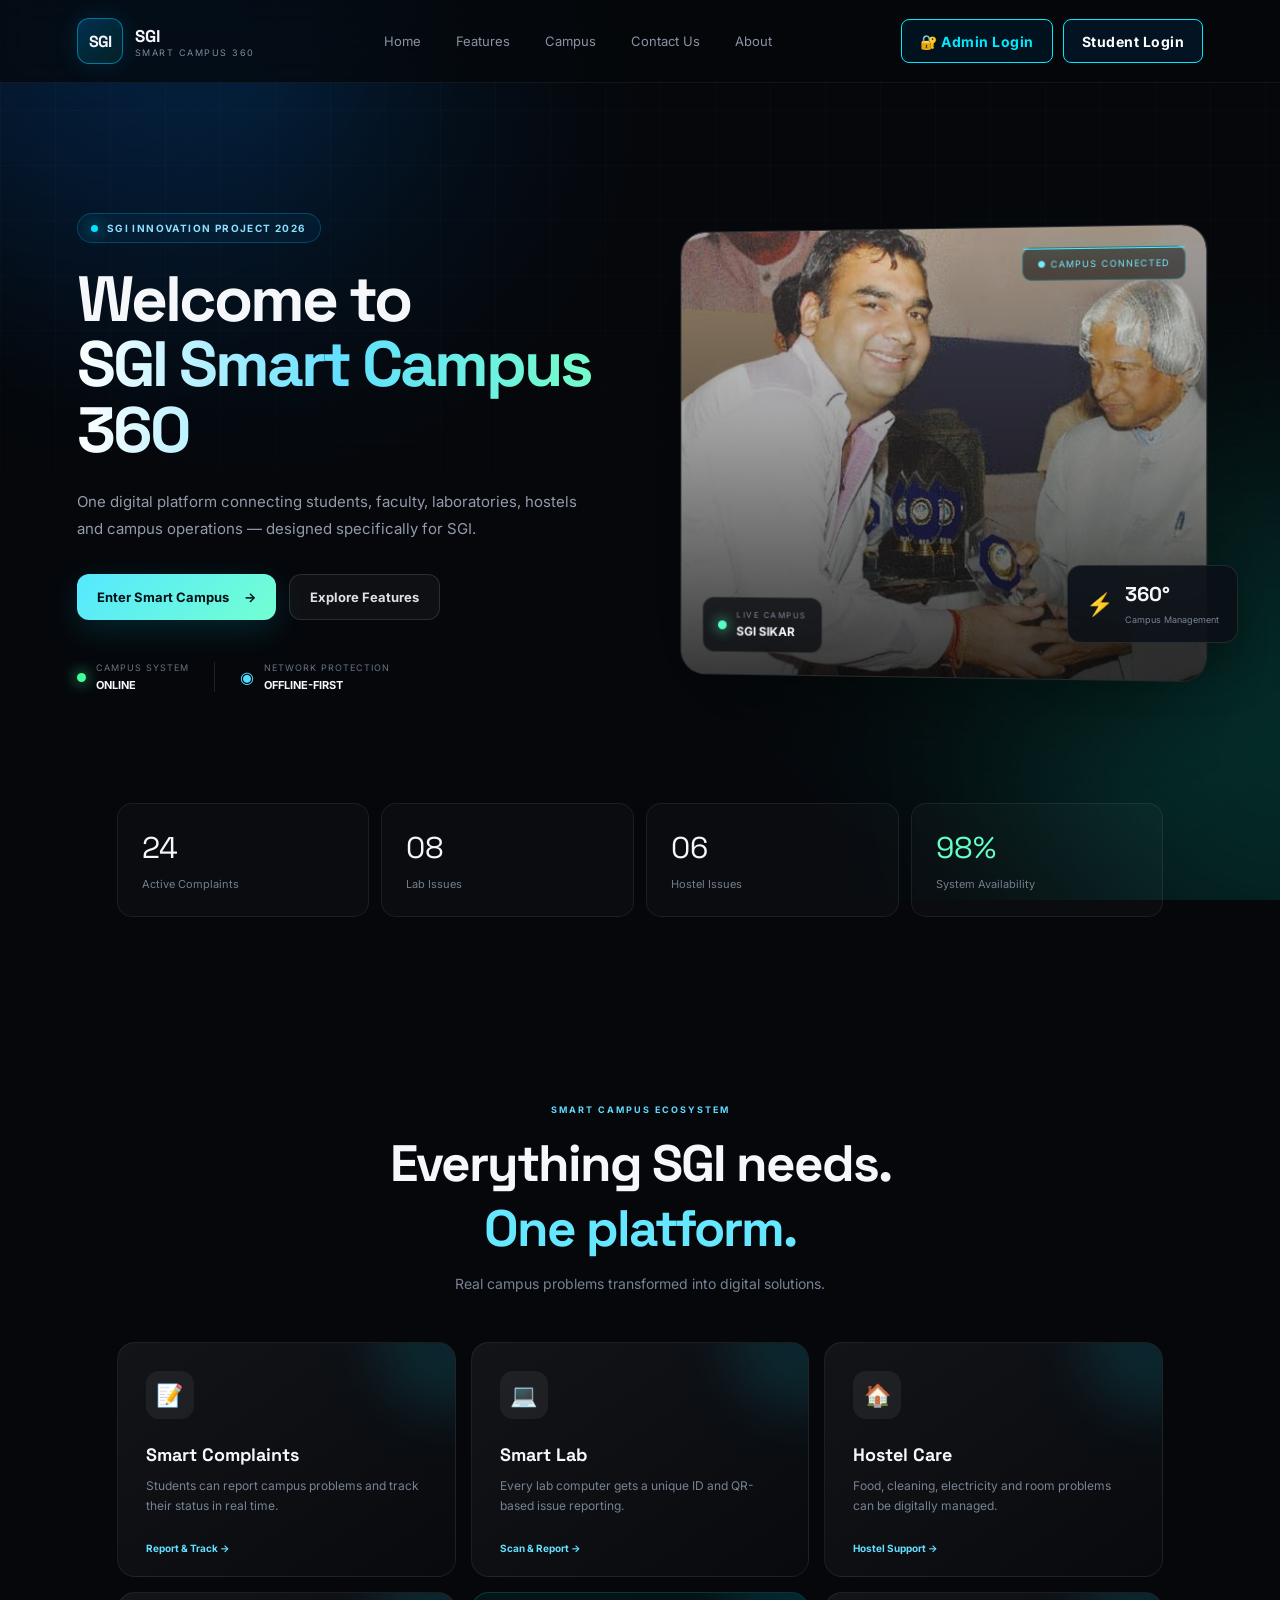
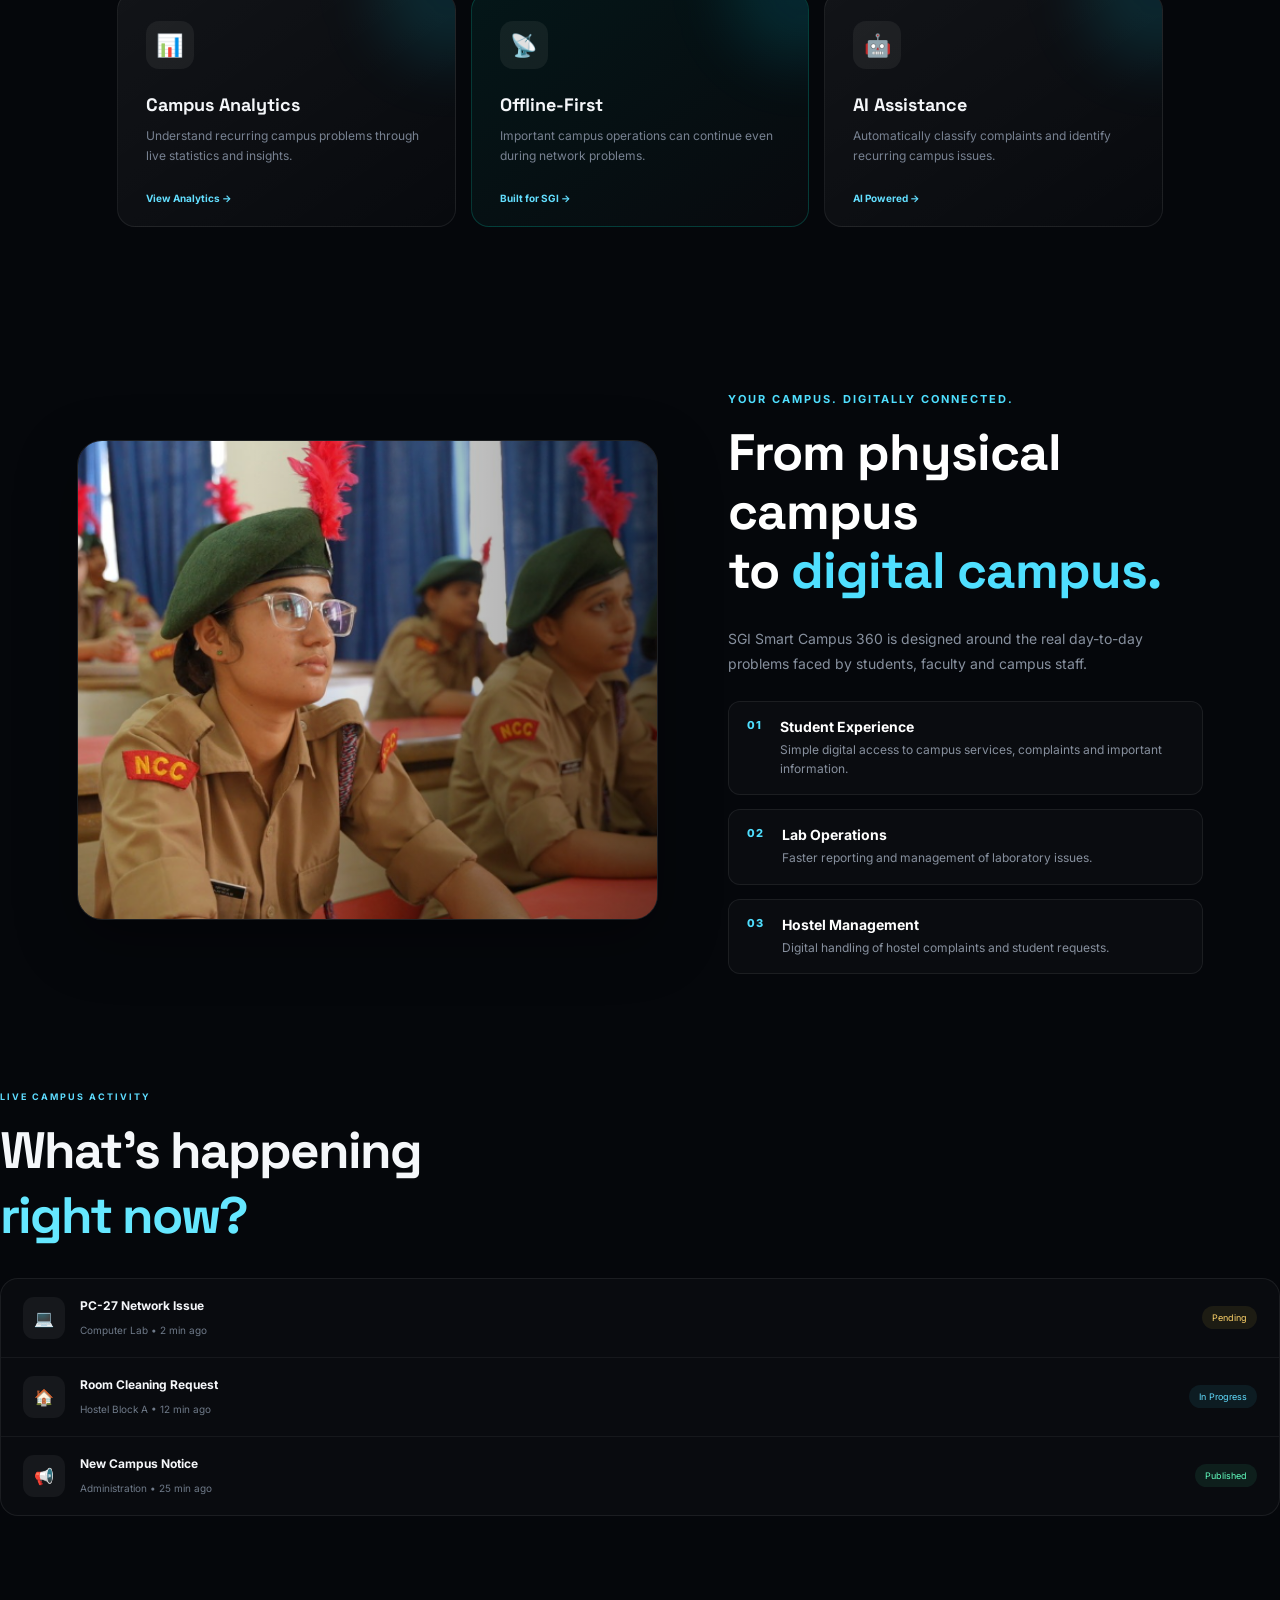
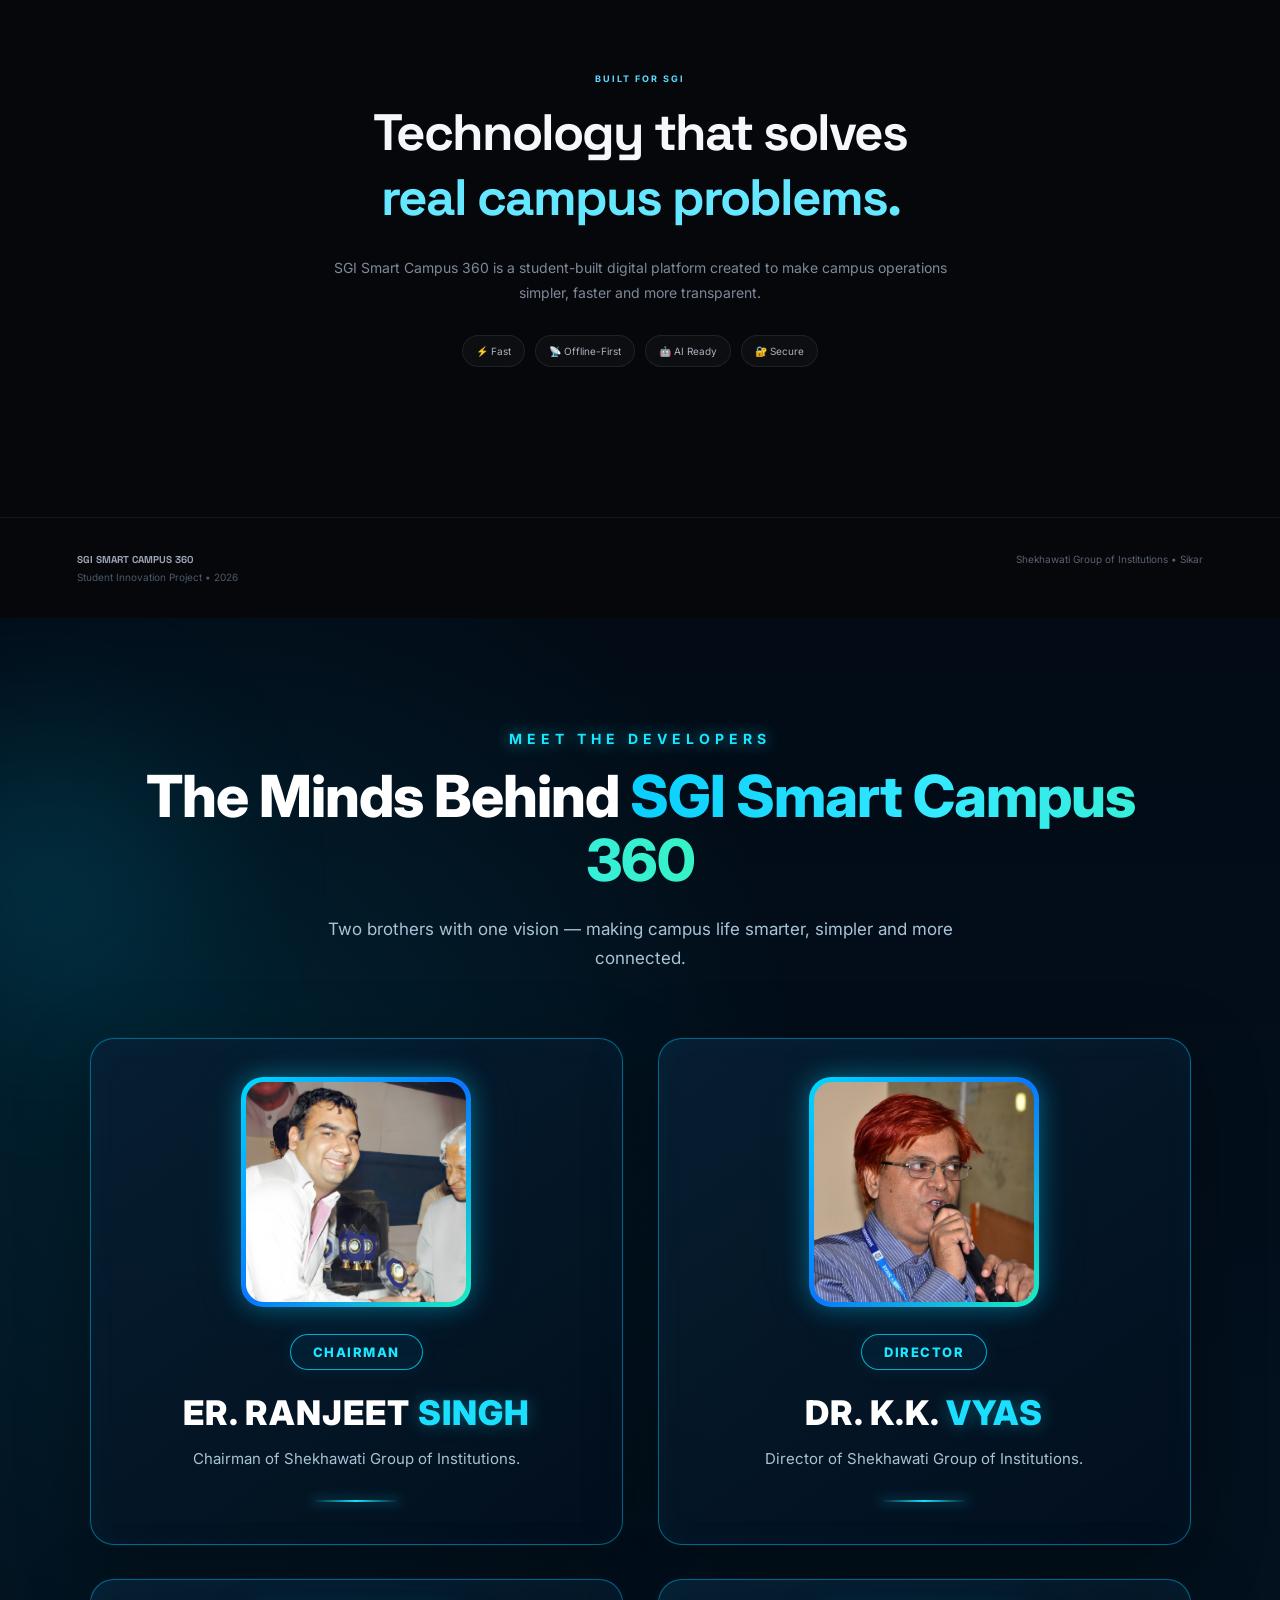
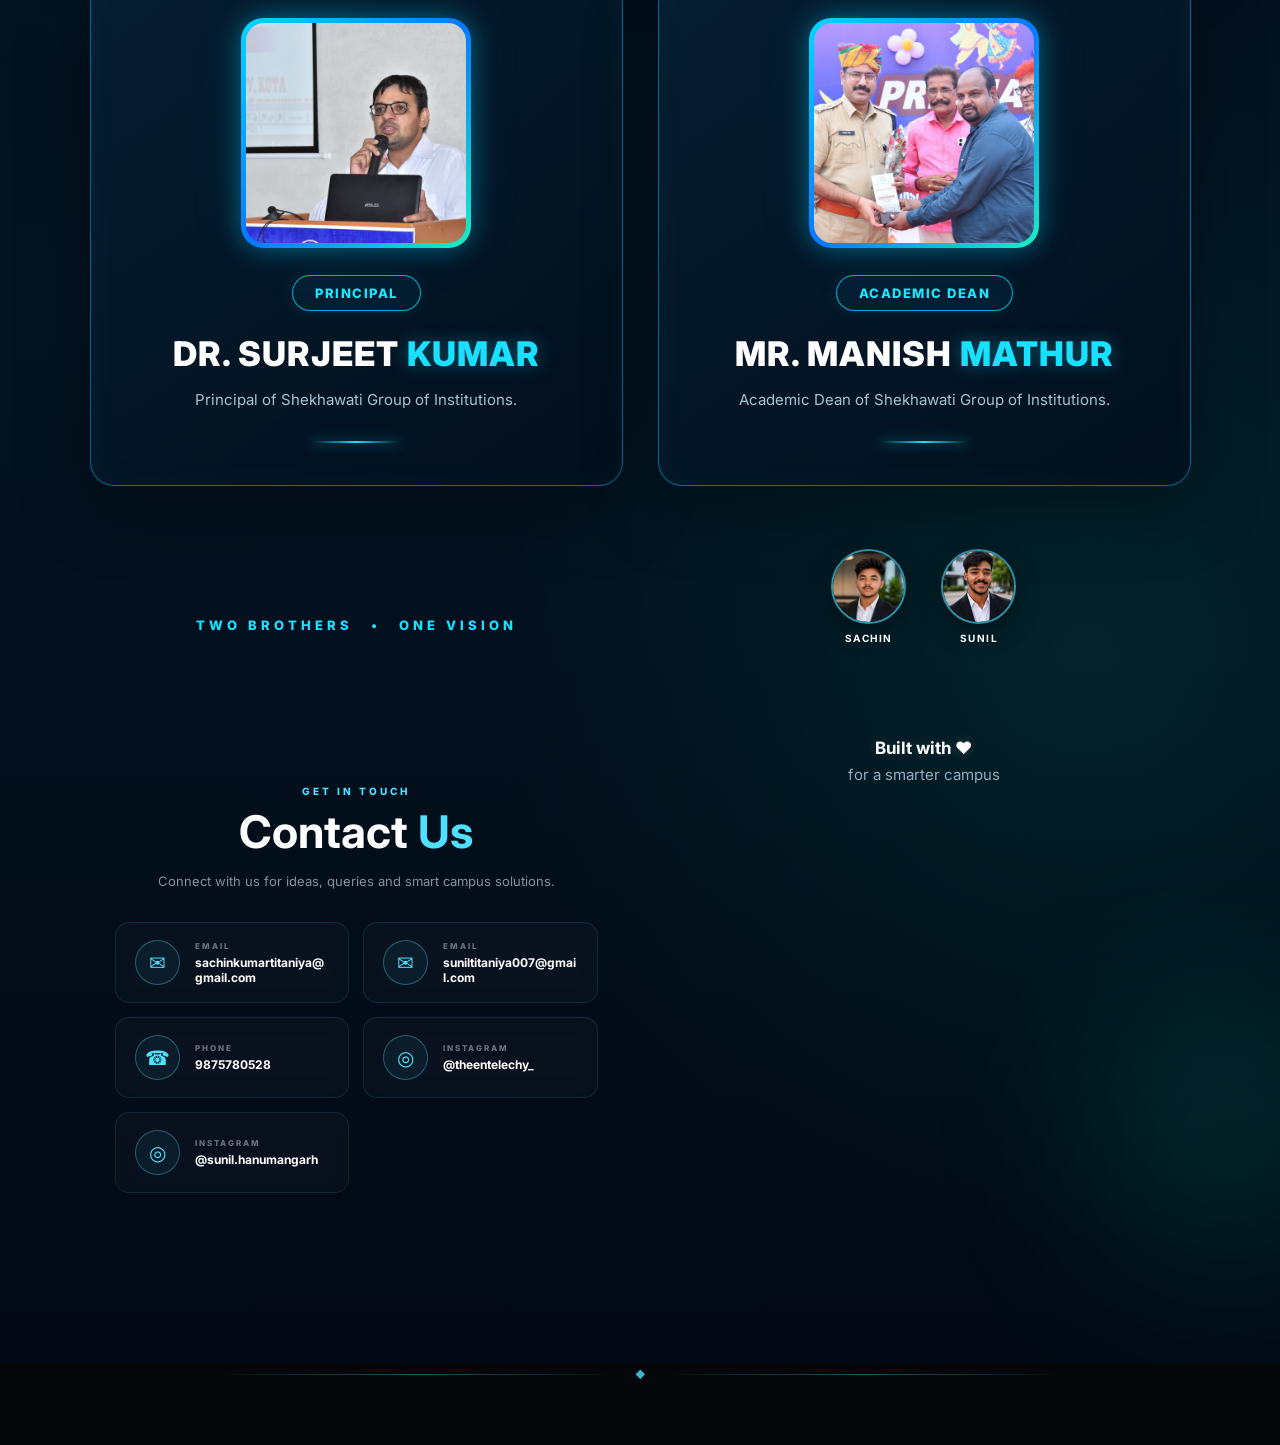
<file: index.html>
<!DOCTYPE html>
<html lang="en">

<head>

    <meta charset="UTF-8">

    <meta
        name="viewport"
        content="width=device-width, initial-scale=1.0"
    >

    <title>SGI Smart Campus 360</title>

    <meta
        name="description"
        content="SGI Smart Campus 360 - A digital campus operations platform for Shekhawati Group of Institutions."
    >

    <link rel="stylesheet" href="style.css">

</head>


<body>


    <!-- BACKGROUND -->

    <div class="background">

        <div class="orb orb-1"></div>

        <div class="orb orb-2"></div>

        <div class="grid"></div>

    </div>



    <!-- NAVBAR -->

    <header class="navbar">

        <div class="brand">

            <div class="sgi-logo">
                <span>SGI</span>
            </div>

            <div class="brand-text">

                <strong>SGI</strong>

                <span>SMART CAMPUS 360</span>

            </div>

        </div>


        <nav class="nav-links">

            <a href="#home">
                Home
            </a>

            <a href="#features">
                Features
            </a>

            <a href="#campus">
                Campus
            </a>

            <a href="#contact">
    Contact Us
</a>
            <a href="#about">
                About
            </a>

        </nav>


        <!-- LOGIN BUTTONS -->

        <div class="login-buttons">

            <button
                class="admin-login-btn"
                onclick="openAdminLogin()"
            >
                🔐 Admin Login
            </button>


            <button
                class="login-btn"
                onclick="openLogin()"
            >
                Student Login
            </button>

        </div>

    </header>



    <!-- HERO -->

    <main id="home">

        <section class="hero">


            <div class="hero-content">


                <div class="innovation-badge">

                    <span class="pulse"></span>

                    SGI INNOVATION PROJECT 2026

                </div>



                <h1>

                    Welcome to

                    <span>
                        SGI Smart Campus 360
                    </span>

                </h1>



                <p class="hero-description">

                    One digital platform connecting students, faculty,
                    laboratories, hostels and campus operations —
                    designed specifically for SGI.

                </p>



                <div class="hero-buttons">

                    <button
                        class="primary-btn"
                        onclick="openLogin()"
                    >

                        Enter Smart Campus

                        <span>
                            →
                        </span>

                    </button>


                    <a
                        href="#features"
                        class="secondary-btn"
                    >
                        Explore Features
                    </a>

                </div>



                <!-- SYSTEM STATUS -->

                <div class="system-status">


                    <div class="status-item">

                        <span class="status-dot"></span>

                        <div>

                            <small>
                                Campus System
                            </small>

                            <strong>
                                ONLINE
                            </strong>

                        </div>

                    </div>


                    <div class="status-line"></div>


                    <div class="status-item">

                        <span class="offline-icon">
                            ◉
                        </span>

                        <div>

                            <small>
                                Network Protection
                            </small>

                            <strong>
                                OFFLINE-FIRST
                            </strong>

                        </div>

                    </div>

                </div>

            </div>



            <!-- CAMPUS VISUAL -->

            <div class="hero-visual">


                <div class="campus-card">


                    <!-- HERO IMAGE SLIDER -->

                    <div class="hero-slider">

                        <img
                          src="assets/sgi campus 2.jpg"
                            class="hero-slide active"
                            alt="SGI Campus"
                        >

                        <img
                            src="assets/ranjit sir.jpg"
                            class="hero-slide"
                            alt="SGI NCC"
                        >

                        <img
                            src="assets/staff.jpg"
                            class="hero-slide"
                            alt="SGI Laboratory"
                        >

                        <img
                           src="assets/vyas.jpg"
                            class="hero-slide"
                            alt="SGI Management"
                        >

                    </div>


                    <div class="image-overlay"></div>



                    <!-- FLOATING CAMPUS INFO -->

                    <div class="campus-label">

                        <span class="location-dot"></span>

                        <div>

                            <small>
                                LIVE CAMPUS
                            </small>

                            <strong>
                                SGI SIKAR
                            </strong>

                        </div>

                    </div>



                    <div class="campus-scan">

                        <span class="scan-line"></span>

                        <div class="scan-content">

                            <span>
                                ●
                            </span>

                            CAMPUS CONNECTED

                        </div>

                    </div>

                </div>



                <!-- FLOATING STAT CARD -->

                <div class="floating-stat">

                    <div class="stat-icon">
                        ⚡
                    </div>

                    <div>

                        <strong>
                            360°
                        </strong>

                        <span>
                            Campus Management
                        </span>

                    </div>

                </div>

            </div>

        </section>



        <!-- QUICK STATS -->

        <section class="stats-section">


            <div class="stat-card">

                <span class="stat-number">
                    24
                </span>

                <span class="stat-label">
                    Active Complaints
                </span>

            </div>


            <div class="stat-card">

                <span class="stat-number">
                    08
                </span>

                <span class="stat-label">
                    Lab Issues
                </span>

            </div>


            <div class="stat-card">

                <span class="stat-number">
                    06
                </span>

                <span class="stat-label">
                    Hostel Issues
                </span>

            </div>


            <div class="stat-card">

                <span class="stat-number green">
                    98%
                </span>

                <span class="stat-label">
                    System Availability
                </span>

            </div>

        </section>



        <!-- FEATURES -->

        <section
            id="features"
            class="section"
        >


            <div class="section-heading">

                <span>
                    SMART CAMPUS ECOSYSTEM
                </span>

                <h2>

                    Everything SGI needs.

                    <strong>
                        One platform.
                    </strong>

                </h2>

                <p>

                    Real campus problems transformed into
                    digital solutions.

                </p>

            </div>



            <div class="feature-grid">


                <div
                    class="feature-card"
                    onclick="openLogin()"
                >

                    <div class="feature-icon">
                        📝
                    </div>

                    <h3>
                        Smart Complaints
                    </h3>

                    <p>

                        Students can report campus problems
                        and track their status in real time.

                    </p>

                    <span class="feature-link">
                        Report & Track →
                    </span>

                </div>



                <div
                    class="feature-card"
                    onclick="openLogin()"
                >

                    <div class="feature-icon">
                        💻
                    </div>

                    <h3>
                        Smart Lab
                    </h3>

                    <p>

                        Every lab computer gets a unique ID
                        and QR-based issue reporting.

                    </p>

                    <span class="feature-link">
                        Scan & Report →
                    </span>

                </div>



                <div
                    class="feature-card"
                    onclick="openLogin()"
                >

                    <div class="feature-icon">
                        🏠
                    </div>

                    <h3>
                        Hostel Care
                    </h3>

                    <p>

                        Food, cleaning, electricity and room
                        problems can be digitally managed.

                    </p>

                    <span class="feature-link">
                        Hostel Support →
                    </span>

                </div>



                <div
                    class="feature-card"
                    onclick="openLogin()"
                >

                    <div class="feature-icon">
                        📊
                    </div>

                    <h3>
                        Campus Analytics
                    </h3>

                    <p>

                        Understand recurring campus problems
                        through live statistics and insights.

                    </p>

                    <span class="feature-link">
                        View Analytics →
                    </span>

                </div>



                <div
                    class="feature-card highlight-card"
                    onclick="openLogin()"
                >

                    <div class="feature-icon">
                        📡
                    </div>

                    <h3>
                        Offline-First
                    </h3>

                    <p>

                        Important campus operations can
                        continue even during network problems.

                    </p>

                    <span class="feature-link">
                        Built for SGI →
                    </span>

                </div>



                <div
                    class="feature-card"
                    onclick="openLogin()"
                >

                    <div class="feature-icon">
                        🤖
                    </div>

                    <h3>
                        AI Assistance
                    </h3>

                    <p>

                        Automatically classify complaints
                        and identify recurring campus issues.

                    </p>

                    <span class="feature-link">
                        AI Powered →
                    </span>

                </div>

            </div>

        </section>


<!-- CAMPUS SECTION -->

<section
    id="campus"
    class="campus-section"
>
<div class="campus-image">

    <img
        src="assets/sgi-campus.jpg"
        class="campus-slide active"
        alt="SGI Campus"
    >

    <img
        src="assets/ncc.jpg"
        class="campus-slide"
        alt="SGI NCC"
    >

    <img
        src="assets/manage.jpg"
        class="campus-slide"
        alt="SGI Management"
    >

    <img
        src="assets/lab.jpg"
        class="campus-slide"
        alt="SGI Laboratory"
    >

    <div class="campus-image-overlay"></div>

</div>

    <div class="campus-content">

        <span class="campus-tag">
            YOUR CAMPUS. DIGITALLY CONNECTED.
        </span>


        <h2>
            From physical campus
            <br>
            to
            <strong>
                digital campus.
            </strong>
        </h2>


        <p>
            SGI Smart Campus 360 is designed around the real
            day-to-day problems faced by students, faculty
            and campus staff.
        </p>


        <div class="campus-points">


            <div class="campus-point">

                <span class="campus-point-number">
                    01
                </span>

                <div>

                    <strong>
                        Student Experience
                    </strong>

                    <p>
                        Simple digital access to campus services,
                        complaints and important information.
                    </p>

                </div>

            </div>


            <div class="campus-point">

                <span class="campus-point-number">
                    02
                </span>

                <div>

                    <strong>
                        Lab Operations
                    </strong>

                    <p>
                        Faster reporting and management of
                        laboratory issues.
                    </p>

                </div>

            </div>


            <div class="campus-point">

                <span class="campus-point-number">
                    03
                </span>

                <div>

                    <strong>
                        Hostel Management
                    </strong>

                    <p>
                        Digital handling of hostel complaints
                        and student requests.
                    </p>

                </div>

            </div>


        </div>

    </div>

</section>


<!-- ACTIVITY -->
        <!-- ACTIVITY -->

        <section class="<!-- CAMPUS SECTION -->activity-section">


            <div class="section-heading left">

                <span>
                    LIVE CAMPUS ACTIVITY
                </span>

                <h2>

                    What's happening

                    <strong>
                        right now?
                    </strong>

                </h2>

            </div>



            <div class="activity-panel">


                <div class="activity-row">

                    <div class="activity-icon lab">
                        💻
                    </div>

                    <div class="activity-info">

                        <strong>
                            PC-27 Network Issue
                        </strong>

                        <span>
                            Computer Lab • 2 min ago
                        </span>

                    </div>

                    <span class="activity-status pending">
                        Pending
                    </span>

                </div>



                <div class="activity-row">

                    <div class="activity-icon hostel">
                        🏠
                    </div>

                    <div class="activity-info">

                        <strong>
                            Room Cleaning Request
                        </strong>

                        <span>
                            Hostel Block A • 12 min ago
                        </span>

                    </div>

                    <span class="activity-status progress">
                        In Progress
                    </span>

                </div>



                <div class="activity-row">

                    <div class="activity-icon notice">
                        📢
                    </div>

                    <div class="activity-info">

                        <strong>
                            New Campus Notice
                        </strong>

                        <span>
                            Administration • 25 min ago
                        </span>

                    </div>

                    <span class="activity-status resolved">
                        Published
                    </span>

                </div>

            </div>

    

        <!-- ABOUT -->

        <section
            id="about"
            class="about-section"
        >

            <div class="about-content">

                <span class="section-tag">
                    BUILT FOR SGI
                </span>

                <h2>

                    Technology that solves

                    <span>
                        real campus problems.
                    </span>

                </h2>

                <p>

                    SGI Smart Campus 360 is a student-built
                    digital platform created to make campus
                    operations simpler, faster and more transparent.

                </p>

                <div class="about-badges">

                    <span>
                        ⚡ Fast
                    </span>

                    <span>
                        📡 Offline-First
                    </span>

                    <span>
                        🤖 AI Ready
                    </span>

                    <span>
                        🔐 Secure
                    </span>

                </div>

            </div>

        </section>

    </main>



    <!-- FOOTER -->

    <footer>

        <div>

            <strong>
                SGI SMART CAMPUS 360
            </strong>

            <span>
                Student Innovation Project • 2026
            </span>

        </div>

        <div>
            Shekhawati Group of Institutions • Sikar
        </div>

    </footer>



    <!-- LOGIN MODAL -->

    <div
        id="loginModal"
        class="modal"
    >

        <div class="modal-box">


            <button
                class="close-btn"
                onclick="closeLogin()"
            >
                ×
            </button>


            <div class="modal-logo">
                SGI
            </div>


            <span class="modal-tag">
                SMART CAMPUS 360
            </span>


            <h2>
                Welcome Back
            </h2>


            <p>
                Enter your campus credentials to continue.
            </p>


            <form>


                <label>
                    Student / Faculty ID
                </label>

                <input
                    type="text"
                    id="loginCampusId"
                    placeholder="Enter your ID"
                >


                <label>
                    Password
                </label>

                <input
                    type="password"
                    id="loginPassword"
                    placeholder="Enter password"
                >


                <button
                    type="button"
                    class="primary-btn login-submit"
                    onclick="demoLogin()"
                >

                    Continue

                    <span>
                        →
                    </span>

                </button>


                <div class="register-link">

                    New student?

                    <button
                        type="button"
                        onclick="openRegister()"
                    >
                        Create Account
                    </button>

                </div>

            </form>


            <small class="demo-note">
                Demo interface • Backend authentication coming next
            </small>

        </div>

    </div>



    <!-- REGISTRATION MODAL -->

    <div
        id="registerModal"
        class="modal"
    >

        <div class="modal-box">


            <button
                class="close-btn"
                onclick="closeRegister()"
            >
                ×
            </button>


            <div class="modal-logo">
                SGI
            </div>


            <span class="modal-tag">
                SMART CAMPUS 360
            </span>


            <h2>
                Create Account
            </h2>


            <p>
                Register your student account to access the campus.
            </p>


            <form>


                <label>
                    Full Name
                </label>

                <input
                    type="text"
                    id="registerName"
                    placeholder="Enter your full name"
                >


                <label>
                    Campus ID
                </label>

                <input
                    type="text"
                    id="registerCampusId"
                    placeholder="Enter your campus ID"
                >


                <label>
                    Branch
                </label>

                <select id="registerBranch">

                    <option value="">
                        Select Branch
                    </option>

                    <option value="CSE">
                        Computer Science Engineering
                    </option>

                    <option value="ECE">
                        Electronics & Communication
                    </option>

                    <option value="ME">
                        Mechanical Engineering
                    </option>

                    <option value="CE">
                        Civil Engineering
                    </option>

                </select>


                <label>
                    Semester
                </label>

                <select id="registerSemester">

                    <option value="">
                        Select Semester
                    </option>

                    <option value="1">
                        Semester 1
                    </option>

                    <option value="2">
                        Semester 2
                    </option>

                    <option value="3">
                        Semester 3
                    </option>

                    <option value="4">
                        Semester 4
                    </option>

                    <option value="5">
                        Semester 5
                    </option>

                    <option value="6">
                        Semester 6
                    </option>

                    <option value="7">
                        Semester 7
                    </option>

                    <option value="8">
                        Semester 8
                    </option>

                </select>


                <label>
                    Password
                </label>

                <input
                    type="password"
                    id="registerPassword"
                    placeholder="Create a password"
                >


                <button
                    type="button"
                    class="primary-btn"
                    onclick="registerStudent()"
                >

                    Create Account

                    <span>
                        →
                    </span>

                </button>

            </form>

        </div>

    </div>



    <!-- DEVELOPERS SECTION -->

    <section class="developers-section">


        <div class="developers-glow glow-one"></div>

        <div class="developers-glow glow-two"></div>


        <div class="developers-heading">

            <span class="developers-label">
                MEET THE DEVELOPERS
            </span>

            <h2>

                The Minds Behind

                <span>
                    SGI Smart Campus 360
                </span>

            </h2>

            <p>

                Two brothers with one vision —
                making campus life smarter, simpler and more connected.

            </p>

        </div>



  <div class="developers-container">

<!-- 1. CHAIRMAN -->

<!-- ER. RANJEET SINGH -->
<div class="developer-card">

    <div class="developer-image-box">
        <img
            src="assets/ranjit sir 2.jpg"
            alt="Er. Ranjeet Singh"
        >
    </div>

    <div class="developer-role">
        CHAIRMAN
    </div>

    <h3>
        ER. RANJEET
        <span>SINGH</span>
    </h3>

    <p class="developer-description">
        Chairman of Shekhawati Group of Institutions.
    </p>

    <div class="developer-line"></div>

</div>


<!-- 2. DIRECTOR -->

<!-- DR. K.K. VYAS -->
<div class="developer-card">

    <div class="developer-image-box">
        <img
            src="assets/vyas sir.jpg"
            alt="Dr. K.K. Vyas"
        >
    </div>

    <div class="developer-role">
        DIRECTOR
    </div>

    <h3>
        DR. K.K.
        <span>VYAS</span>
    </h3>

    <p class="developer-description">
        Director of Shekhawati Group of Institutions.
    </p>

    <div class="developer-line"></div>

</div>


<!-- 3. PRINCIPAL -->

<!-- DR. SURJEET KUMAR -->
<div class="developer-card">

    <div class="developer-image-box">
        <img
            src="assets/surjit sir.jpg"
            alt="Dr. Surjeet Kumar"
        >
    </div>

    <div class="developer-role">
        PRINCIPAL
    </div>

    <h3>
        DR. SURJEET
        <span>KUMAR</span>
    </h3>

    <p class="developer-description">
        Principal of Shekhawati Group of Institutions.
    </p>

    <div class="developer-line"></div>

</div>


<!-- 4. ACADEMIC DEAN -->

<!-- MR. MANISH MATHUR -->
<div class="developer-card">

    <div class="developer-image-box">
        <img
            src="assets/manish mathur.jpg"
            alt="Mr. Manish Mathur"
        >
    </div>

    <div class="developer-role">
        ACADEMIC DEAN
    </div>

    <h3>
        MR. MANISH
        <span>MATHUR</span>
    </h3>

    <p class="developer-description">
        Academic Dean of Shekhawati Group of Institutions.
    </p>

    <div class="developer-line"></div>

</div>



        <div class="developers-footer">

            <div class="footer-line"></div>

            <span>
                TWO BROTHERS
            </span>

            <b>
                •
            </b>

            <span>
                ONE VISION
            </span>

            <div class="footer-line"></div>

        </div>

<!-- DEVELOPERS PHOTOS -->

<div class="developers-mini">

    <div class="developer-mini-card">

        <img
            src="assets/sachin.jpg"
            alt="Sachin Titaniya"
        >

        <span>SACHIN</span>

    </div>


    <div class="developer-mini-card">

        <img
            src="assets/brother.jpg"
            alt="Sunil Titaniya"
        >

        <span>SUNIL</span>

    </div>

</div>
<!-- CONTACT US -->

<section
    id="contact"
    class="contact-section"
>

    <div class="contact-heading">

        <span class="contact-label">
            GET IN TOUCH
        </span>

        <h2>
            Contact
            <span>Us</span>
        </h2>

        <p>
            Connect with us for ideas, queries and smart campus solutions.
        </p>

    </div>


    <div class="contact-container">


        <!-- EMAIL 1 -->

        <a
            href="mailto:sachinkumartitaniya@gmail.com"
            class="contact-card"
        >

            <div class="contact-icon">
                ✉
            </div>

            <div class="contact-info">
                <span>EMAIL</span>
                <strong>
                    sachinkumartitaniya@gmail.com
                </strong>
            </div>

        </a>


        <!-- EMAIL 2 -->

        <a
            href="mailto:suniltitaniya007@gmail.com"
            class="contact-card"
        >

            <div class="contact-icon">
                ✉
            </div>

            <div class="contact-info">
                <span>EMAIL</span>
                <strong>
                    suniltitaniya007@gmail.com
                </strong>
            </div>

        </a>


        <!-- PHONE -->

        <a
            href="tel:9875780528"
            class="contact-card"
        >

            <div class="contact-icon">
                ☎
            </div>

            <div class="contact-info">
                <span>PHONE</span>
                <strong>
                    9875780528
                </strong>
            </div>

        </a>


        <!-- INSTAGRAM 1 -->

        <a
            href="https://instagram.com/theentelechy_"
            target="_blank"
            rel="noopener noreferrer"
            class="contact-card"
        >

            <div class="contact-icon">
                ◎
            </div>

            <div class="contact-info">
                <span>INSTAGRAM</span>
                <strong>
                    @theentelechy_
                </strong>
            </div>

        </a>


        <!-- INSTAGRAM 2 -->

        <a
            href="https://instagram.com/sunil.hanumangarh"
            target="_blank"
            rel="noopener noreferrer"
            class="contact-card"
        >

            <div class="contact-icon">
                ◎
            </div>

            <div class="contact-info">
                <span>INSTAGRAM</span>
                <strong>
                    @sunil.hanumangarh
                </strong>
            </div>

        </a>


    </div>

</section>
        <div class="developers-tagline">

            <strong>
                Built with ❤️
            </strong>

            <br>

            for a smarter campus

        </div>

    </section>

<!-- CONTACT DIVIDER -->

<div class="contact-divider">

    <span></span>

    <b>◆</b>

    <span></span>

</div>

    <!-- ADMIN LOGIN MODAL -->

    <div
        id="adminLoginModal"
        class="admin-modal"
    >

        <div class="admin-modal-box">


            <button
                class="admin-close"
                onclick="closeAdminLogin()"
            >
                ×
            </button>


            <div class="admin-icon">
                🔐
            </div>


            <h2>
                ADMIN LOGIN
            </h2>


            <p>
                SGI Smart Campus 360
            </p>


            <input
                type="text"
                id="adminId"
                placeholder="Admin ID"
            >


            <input
                type="password"
                id="adminPassword"
                placeholder="Password"
            >


            <button
                class="admin-submit-btn"
                onclick="adminLogin()"
            >
                LOGIN AS ADMIN
            </button>


            <div id="adminLoginMessage"></div>

        </div>

    </div>



    <script src="script.js"></script>


</body>

</html>
</file>
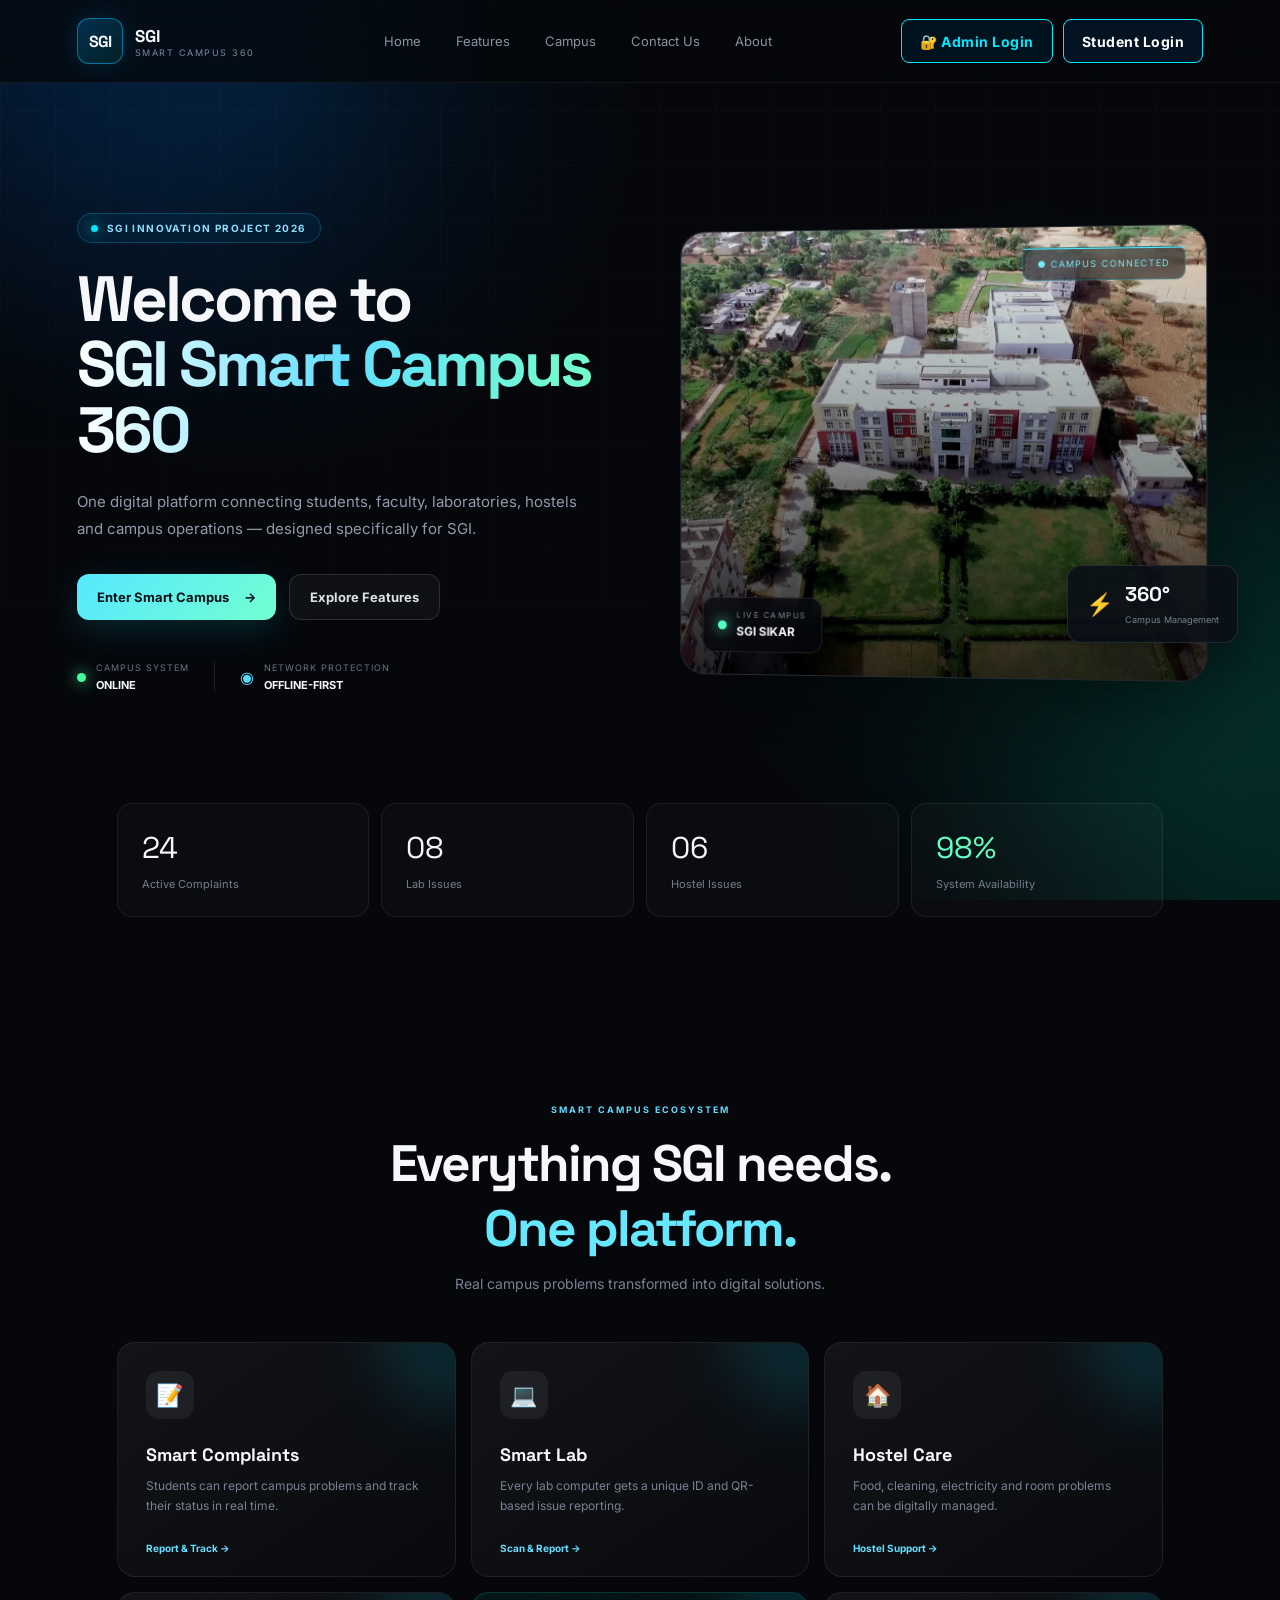
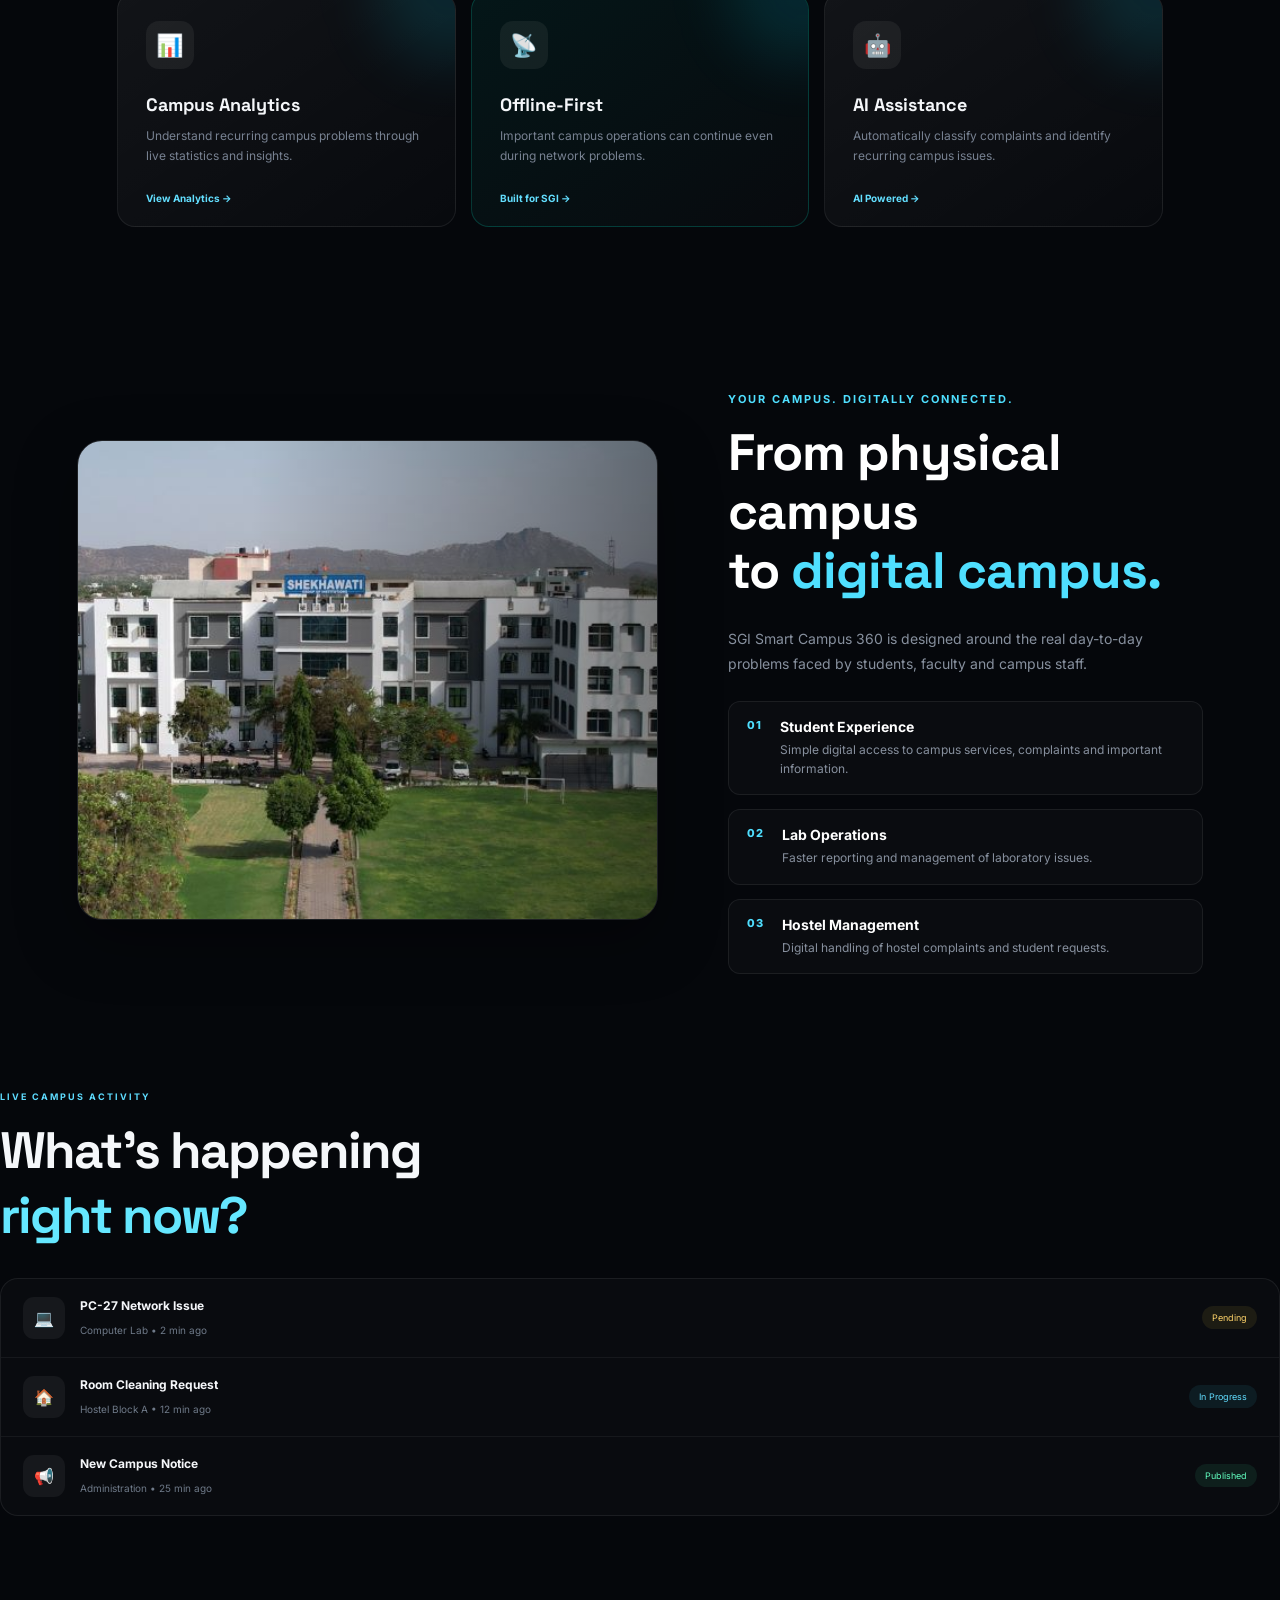
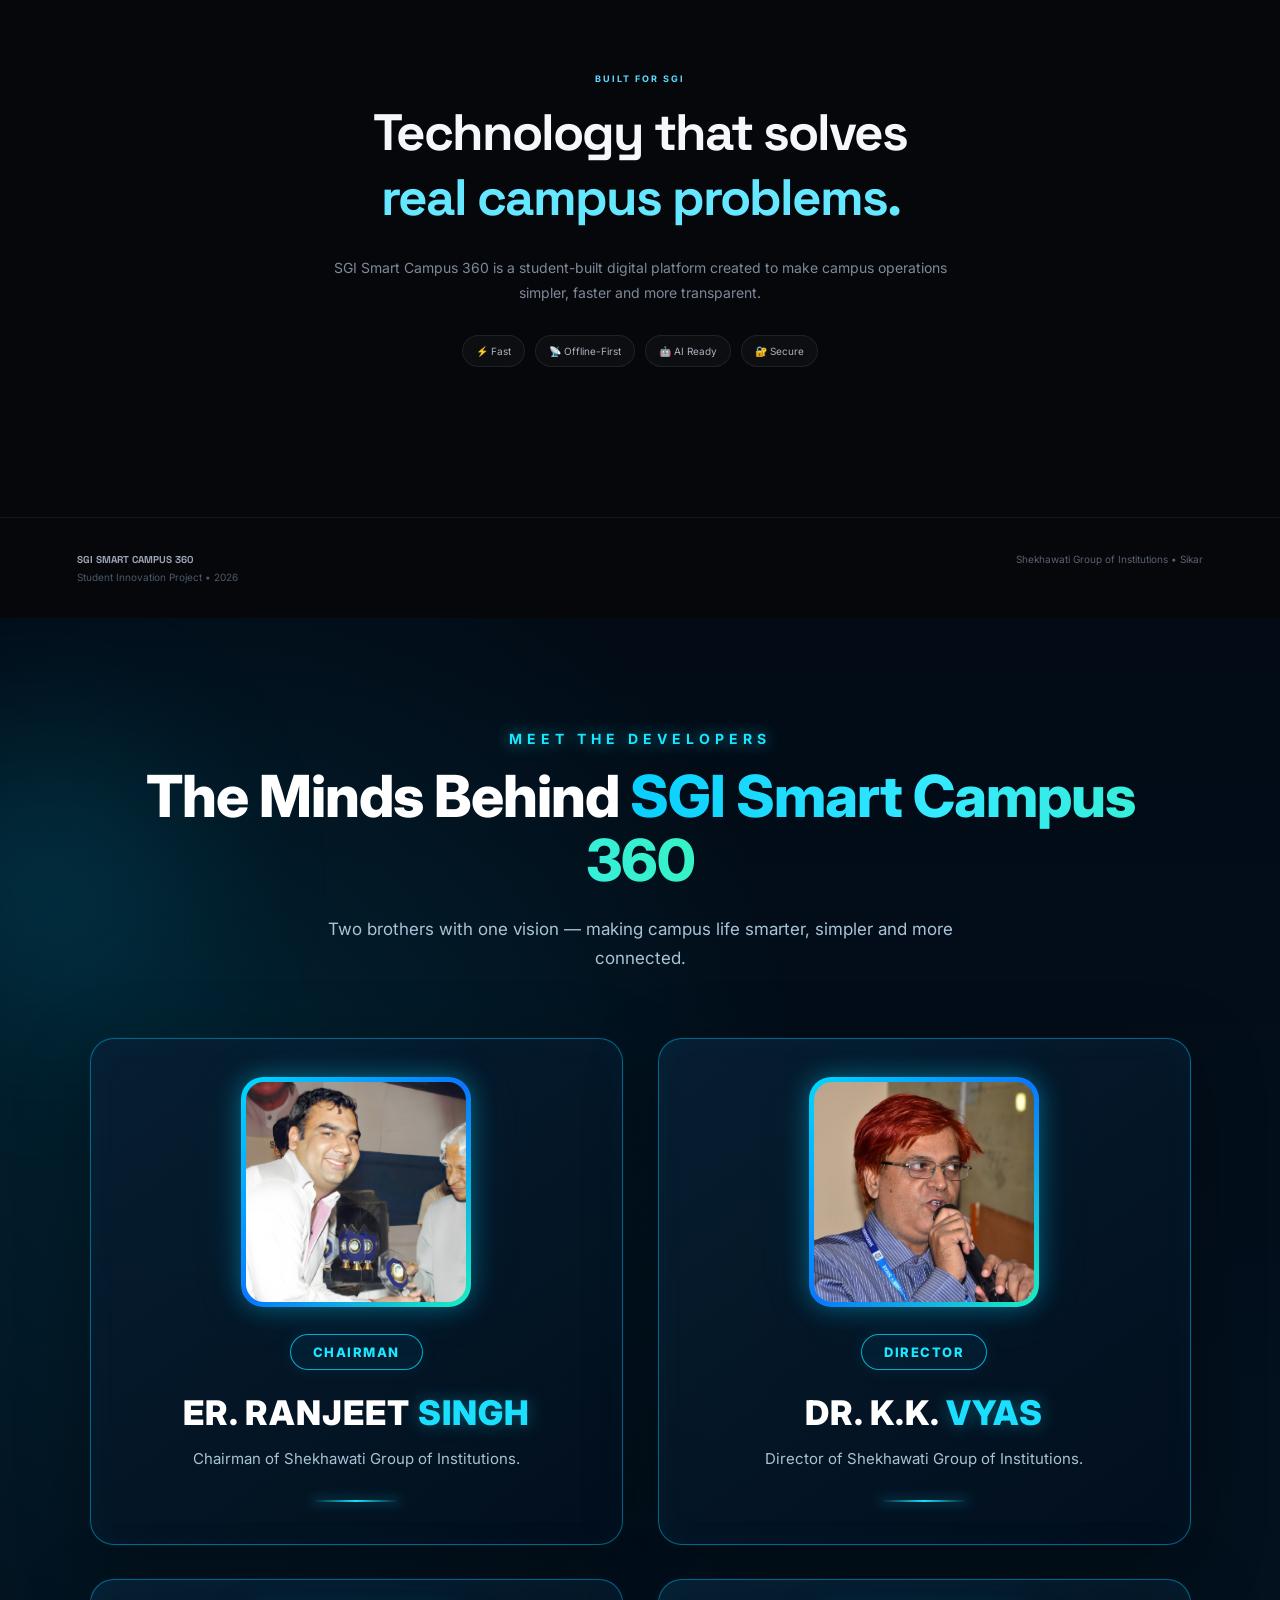
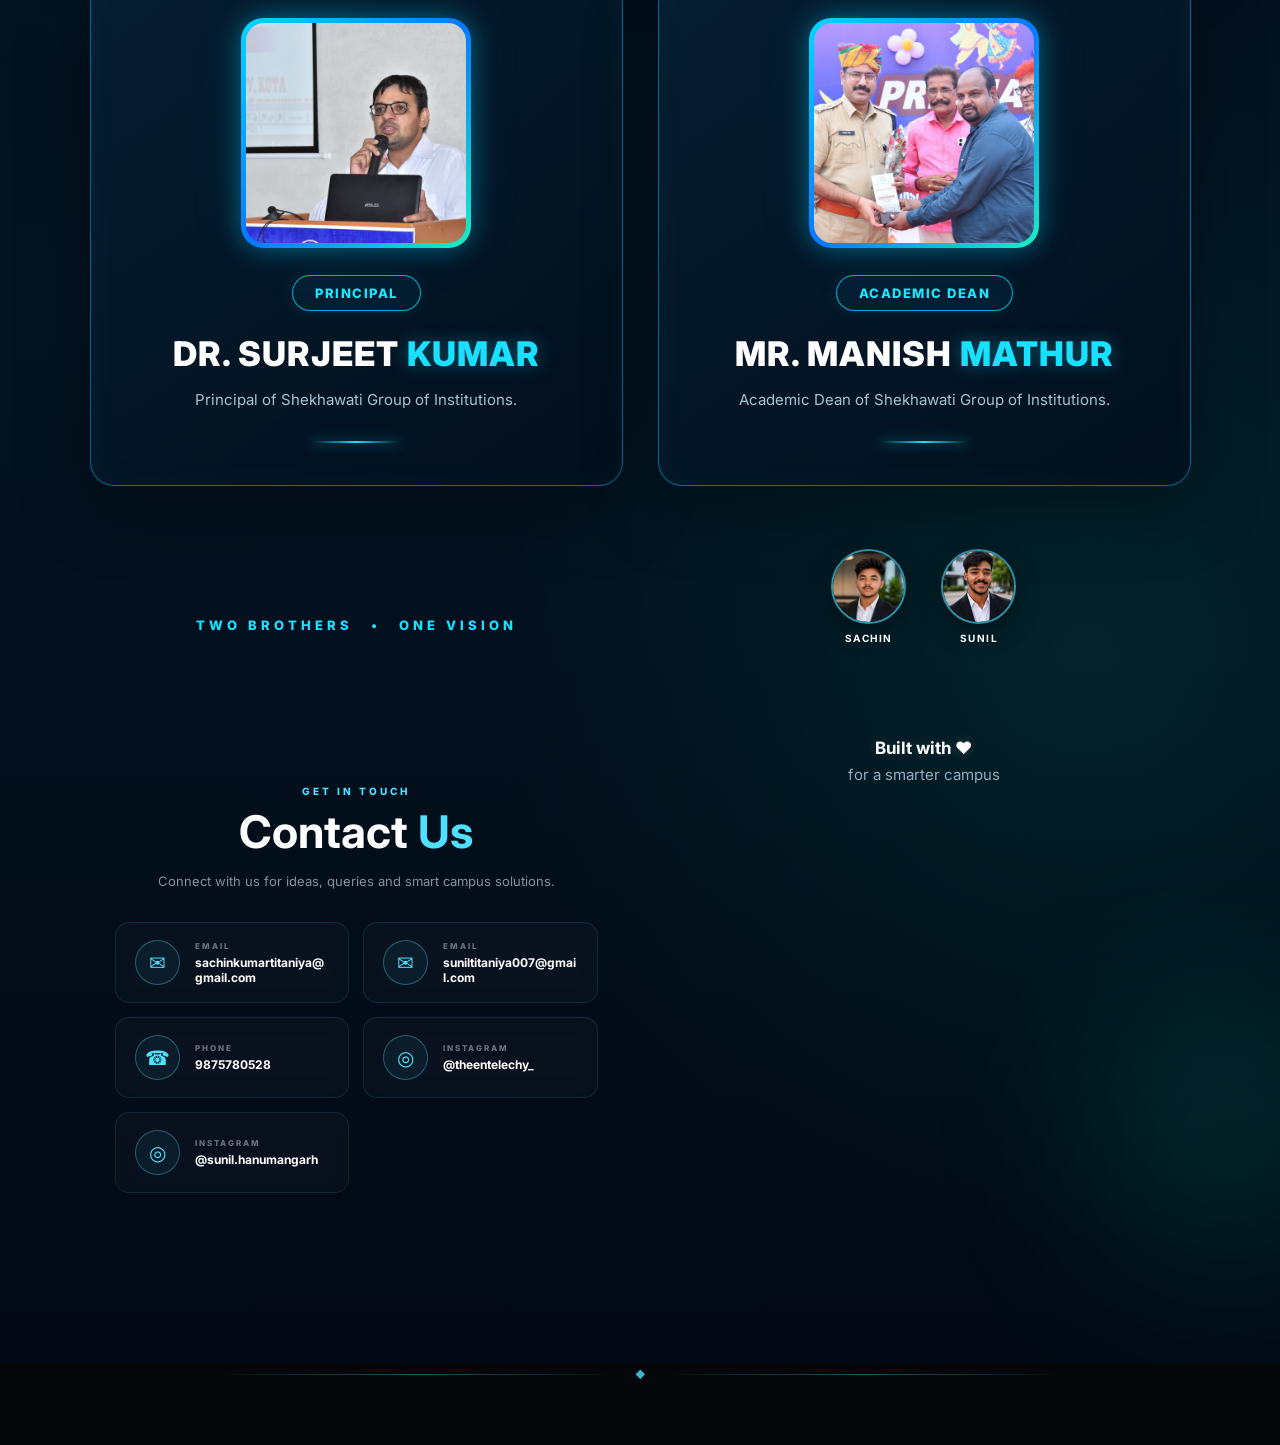
<file: frontend/index.html>
<!DOCTYPE html>
<html lang="en">

<head>

    <meta charset="UTF-8">

    <meta
        name="viewport"
        content="width=device-width, initial-scale=1.0"
    >

    <title>SGI Smart Campus 360</title>

    <meta
        name="description"
        content="SGI Smart Campus 360 - A digital campus operations platform for Shekhawati Group of Institutions."
    >

    <link rel="stylesheet" href="style.css">

</head>


<body>


    <!-- BACKGROUND -->

    <div class="background">

        <div class="orb orb-1"></div>

        <div class="orb orb-2"></div>

        <div class="grid"></div>

    </div>



    <!-- NAVBAR -->

    <header class="navbar">

        <div class="brand">

            <div class="sgi-logo">
                <span>SGI</span>
            </div>

            <div class="brand-text">

                <strong>SGI</strong>

                <span>SMART CAMPUS 360</span>

            </div>

        </div>


        <nav class="nav-links">

            <a href="#home">
                Home
            </a>

            <a href="#features">
                Features
            </a>

            <a href="#campus">
                Campus
            </a>

            <a href="#contact">
    Contact Us
</a>
            <a href="#about">
                About
            </a>

        </nav>


        <!-- LOGIN BUTTONS -->

        <div class="login-buttons">

            <button
                class="admin-login-btn"
                onclick="openAdminLogin()"
            >
                🔐 Admin Login
            </button>


            <button
                class="login-btn"
                onclick="openLogin()"
            >
                Student Login
            </button>

        </div>

    </header>



    <!-- HERO -->

    <main id="home">

        <section class="hero">


            <div class="hero-content">


                <div class="innovation-badge">

                    <span class="pulse"></span>

                    SGI INNOVATION PROJECT 2026

                </div>



                <h1>

                    Welcome to

                    <span>
                        SGI Smart Campus 360
                    </span>

                </h1>



                <p class="hero-description">

                    One digital platform connecting students, faculty,
                    laboratories, hostels and campus operations —
                    designed specifically for SGI.

                </p>



                <div class="hero-buttons">

                    <button
                        class="primary-btn"
                        onclick="openLogin()"
                    >

                        Enter Smart Campus

                        <span>
                            →
                        </span>

                    </button>


                    <a
                        href="#features"
                        class="secondary-btn"
                    >
                        Explore Features
                    </a>

                </div>



                <!-- SYSTEM STATUS -->

                <div class="system-status">


                    <div class="status-item">

                        <span class="status-dot"></span>

                        <div>

                            <small>
                                Campus System
                            </small>

                            <strong>
                                ONLINE
                            </strong>

                        </div>

                    </div>


                    <div class="status-line"></div>


                    <div class="status-item">

                        <span class="offline-icon">
                            ◉
                        </span>

                        <div>

                            <small>
                                Network Protection
                            </small>

                            <strong>
                                OFFLINE-FIRST
                            </strong>

                        </div>

                    </div>

                </div>

            </div>



            <!-- CAMPUS VISUAL -->

            <div class="hero-visual">


                <div class="campus-card">


                    <!-- HERO IMAGE SLIDER -->

                    <div class="hero-slider">

                        <img
                          src="assets/sgi campus 2.jpg"
                            class="hero-slide active"
                            alt="SGI Campus"
                        >

                        <img
                            src="assets/ranjit sir.jpg"
                            class="hero-slide"
                            alt="SGI NCC"
                        >

                        <img
                            src="assets/staff.jpg"
                            class="hero-slide"
                            alt="SGI Laboratory"
                        >

                        <img
                           src="assets/vyas.jpg"
                            class="hero-slide"
                            alt="SGI Management"
                        >

                    </div>


                    <div class="image-overlay"></div>



                    <!-- FLOATING CAMPUS INFO -->

                    <div class="campus-label">

                        <span class="location-dot"></span>

                        <div>

                            <small>
                                LIVE CAMPUS
                            </small>

                            <strong>
                                SGI SIKAR
                            </strong>

                        </div>

                    </div>



                    <div class="campus-scan">

                        <span class="scan-line"></span>

                        <div class="scan-content">

                            <span>
                                ●
                            </span>

                            CAMPUS CONNECTED

                        </div>

                    </div>

                </div>



                <!-- FLOATING STAT CARD -->

                <div class="floating-stat">

                    <div class="stat-icon">
                        ⚡
                    </div>

                    <div>

                        <strong>
                            360°
                        </strong>

                        <span>
                            Campus Management
                        </span>

                    </div>

                </div>

            </div>

        </section>



        <!-- QUICK STATS -->

        <section class="stats-section">


            <div class="stat-card">

                <span class="stat-number">
                    24
                </span>

                <span class="stat-label">
                    Active Complaints
                </span>

            </div>


            <div class="stat-card">

                <span class="stat-number">
                    08
                </span>

                <span class="stat-label">
                    Lab Issues
                </span>

            </div>


            <div class="stat-card">

                <span class="stat-number">
                    06
                </span>

                <span class="stat-label">
                    Hostel Issues
                </span>

            </div>


            <div class="stat-card">

                <span class="stat-number green">
                    98%
                </span>

                <span class="stat-label">
                    System Availability
                </span>

            </div>

        </section>



        <!-- FEATURES -->

        <section
            id="features"
            class="section"
        >


            <div class="section-heading">

                <span>
                    SMART CAMPUS ECOSYSTEM
                </span>

                <h2>

                    Everything SGI needs.

                    <strong>
                        One platform.
                    </strong>

                </h2>

                <p>

                    Real campus problems transformed into
                    digital solutions.

                </p>

            </div>



            <div class="feature-grid">


                <div
                    class="feature-card"
                    onclick="openLogin()"
                >

                    <div class="feature-icon">
                        📝
                    </div>

                    <h3>
                        Smart Complaints
                    </h3>

                    <p>

                        Students can report campus problems
                        and track their status in real time.

                    </p>

                    <span class="feature-link">
                        Report & Track →
                    </span>

                </div>



                <div
                    class="feature-card"
                    onclick="openLogin()"
                >

                    <div class="feature-icon">
                        💻
                    </div>

                    <h3>
                        Smart Lab
                    </h3>

                    <p>

                        Every lab computer gets a unique ID
                        and QR-based issue reporting.

                    </p>

                    <span class="feature-link">
                        Scan & Report →
                    </span>

                </div>



                <div
                    class="feature-card"
                    onclick="openLogin()"
                >

                    <div class="feature-icon">
                        🏠
                    </div>

                    <h3>
                        Hostel Care
                    </h3>

                    <p>

                        Food, cleaning, electricity and room
                        problems can be digitally managed.

                    </p>

                    <span class="feature-link">
                        Hostel Support →
                    </span>

                </div>



                <div
                    class="feature-card"
                    onclick="openLogin()"
                >

                    <div class="feature-icon">
                        📊
                    </div>

                    <h3>
                        Campus Analytics
                    </h3>

                    <p>

                        Understand recurring campus problems
                        through live statistics and insights.

                    </p>

                    <span class="feature-link">
                        View Analytics →
                    </span>

                </div>



                <div
                    class="feature-card highlight-card"
                    onclick="openLogin()"
                >

                    <div class="feature-icon">
                        📡
                    </div>

                    <h3>
                        Offline-First
                    </h3>

                    <p>

                        Important campus operations can
                        continue even during network problems.

                    </p>

                    <span class="feature-link">
                        Built for SGI →
                    </span>

                </div>



                <div
                    class="feature-card"
                    onclick="openLogin()"
                >

                    <div class="feature-icon">
                        🤖
                    </div>

                    <h3>
                        AI Assistance
                    </h3>

                    <p>

                        Automatically classify complaints
                        and identify recurring campus issues.

                    </p>

                    <span class="feature-link">
                        AI Powered →
                    </span>

                </div>

            </div>

        </section>


<!-- CAMPUS SECTION -->

<section
    id="campus"
    class="campus-section"
>
<div class="campus-image">

    <img
        src="assets/sgi-campus.jpg"
        class="campus-slide active"
        alt="SGI Campus"
    >

    <img
        src="assets/ncc.jpg"
        class="campus-slide"
        alt="SGI NCC"
    >

    <img
        src="assets/manage.jpg"
        class="campus-slide"
        alt="SGI Management"
    >

    <img
        src="assets/lab.jpg"
        class="campus-slide"
        alt="SGI Laboratory"
    >

    <div class="campus-image-overlay"></div>

</div>

    <div class="campus-content">

        <span class="campus-tag">
            YOUR CAMPUS. DIGITALLY CONNECTED.
        </span>


        <h2>
            From physical campus
            <br>
            to
            <strong>
                digital campus.
            </strong>
        </h2>


        <p>
            SGI Smart Campus 360 is designed around the real
            day-to-day problems faced by students, faculty
            and campus staff.
        </p>


        <div class="campus-points">


            <div class="campus-point">

                <span class="campus-point-number">
                    01
                </span>

                <div>

                    <strong>
                        Student Experience
                    </strong>

                    <p>
                        Simple digital access to campus services,
                        complaints and important information.
                    </p>

                </div>

            </div>


            <div class="campus-point">

                <span class="campus-point-number">
                    02
                </span>

                <div>

                    <strong>
                        Lab Operations
                    </strong>

                    <p>
                        Faster reporting and management of
                        laboratory issues.
                    </p>

                </div>

            </div>


            <div class="campus-point">

                <span class="campus-point-number">
                    03
                </span>

                <div>

                    <strong>
                        Hostel Management
                    </strong>

                    <p>
                        Digital handling of hostel complaints
                        and student requests.
                    </p>

                </div>

            </div>


        </div>

    </div>

</section>


<!-- ACTIVITY -->
        <!-- ACTIVITY -->

        <section class="<!-- CAMPUS SECTION -->activity-section">


            <div class="section-heading left">

                <span>
                    LIVE CAMPUS ACTIVITY
                </span>

                <h2>

                    What's happening

                    <strong>
                        right now?
                    </strong>

                </h2>

            </div>



            <div class="activity-panel">


                <div class="activity-row">

                    <div class="activity-icon lab">
                        💻
                    </div>

                    <div class="activity-info">

                        <strong>
                            PC-27 Network Issue
                        </strong>

                        <span>
                            Computer Lab • 2 min ago
                        </span>

                    </div>

                    <span class="activity-status pending">
                        Pending
                    </span>

                </div>



                <div class="activity-row">

                    <div class="activity-icon hostel">
                        🏠
                    </div>

                    <div class="activity-info">

                        <strong>
                            Room Cleaning Request
                        </strong>

                        <span>
                            Hostel Block A • 12 min ago
                        </span>

                    </div>

                    <span class="activity-status progress">
                        In Progress
                    </span>

                </div>



                <div class="activity-row">

                    <div class="activity-icon notice">
                        📢
                    </div>

                    <div class="activity-info">

                        <strong>
                            New Campus Notice
                        </strong>

                        <span>
                            Administration • 25 min ago
                        </span>

                    </div>

                    <span class="activity-status resolved">
                        Published
                    </span>

                </div>

            </div>

    

        <!-- ABOUT -->

        <section
            id="about"
            class="about-section"
        >

            <div class="about-content">

                <span class="section-tag">
                    BUILT FOR SGI
                </span>

                <h2>

                    Technology that solves

                    <span>
                        real campus problems.
                    </span>

                </h2>

                <p>

                    SGI Smart Campus 360 is a student-built
                    digital platform created to make campus
                    operations simpler, faster and more transparent.

                </p>

                <div class="about-badges">

                    <span>
                        ⚡ Fast
                    </span>

                    <span>
                        📡 Offline-First
                    </span>

                    <span>
                        🤖 AI Ready
                    </span>

                    <span>
                        🔐 Secure
                    </span>

                </div>

            </div>

        </section>

    </main>



    <!-- FOOTER -->

    <footer>

        <div>

            <strong>
                SGI SMART CAMPUS 360
            </strong>

            <span>
                Student Innovation Project • 2026
            </span>

        </div>

        <div>
            Shekhawati Group of Institutions • Sikar
        </div>

    </footer>



    <!-- LOGIN MODAL -->

    <div
        id="loginModal"
        class="modal"
    >

        <div class="modal-box">


            <button
                class="close-btn"
                onclick="closeLogin()"
            >
                ×
            </button>


            <div class="modal-logo">
                SGI
            </div>


            <span class="modal-tag">
                SMART CAMPUS 360
            </span>


            <h2>
                Welcome Back
            </h2>


            <p>
                Enter your campus credentials to continue.
            </p>


            <form>


                <label>
                    Student / Faculty ID
                </label>

                <input
                    type="text"
                    id="loginCampusId"
                    placeholder="Enter your ID"
                >


                <label>
                    Password
                </label>

                <input
                    type="password"
                    id="loginPassword"
                    placeholder="Enter password"
                >


                <button
                    type="button"
                    class="primary-btn login-submit"
                    onclick="demoLogin()"
                >

                    Continue

                    <span>
                        →
                    </span>

                </button>


                <div class="register-link">

                    New student?

                    <button
                        type="button"
                        onclick="openRegister()"
                    >
                        Create Account
                    </button>

                </div>

            </form>


            <small class="demo-note">
                Demo interface • Backend authentication coming next
            </small>

        </div>

    </div>



    <!-- REGISTRATION MODAL -->

    <div
        id="registerModal"
        class="modal"
    >

        <div class="modal-box">


            <button
                class="close-btn"
                onclick="closeRegister()"
            >
                ×
            </button>


            <div class="modal-logo">
                SGI
            </div>


            <span class="modal-tag">
                SMART CAMPUS 360
            </span>


            <h2>
                Create Account
            </h2>


            <p>
                Register your student account to access the campus.
            </p>


            <form>


                <label>
                    Full Name
                </label>

                <input
                    type="text"
                    id="registerName"
                    placeholder="Enter your full name"
                >


                <label>
                    Campus ID
                </label>

                <input
                    type="text"
                    id="registerCampusId"
                    placeholder="Enter your campus ID"
                >


                <label>
                    Branch
                </label>

                <select id="registerBranch">

                    <option value="">
                        Select Branch
                    </option>

                    <option value="CSE">
                        Computer Science Engineering
                    </option>

                    <option value="ECE">
                        Electronics & Communication
                    </option>

                    <option value="ME">
                        Mechanical Engineering
                    </option>

                    <option value="CE">
                        Civil Engineering
                    </option>

                </select>


                <label>
                    Semester
                </label>

                <select id="registerSemester">

                    <option value="">
                        Select Semester
                    </option>

                    <option value="1">
                        Semester 1
                    </option>

                    <option value="2">
                        Semester 2
                    </option>

                    <option value="3">
                        Semester 3
                    </option>

                    <option value="4">
                        Semester 4
                    </option>

                    <option value="5">
                        Semester 5
                    </option>

                    <option value="6">
                        Semester 6
                    </option>

                    <option value="7">
                        Semester 7
                    </option>

                    <option value="8">
                        Semester 8
                    </option>

                </select>


                <label>
                    Password
                </label>

                <input
                    type="password"
                    id="registerPassword"
                    placeholder="Create a password"
                >


                <button
                    type="button"
                    class="primary-btn"
                    onclick="registerStudent()"
                >

                    Create Account

                    <span>
                        →
                    </span>

                </button>

            </form>

        </div>

    </div>



    <!-- DEVELOPERS SECTION -->

    <section class="developers-section">


        <div class="developers-glow glow-one"></div>

        <div class="developers-glow glow-two"></div>


        <div class="developers-heading">

            <span class="developers-label">
                MEET THE DEVELOPERS
            </span>

            <h2>

                The Minds Behind

                <span>
                    SGI Smart Campus 360
                </span>

            </h2>

            <p>

                Two brothers with one vision —
                making campus life smarter, simpler and more connected.

            </p>

        </div>



  <div class="developers-container">

<!-- 1. CHAIRMAN -->

<!-- ER. RANJEET SINGH -->
<div class="developer-card">

    <div class="developer-image-box">
        <img
            src="assets/ranjit sir 2.jpg"
            alt="Er. Ranjeet Singh"
        >
    </div>

    <div class="developer-role">
        CHAIRMAN
    </div>

    <h3>
        ER. RANJEET
        <span>SINGH</span>
    </h3>

    <p class="developer-description">
        Chairman of Shekhawati Group of Institutions.
    </p>

    <div class="developer-line"></div>

</div>


<!-- 2. DIRECTOR -->

<!-- DR. K.K. VYAS -->
<div class="developer-card">

    <div class="developer-image-box">
        <img
            src="assets/vyas sir.jpg"
            alt="Dr. K.K. Vyas"
        >
    </div>

    <div class="developer-role">
        DIRECTOR
    </div>

    <h3>
        DR. K.K.
        <span>VYAS</span>
    </h3>

    <p class="developer-description">
        Director of Shekhawati Group of Institutions.
    </p>

    <div class="developer-line"></div>

</div>


<!-- 3. PRINCIPAL -->

<!-- DR. SURJEET KUMAR -->
<div class="developer-card">

    <div class="developer-image-box">
        <img
            src="assets/surjit sir.jpg"
            alt="Dr. Surjeet Kumar"
        >
    </div>

    <div class="developer-role">
        PRINCIPAL
    </div>

    <h3>
        DR. SURJEET
        <span>KUMAR</span>
    </h3>

    <p class="developer-description">
        Principal of Shekhawati Group of Institutions.
    </p>

    <div class="developer-line"></div>

</div>


<!-- 4. ACADEMIC DEAN -->

<!-- MR. MANISH MATHUR -->
<div class="developer-card">

    <div class="developer-image-box">
        <img
            src="assets/manish mathur.jpg"
            alt="Mr. Manish Mathur"
        >
    </div>

    <div class="developer-role">
        ACADEMIC DEAN
    </div>

    <h3>
        MR. MANISH
        <span>MATHUR</span>
    </h3>

    <p class="developer-description">
        Academic Dean of Shekhawati Group of Institutions.
    </p>

    <div class="developer-line"></div>

</div>



        <div class="developers-footer">

            <div class="footer-line"></div>

            <span>
                TWO BROTHERS
            </span>

            <b>
                •
            </b>

            <span>
                ONE VISION
            </span>

            <div class="footer-line"></div>

        </div>

<!-- DEVELOPERS PHOTOS -->

<div class="developers-mini">

    <div class="developer-mini-card">

        <img
            src="assets/sachin.jpg"
            alt="Sachin Titaniya"
        >

        <span>SACHIN</span>

    </div>


    <div class="developer-mini-card">

        <img
            src="assets/brother.jpg"
            alt="Sunil Titaniya"
        >

        <span>SUNIL</span>

    </div>

</div>
<!-- CONTACT US -->

<section
    id="contact"
    class="contact-section"
>

    <div class="contact-heading">

        <span class="contact-label">
            GET IN TOUCH
        </span>

        <h2>
            Contact
            <span>Us</span>
        </h2>

        <p>
            Connect with us for ideas, queries and smart campus solutions.
        </p>

    </div>


    <div class="contact-container">


        <!-- EMAIL 1 -->

        <a
            href="mailto:sachinkumartitaniya@gmail.com"
            class="contact-card"
        >

            <div class="contact-icon">
                ✉
            </div>

            <div class="contact-info">
                <span>EMAIL</span>
                <strong>
                    sachinkumartitaniya@gmail.com
                </strong>
            </div>

        </a>


        <!-- EMAIL 2 -->

        <a
            href="mailto:suniltitaniya007@gmail.com"
            class="contact-card"
        >

            <div class="contact-icon">
                ✉
            </div>

            <div class="contact-info">
                <span>EMAIL</span>
                <strong>
                    suniltitaniya007@gmail.com
                </strong>
            </div>

        </a>


        <!-- PHONE -->

        <a
            href="tel:9875780528"
            class="contact-card"
        >

            <div class="contact-icon">
                ☎
            </div>

            <div class="contact-info">
                <span>PHONE</span>
                <strong>
                    9875780528
                </strong>
            </div>

        </a>


        <!-- INSTAGRAM 1 -->

        <a
            href="https://instagram.com/theentelechy_"
            target="_blank"
            rel="noopener noreferrer"
            class="contact-card"
        >

            <div class="contact-icon">
                ◎
            </div>

            <div class="contact-info">
                <span>INSTAGRAM</span>
                <strong>
                    @theentelechy_
                </strong>
            </div>

        </a>


        <!-- INSTAGRAM 2 -->

        <a
            href="https://instagram.com/sunil.hanumangarh"
            target="_blank"
            rel="noopener noreferrer"
            class="contact-card"
        >

            <div class="contact-icon">
                ◎
            </div>

            <div class="contact-info">
                <span>INSTAGRAM</span>
                <strong>
                    @sunil.hanumangarh
                </strong>
            </div>

        </a>


    </div>

</section>
        <div class="developers-tagline">

            <strong>
                Built with ❤️
            </strong>

            <br>

            for a smarter campus

        </div>

    </section>

<!-- CONTACT DIVIDER -->

<div class="contact-divider">

    <span></span>

    <b>◆</b>

    <span></span>

</div>

    <!-- ADMIN LOGIN MODAL -->

    <div
        id="adminLoginModal"
        class="admin-modal"
    >

        <div class="admin-modal-box">


            <button
                class="admin-close"
                onclick="closeAdminLogin()"
            >
                ×
            </button>


            <div class="admin-icon">
                🔐
            </div>


            <h2>
                ADMIN LOGIN
            </h2>


            <p>
                SGI Smart Campus 360
            </p>


            <input
                type="text"
                id="adminId"
                placeholder="Admin ID"
            >


            <input
                type="password"
                id="adminPassword"
                placeholder="Password"
            >


            <button
                class="admin-submit-btn"
                onclick="adminLogin()"
            >
                LOGIN AS ADMIN
            </button>


            <div id="adminLoginMessage"></div>

        </div>

    </div>



    <script src="script.js"></script>


</body>

</html>
</file>
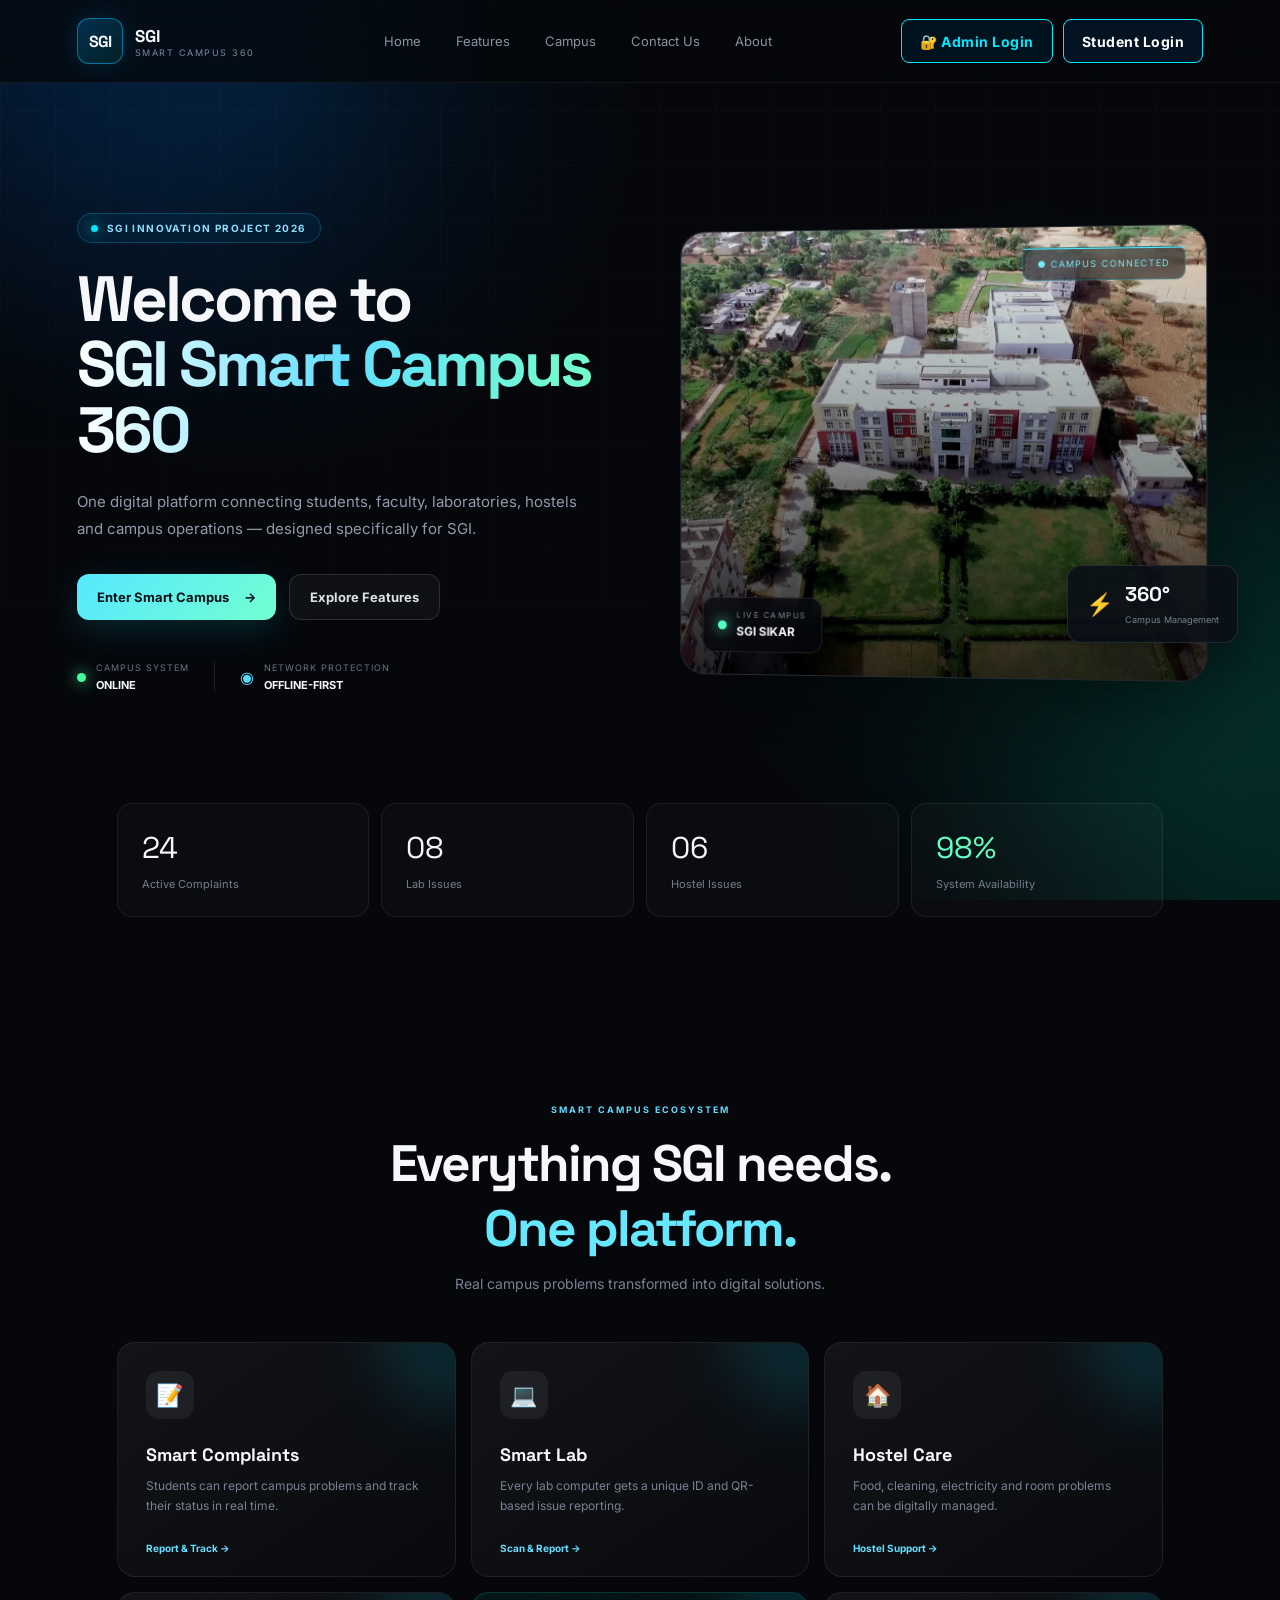
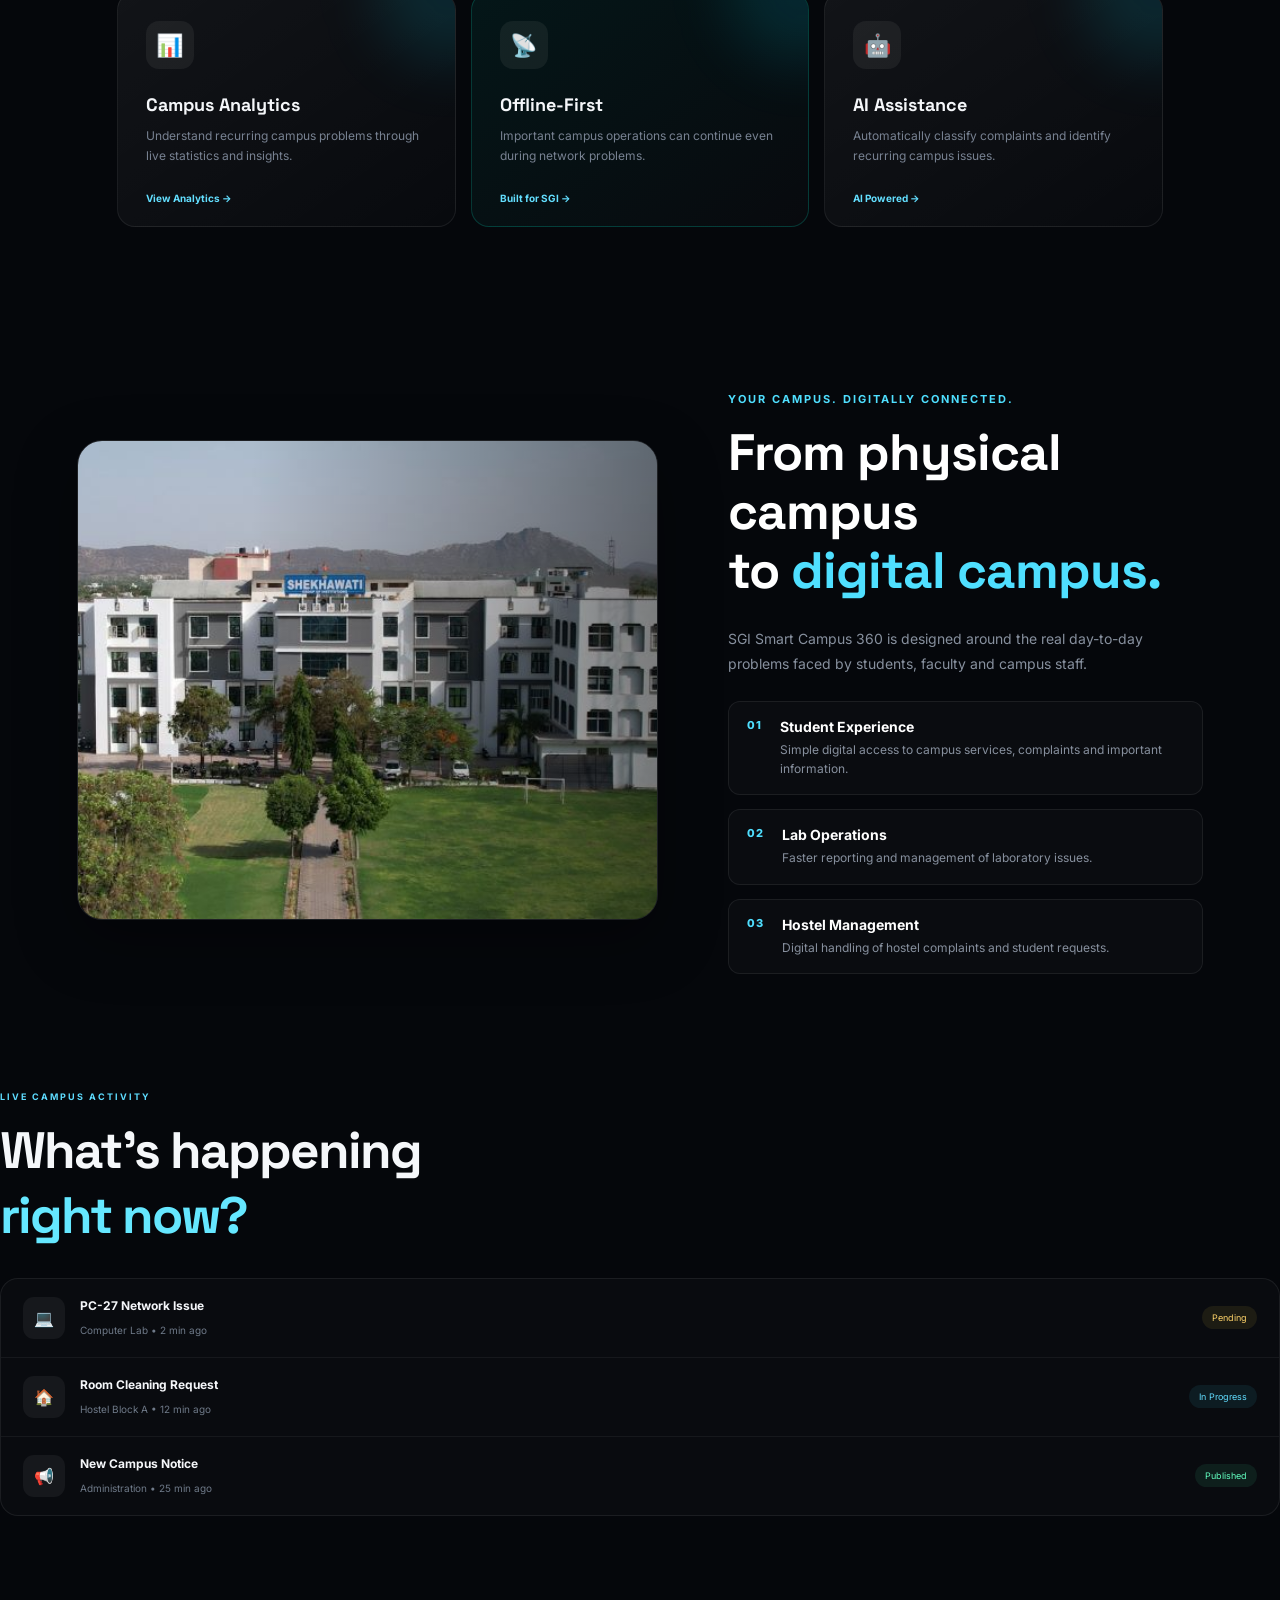
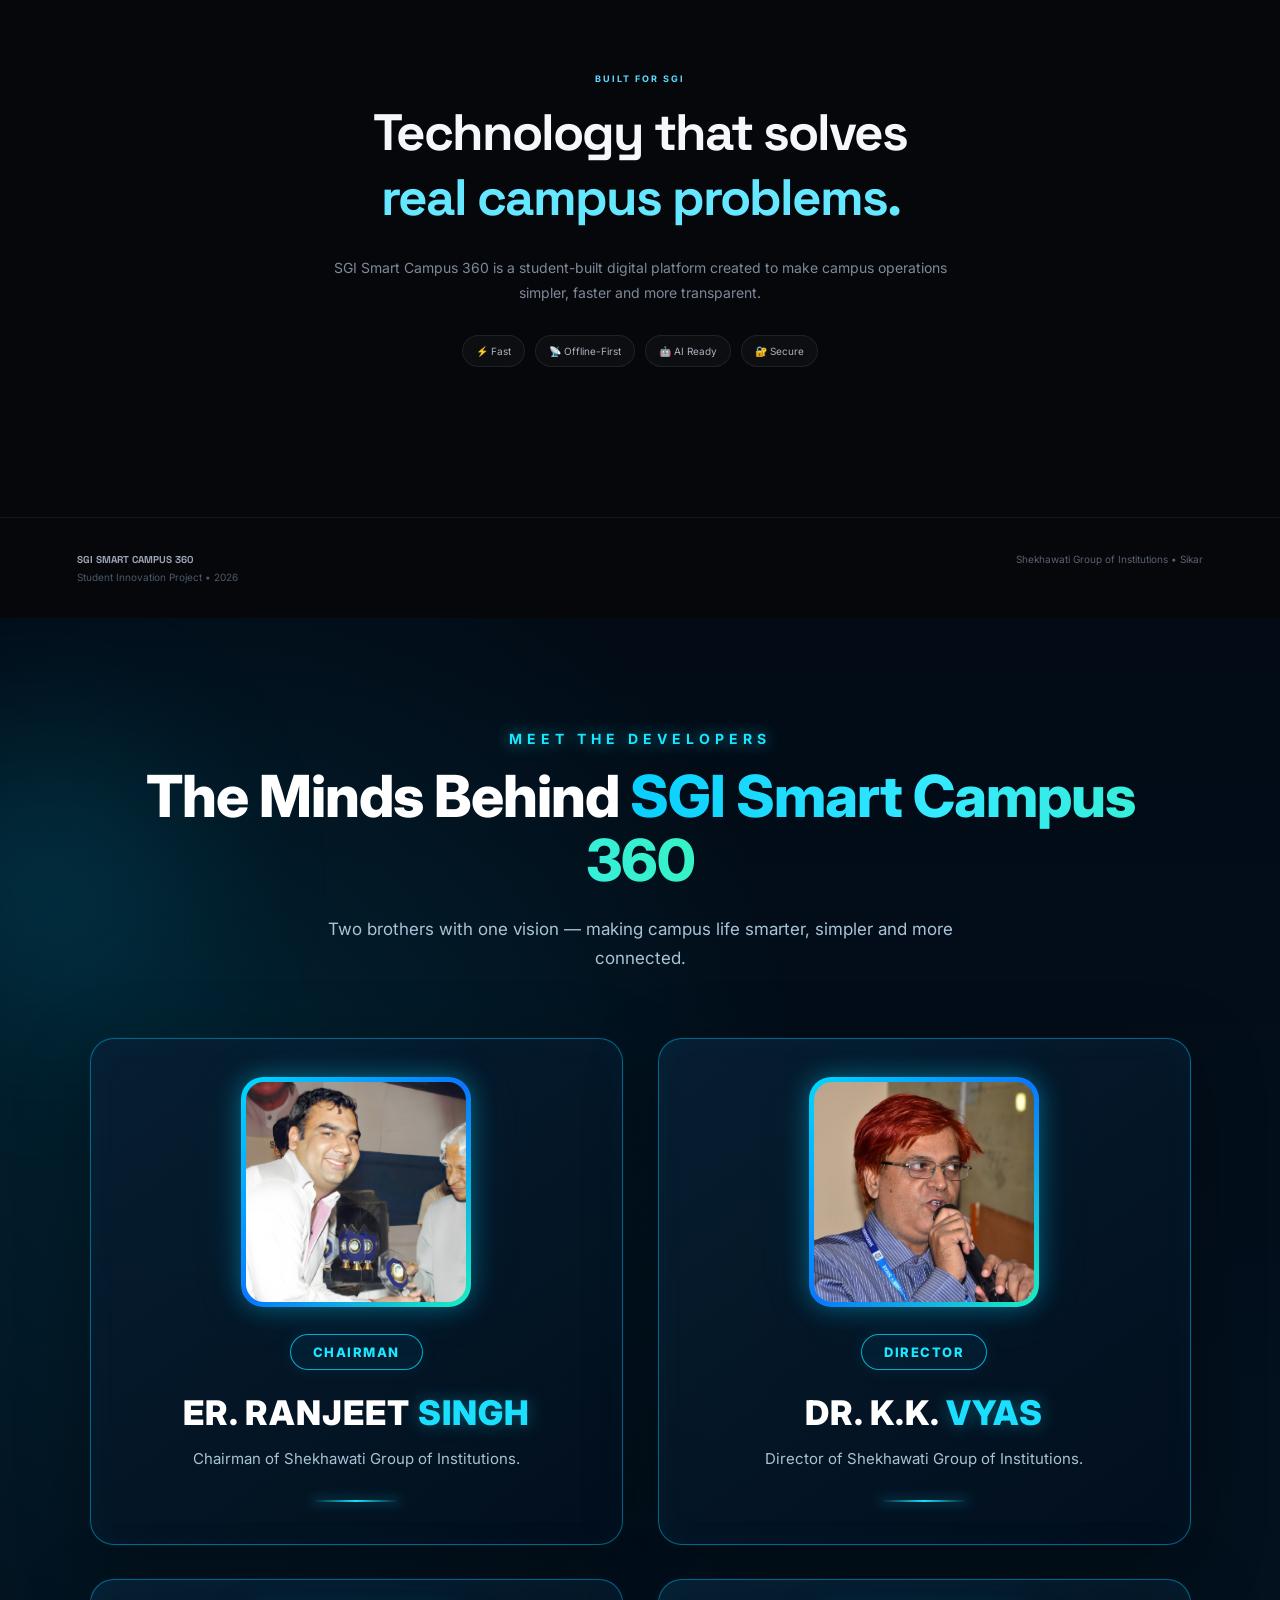
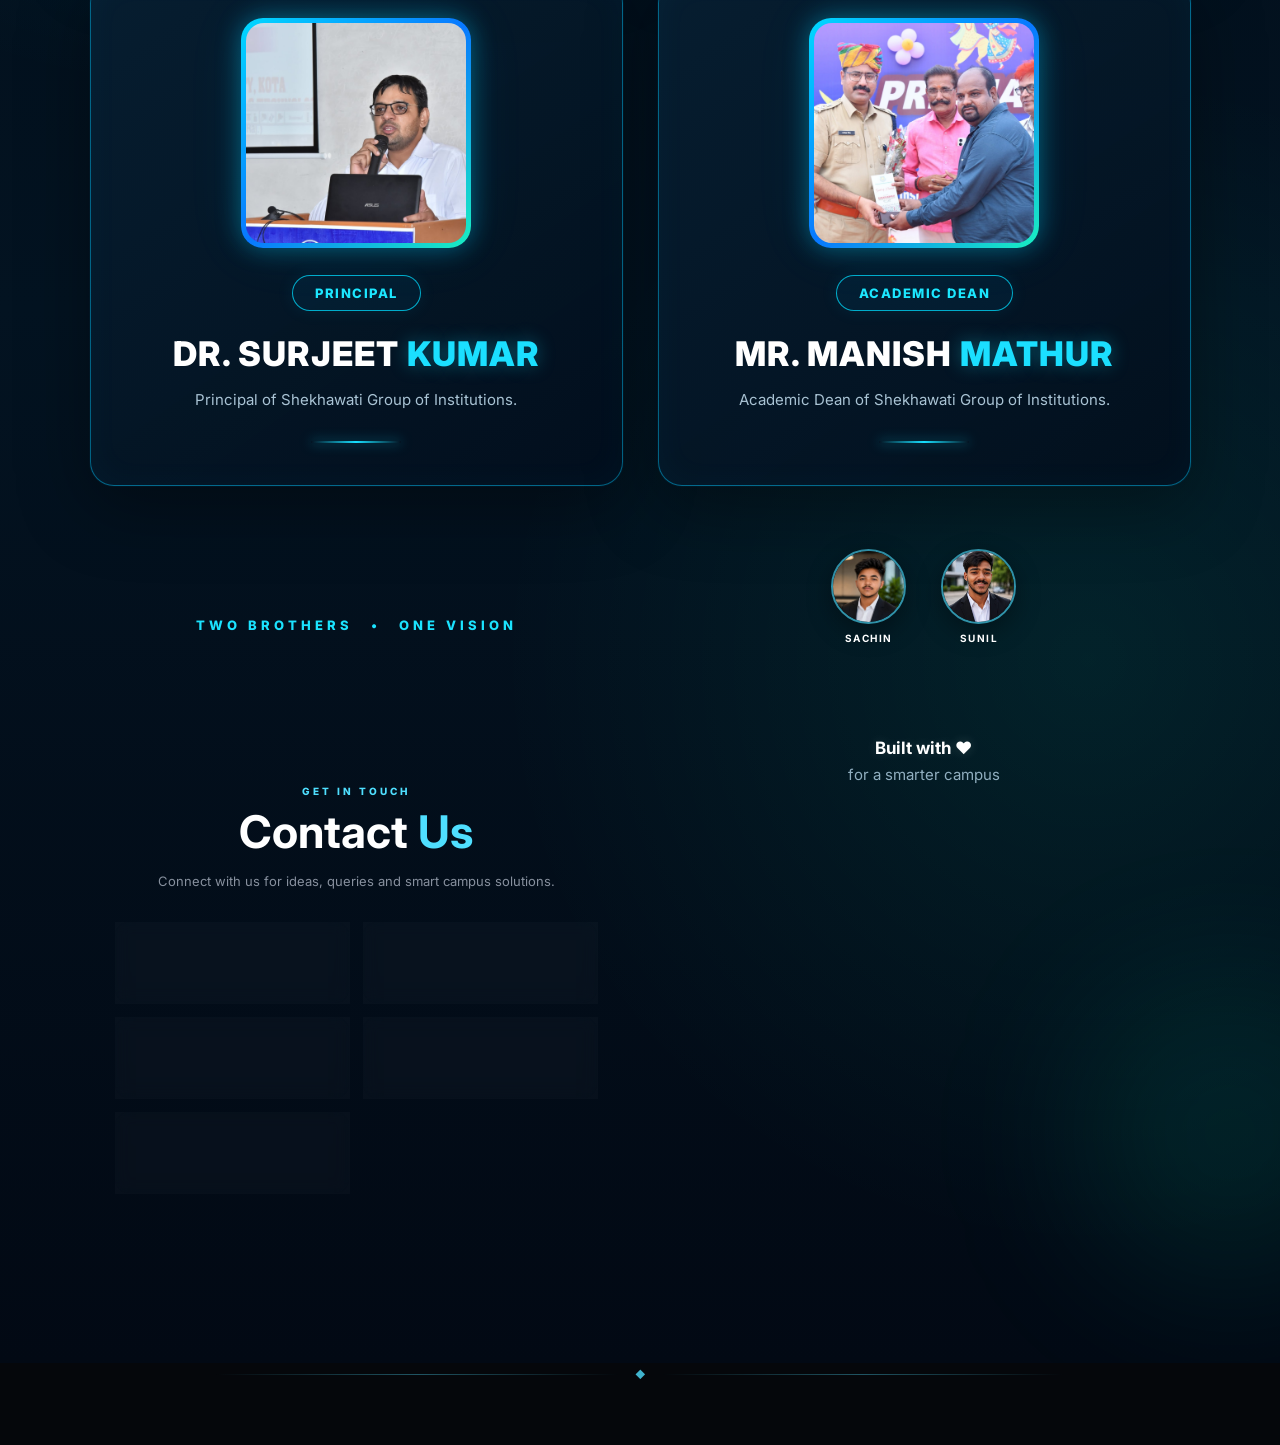
<file: frontend/complaints.html>
<!DOCTYPE html>
<html lang="en">

<head>
    <meta charset="UTF-8">
    <meta name="viewport" content="width=device-width, initial-scale=1.0">

    <title>Smart Complaints | SGI Smart Campus 360</title>

    <link rel="stylesheet" href="style.css">

    <style>
        .complaint-page {
            max-width: 1200px;
            margin: 0 auto;
            padding: 40px 20px 60px;
        }

        .page-header {
            margin-bottom: 30px;
        }

        .page-header h1 {
            font-size: 32px;
            margin-bottom: 8px;
        }

        .page-header p {
            color: #8290a5;
        }

        .back-btn {
            display: inline-block;
            margin-bottom: 25px;
            padding: 10px 18px;
            border: 1px solid rgba(0, 212, 255, 0.25);
            border-radius: 10px;
            color: #00d4ff;
            text-decoration: none;
            background: rgba(0, 212, 255, 0.06);
            transition: 0.3s;
        }

        .back-btn:hover {
            background: rgba(0, 212, 255, 0.12);
            transform: translateX(-3px);
        }

        .complaint-grid {
            display: grid;
            grid-template-columns: 1fr 1fr;
            gap: 25px;
        }

        .complaint-card {
            background: rgba(15, 23, 42, 0.75);
            border: 1px solid rgba(148, 163, 184, 0.12);
            border-radius: 18px;
            padding: 25px;
            box-shadow: 0 10px 35px rgba(0, 0, 0, 0.18);
        }

        .complaint-card h2 {
            margin-top: 0;
            margin-bottom: 20px;
            font-size: 21px;
        }

        .form-group {
            margin-bottom: 17px;
        }

        .form-group label {
            display: block;
            margin-bottom: 8px;
            color: #cbd5e1;
            font-size: 14px;
        }

        .form-group input,
        .form-group select,
        .form-group textarea {
            width: 100%;
            box-sizing: border-box;
            padding: 13px 14px;
            border-radius: 10px;
            border: 1px solid rgba(148, 163, 184, 0.18);
            background: rgba(2, 6, 23, 0.65);
            color: #ffffff;
            outline: none;
            font-family: inherit;
        }

        .form-group input:focus,
        .form-group select:focus,
        .form-group textarea:focus {
            border-color: #00d4ff;
            box-shadow: 0 0 0 3px rgba(0, 212, 255, 0.08);
        }

        .form-group textarea {
            min-height: 120px;
            resize: vertical;
        }

        .submit-btn {
            width: 100%;
            padding: 14px;
            border: none;
            border-radius: 11px;
            background: linear-gradient(135deg, #00d4ff, #2563eb);
            color: white;
            font-size: 15px;
            font-weight: 600;
            cursor: pointer;
            transition: 0.3s;
        }

        .submit-btn:hover {
            transform: translateY(-2px);
            box-shadow: 0 8px 25px rgba(0, 212, 255, 0.2);
        }

        .submit-btn:disabled {
            opacity: 0.6;
            cursor: not-allowed;
            transform: none;
        }

        .message-box {
            display: none;
            margin-bottom: 18px;
            padding: 13px 15px;
            border-radius: 10px;
            font-size: 14px;
        }

        .success-message {
            background: rgba(34, 197, 94, 0.1);
            border: 1px solid rgba(34, 197, 94, 0.25);
            color: #4ade80;
        }

        .error-message {
            background: rgba(239, 68, 68, 0.1);
            border: 1px solid rgba(239, 68, 68, 0.25);
            color: #f87171;
        }

        .complaint-item {
            padding: 18px;
            margin-bottom: 14px;
            border-radius: 13px;
            background: rgba(2, 6, 23, 0.5);
            border: 1px solid rgba(148, 163, 184, 0.1);
        }

        .complaint-top {
            display: flex;
            justify-content: space-between;
            align-items: center;
            gap: 10px;
            margin-bottom: 10px;
        }

        .complaint-category {
            font-weight: 600;
            color: #ffffff;
        }

        .status {
            padding: 5px 10px;
            border-radius: 20px;
            font-size: 11px;
            font-weight: 600;
        }

        .status-pending {
            background: rgba(245, 158, 11, 0.12);
            color: #fbbf24;
        }

        .status-progress {
            background: rgba(59, 130, 246, 0.12);
            color: #60a5fa;
        }

        .status-resolved {
            background: rgba(34, 197, 94, 0.12);
            color: #4ade80;
        }

        .complaint-description {
            color: #aab4c3;
            font-size: 14px;
            line-height: 1.6;
            margin-bottom: 12px;
        }

        .complaint-meta {
            display: flex;
            flex-wrap: wrap;
            gap: 8px;
        }

        .meta-tag {
            padding: 5px 9px;
            border-radius: 7px;
            background: rgba(148, 163, 184, 0.08);
            color: #94a3b8;
            font-size: 11px;
        }

        .empty-state {
            text-align: center;
            padding: 45px 15px;
            color: #718096;
        }

        .empty-state .icon {
            font-size: 38px;
            margin-bottom: 10px;
        }

        .loading {
            text-align: center;
            padding: 30px;
            color: #8290a5;
        }

        @media (max-width: 800px) {
            .complaint-grid {
                grid-template-columns: 1fr;
            }

            .page-header h1 {
                font-size: 27px;
            }
        }
    </style>
</head>

<body>

    <!-- NAVBAR -->
    <nav class="navbar">
        <div class="nav-left">
            <strong>SGI</strong>
            <span>Smart Campus 360</span>
        </div>

        <div class="profile-info">
            <strong id="studentName">Student</strong>
            <span>Campus ID: <span id="studentCampusId">---</span></span>
        </div>
    </nav>


    <!-- MAIN CONTENT -->
    <main class="complaint-page">

        <a href="dashboard.html" class="back-btn">
            ← Back to Dashboard
        </a>

        <div class="page-header">
            <h1>Smart Complaints 🛠️</h1>

            <p>
                Report campus issues and track your complaint status in real time.
            </p>
        </div>


        <div class="complaint-grid">

            <!-- CREATE COMPLAINT -->
            <section class="complaint-card">

                <h2>Submit New Complaint</h2>

                <div id="successMessage"
                     class="message-box success-message">
                </div>

                <div id="errorMessage"
                     class="message-box error-message">
                </div>


                <form id="complaintForm">

                    <!-- CATEGORY -->
                    <div class="form-group">

                        <label for="category">
                            Complaint Category
                        </label>

                        <select id="category" required>

                            <option value="">
                                Select category
                            </option>

                            <option value="Electricity">
                                Electricity
                            </option>

                            <option value="Cleanliness">
                                Cleanliness
                            </option>

                            <option value="Water">
                                Water Supply
                            </option>

                            <option value="WiFi">
                                WiFi / Internet
                            </option>

                            <option value="Classroom">
                                Classroom
                            </option>

                            <option value="Hostel">
                                Hostel
                            </option>

                            <option value="Lab">
                                Laboratory
                            </option>

                            <option value="Other">
                                Other
                            </option>

                        </select>

                    </div>


                    <!-- DESCRIPTION -->
                    <div class="form-group">

                        <label for="description">
                            Problem Description
                        </label>

                        <textarea
                            id="description"
                            placeholder="Describe the problem clearly..."
                            required></textarea>

                    </div>


                    <!-- LOCATION -->
                    <div class="form-group">

                        <label for="location">
                            Location
                        </label>

                        <input
                            type="text"
                            id="location"
                            placeholder="Example: CSE Lab 2">

                    </div>


                    <!-- PRIORITY -->
                    <div class="form-group">

                        <label for="priority">
                            Priority
                        </label>

                        <select id="priority">

                            <option value="Normal">
                                Normal
                            </option>

                            <option value="High">
                                High
                            </option>

                            <option value="Urgent">
                                Urgent
                            </option>

                        </select>

                    </div>


                    <button
                        type="submit"
                        class="submit-btn"
                        id="submitBtn">

                        Submit Complaint 🚀

                    </button>

                </form>

            </section>


            <!-- COMPLAINT HISTORY -->
            <section class="complaint-card">

                <h2>My Complaint History</h2>

                <div id="complaintsList">

                    <div class="loading">
                        Loading complaints...
                    </div>

                </div>

            </section>

        </div>

    </main>


    <!-- JAVASCRIPT -->
    <script>

        // ==========================================
        // CHECK LOGIN
        // ==========================================

        const studentData =
            localStorage.getItem("student");


        if (!studentData) {

            window.location.href = "/";

        }


        const student =
            JSON.parse(studentData);


        console.log(
            "Logged in student:",
            student
        );


        // ==========================================
        // DISPLAY STUDENT INFORMATION
        // ==========================================

        document.getElementById(
            "studentName"
        ).textContent =
            student.name;


        document.getElementById(
            "studentCampusId"
        ).textContent =
            student.campus_id;


        // ==========================================
        // ELEMENTS
        // ==========================================

        const form =
            document.getElementById(
                "complaintForm"
            );

        const submitBtn =
            document.getElementById(
                "submitBtn"
            );

        const complaintsList =
            document.getElementById(
                "complaintsList"
            );

        const successMessage =
            document.getElementById(
                "successMessage"
            );

        const errorMessage =
            document.getElementById(
                "errorMessage"
            );


        // ==========================================
        // SHOW MESSAGE
        // ==========================================

        function showSuccess(message) {

            successMessage.textContent =
                message;

            successMessage.style.display =
                "block";

            errorMessage.style.display =
                "none";

        }


        function showError(message) {

            errorMessage.textContent =
                message;

            errorMessage.style.display =
                "block";

            successMessage.style.display =
                "none";

        }


        // ==========================================
        // LOAD COMPLAINTS
        // ==========================================

        function loadComplaints() {

            complaintsList.innerHTML =
                '<div class="loading">Loading complaints...</div>';


         fetch(
    `https://sgi-smart-campus-360-api.onrender.com/api/complaints/${student.campus_id}`
)

            .then(response =>
                response.json()
            )

            .then(data => {

                if (
                    !data.success ||
                    !data.complaints
                ) {

                    complaintsList.innerHTML =
                        '<div class="empty-state">Unable to load complaints.</div>';

                    return;

                }


                if (
                    data.complaints.length === 0
                ) {

                    complaintsList.innerHTML = `

                        <div class="empty-state">

                            <div class="icon">
                                📭
                            </div>

                            <div>
                                No complaints submitted yet.
                            </div>

                            <small>
                                Your submitted complaints will appear here.
                            </small>

                        </div>

                    `;

                    return;

                }


                complaintsList.innerHTML = "";


                data.complaints.forEach(
                    complaint => {

                        let statusClass =
                            "status-pending";


                        if (
                            complaint.status ===
                            "In Progress"
                        ) {

                            statusClass =
                                "status-progress";

                        }


                        if (
                            complaint.status ===
                            "Resolved"
                        ) {

                            statusClass =
                                "status-resolved";

                        }


                        const item =
                            document.createElement(
                                "div"
                            );


                        item.className =
                            "complaint-item";


                        item.innerHTML = `

                            <div class="complaint-top">

                                <span class="complaint-category">
                                    ${escapeHtml(complaint.category)}
                                </span>

                                <span class="status ${statusClass}">
                                    ${escapeHtml(complaint.status)}
                                </span>

                            </div>


                            <div class="complaint-description">

                                ${escapeHtml(complaint.description)}

                            </div>


                            <div class="complaint-meta">

                                <span class="meta-tag">
                                    📍 ${escapeHtml(complaint.location || "Not specified")}
                                </span>

                                <span class="meta-tag">
                                    ⚡ ${escapeHtml(complaint.priority)}
                                </span>

                                <span class="meta-tag">
                                    #${complaint.id}
                                </span>

                            </div>

                        `;


                        complaintsList.appendChild(
                            item
                        );

                    }
                );

            })

            .catch(error => {

                console.error(
                    "Complaint loading error:",
                    error
                );

                complaintsList.innerHTML = `

                    <div class="empty-state">

                        <div class="icon">
                            ⚠️
                        </div>

                        Unable to connect to server.

                    </div>

                `;

            });

        }


        // ==========================================
        // SUBMIT COMPLAINT
        // ==========================================

        form.addEventListener(
            "submit",
            function(event) {

                event.preventDefault();


                successMessage.style.display =
                    "none";

                errorMessage.style.display =
                    "none";


                const category =
                    document.getElementById(
                        "category"
                    ).value;


                const description =
                    document.getElementById(
                        "description"
                    ).value.trim();


                const location =
                    document.getElementById(
                        "location"
                    ).value.trim();


                const priority =
                    document.getElementById(
                        "priority"
                    ).value;


                if (
                    !category ||
                    !description
                ) {

                    showError(
                        "Please fill all required fields."
                    );

                    return;

                }


                submitBtn.disabled =
                    true;

                submitBtn.textContent =
                    "Submitting...";


                const complaintData = {

                    campus_id:
                        student.campus_id,

                    category:
                        category,

                    description:
                        description,

                    location:
                        location,

                    priority:
                        priority

                };


                fetch(
    "https://sgi-smart-campus-360-api.onrender.com/api/complaints",
                    {

                        method: "POST",

                        headers: {
                            "Content-Type":
                                "application/json"
                        },

                        body:
                            JSON.stringify(
                                complaintData
                            )

                    }
                )

                .then(response =>
                    response.json()
                )

                .then(data => {

                    if (data.success) {

                        showSuccess(
                            `Complaint submitted successfully! Complaint ID: #${data.complaint_id}`
                        );


                        form.reset();


                        loadComplaints();

                    }

                    else {

                        showError(
                            data.message ||
                            "Unable to submit complaint."
                        );

                    }

                })

                .catch(error => {

                    console.error(
                        "Complaint submit error:",
                        error
                    );

                    showError(
                        "Server connection failed. Please try again."
                    );

                })

                .finally(() => {

                    submitBtn.disabled =
                        false;

                    submitBtn.textContent =
                        "Submit Complaint 🚀";

                });

            }
        );


        // ==========================================
        // HTML SAFETY FUNCTION
        // ==========================================

        function escapeHtml(value) {

            if (value === null ||
                value === undefined) {

                return "";

            }


            return String(value)

                .replace(
                    /&/g,
                    "&amp;"
                )

                .replace(
                    /</g,
                    "&lt;"
                )

                .replace(
                    />/g,
                    "&gt;"
                )

                .replace(
                    /"/g,
                    "&quot;"
                )

                .replace(
                    /'/g,
                    "&#039;"
                );

        }


        // ==========================================
        // INITIAL LOAD
        // ==========================================

        loadComplaints();

    </script>

</body>

</html>
</file>
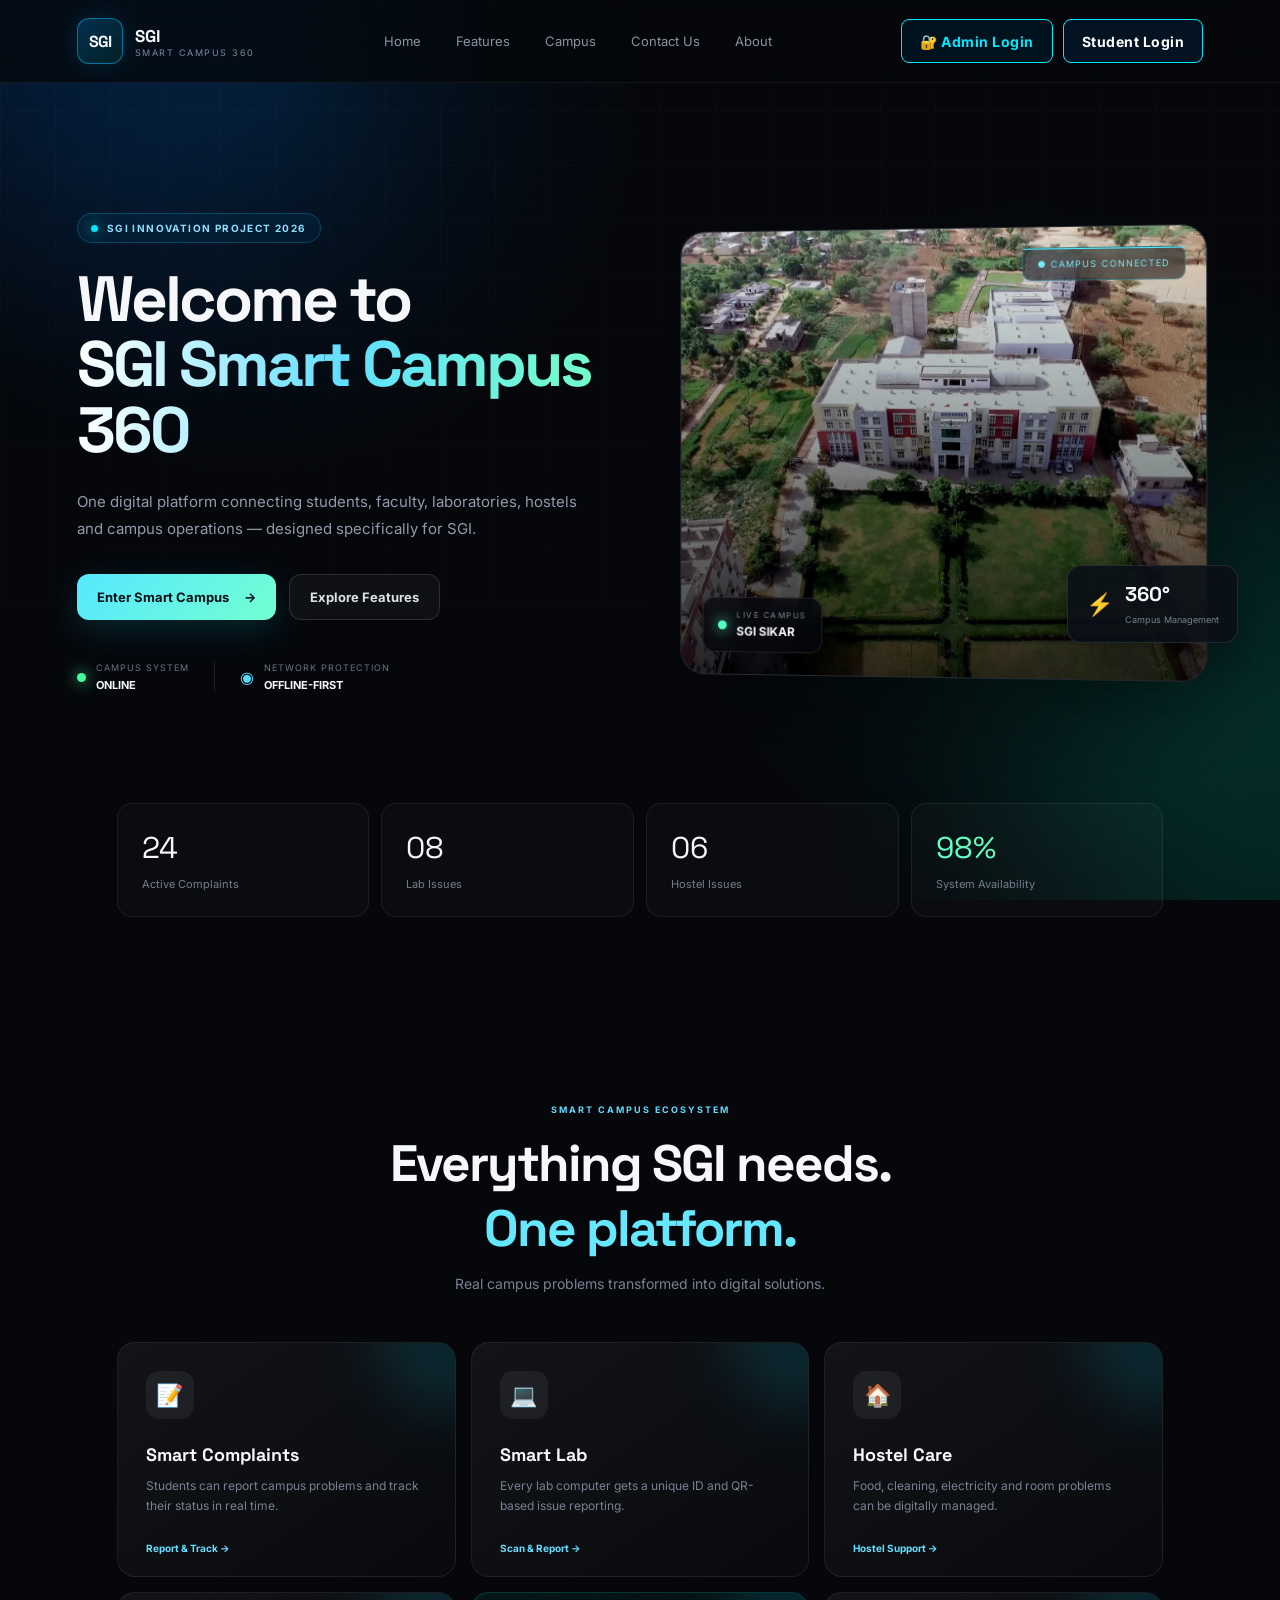
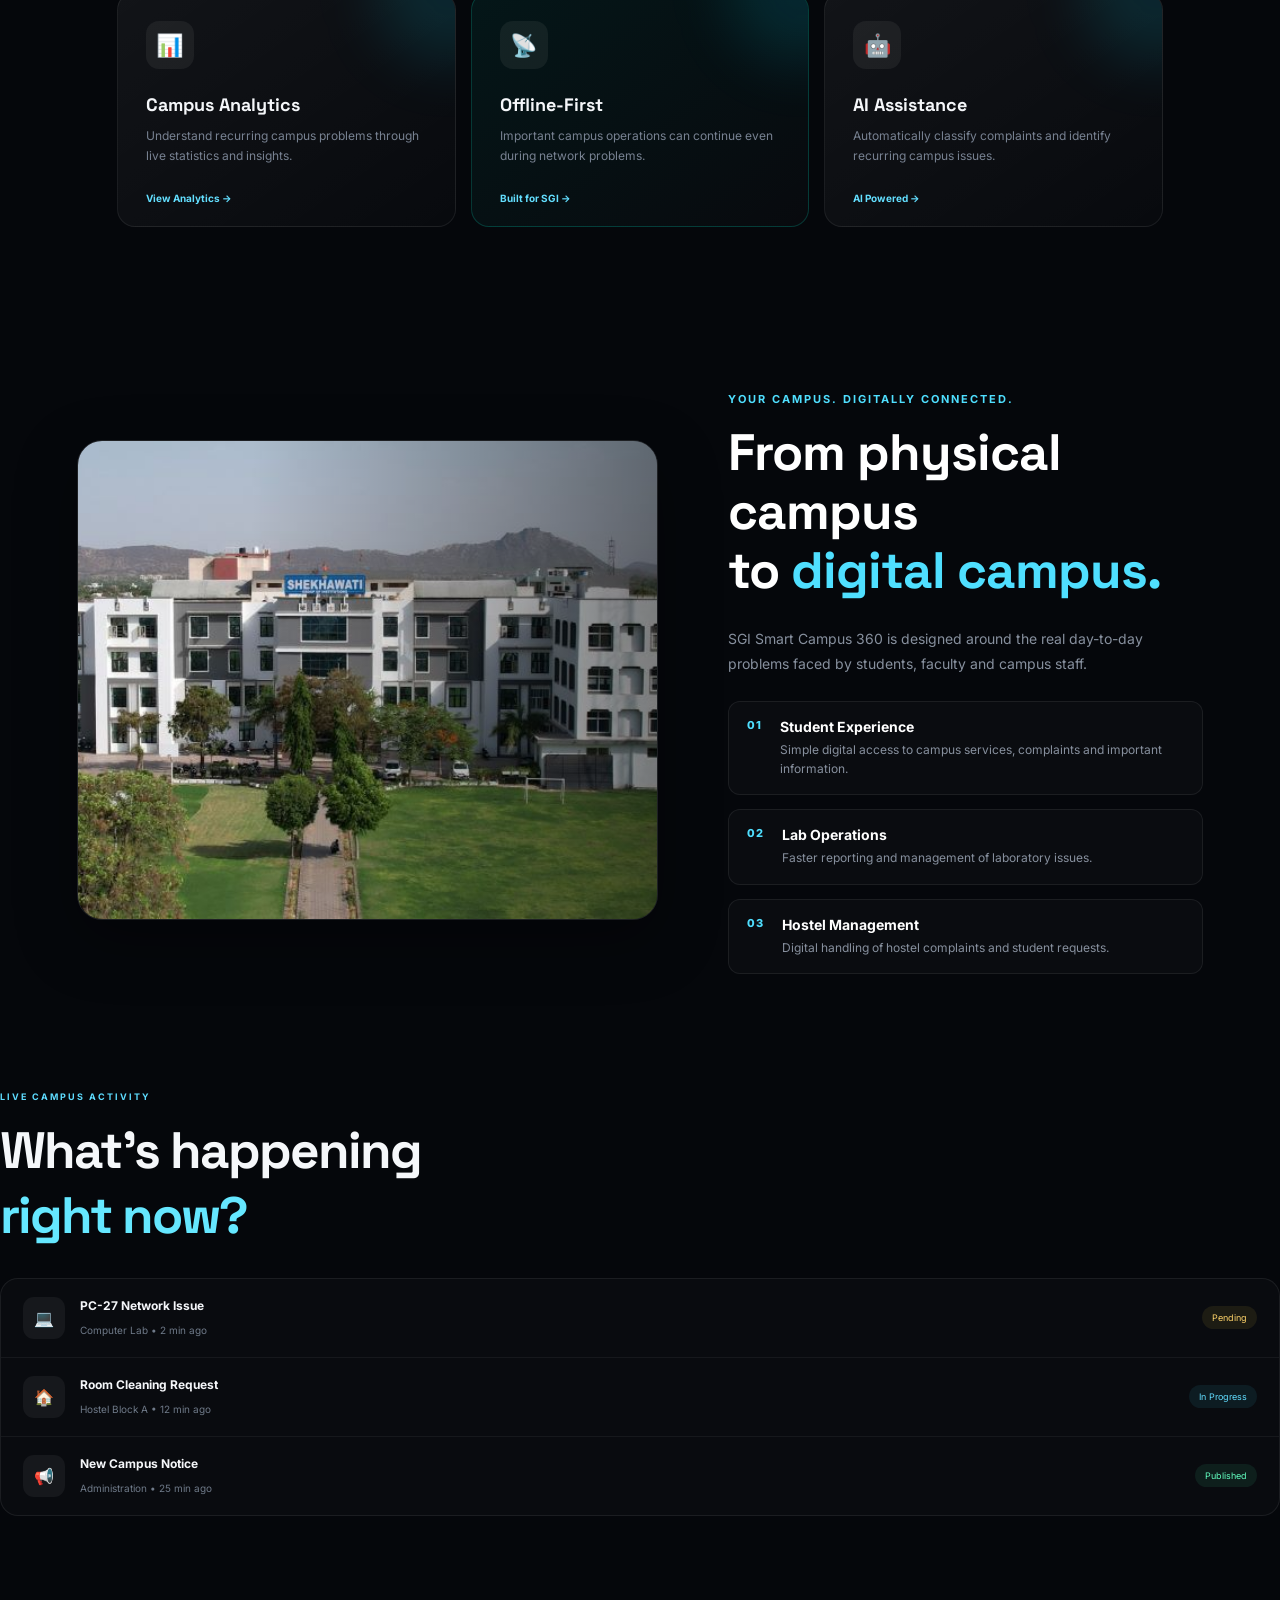
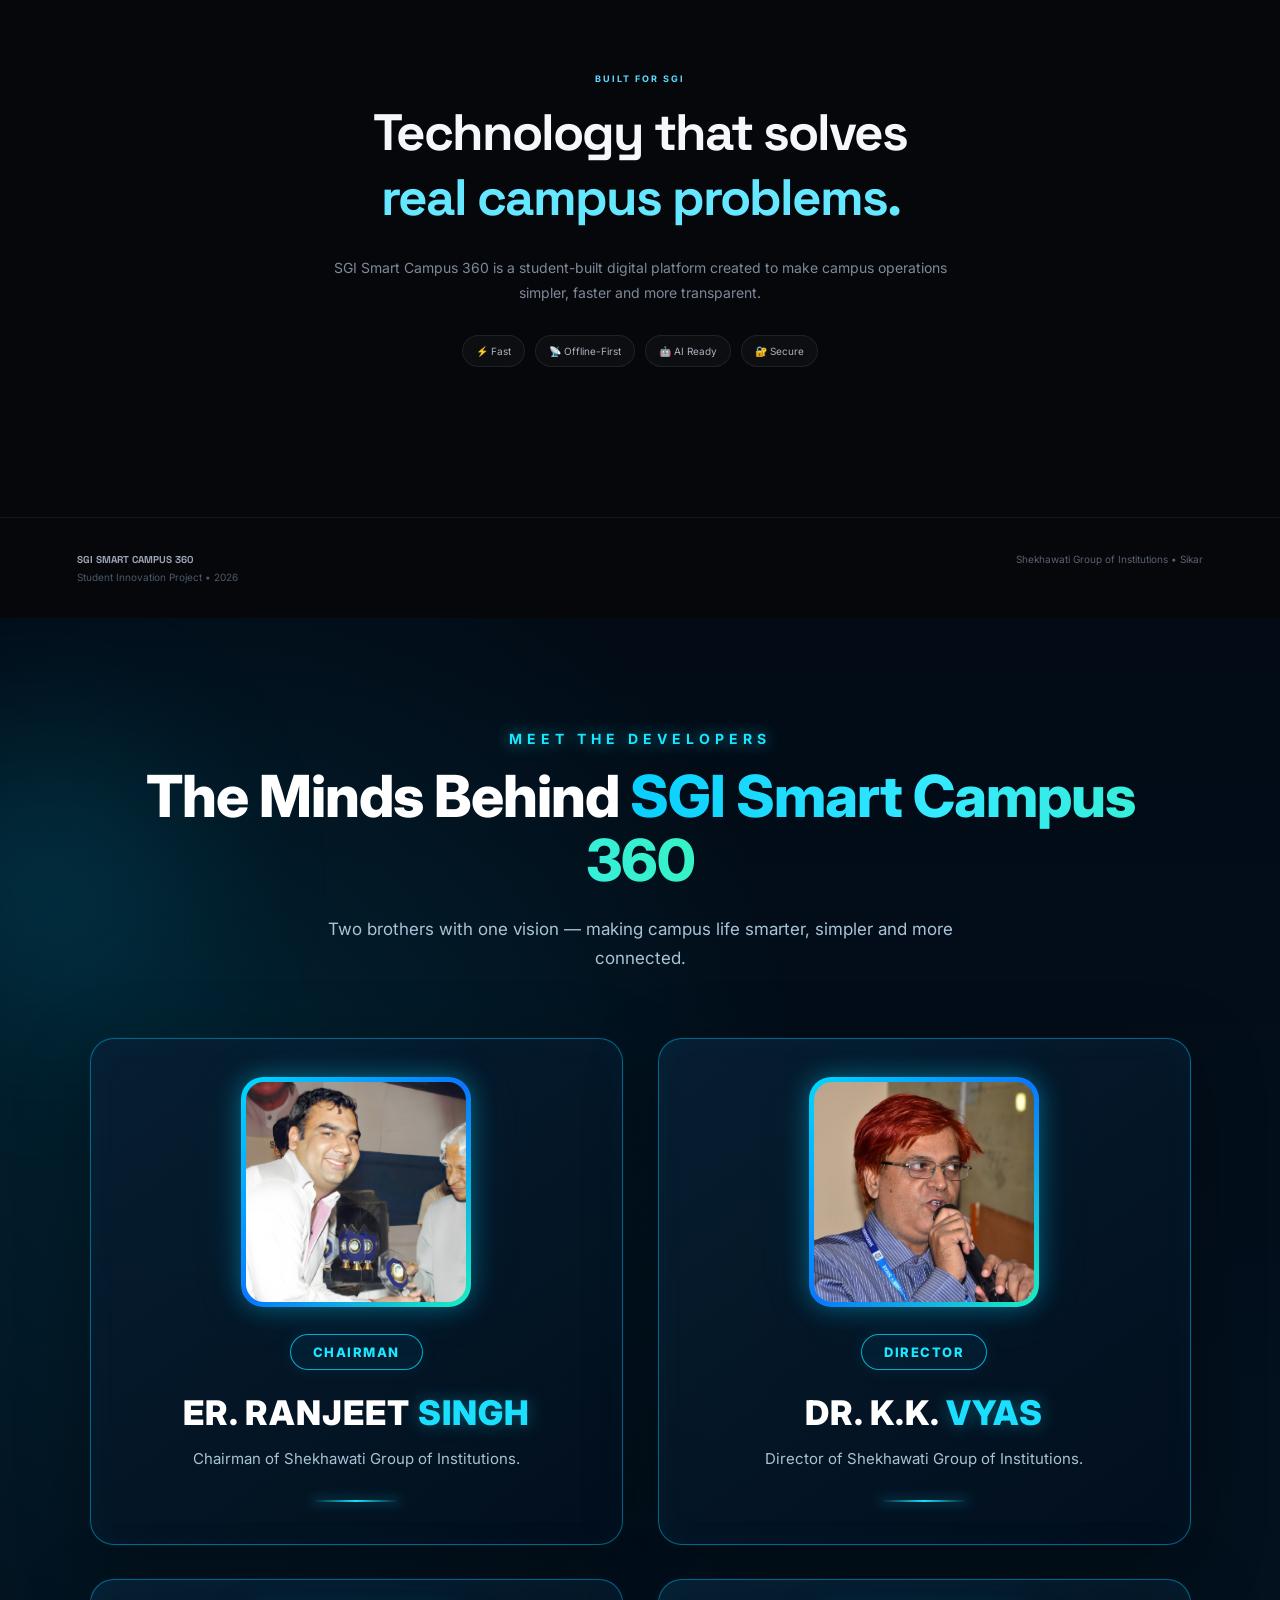
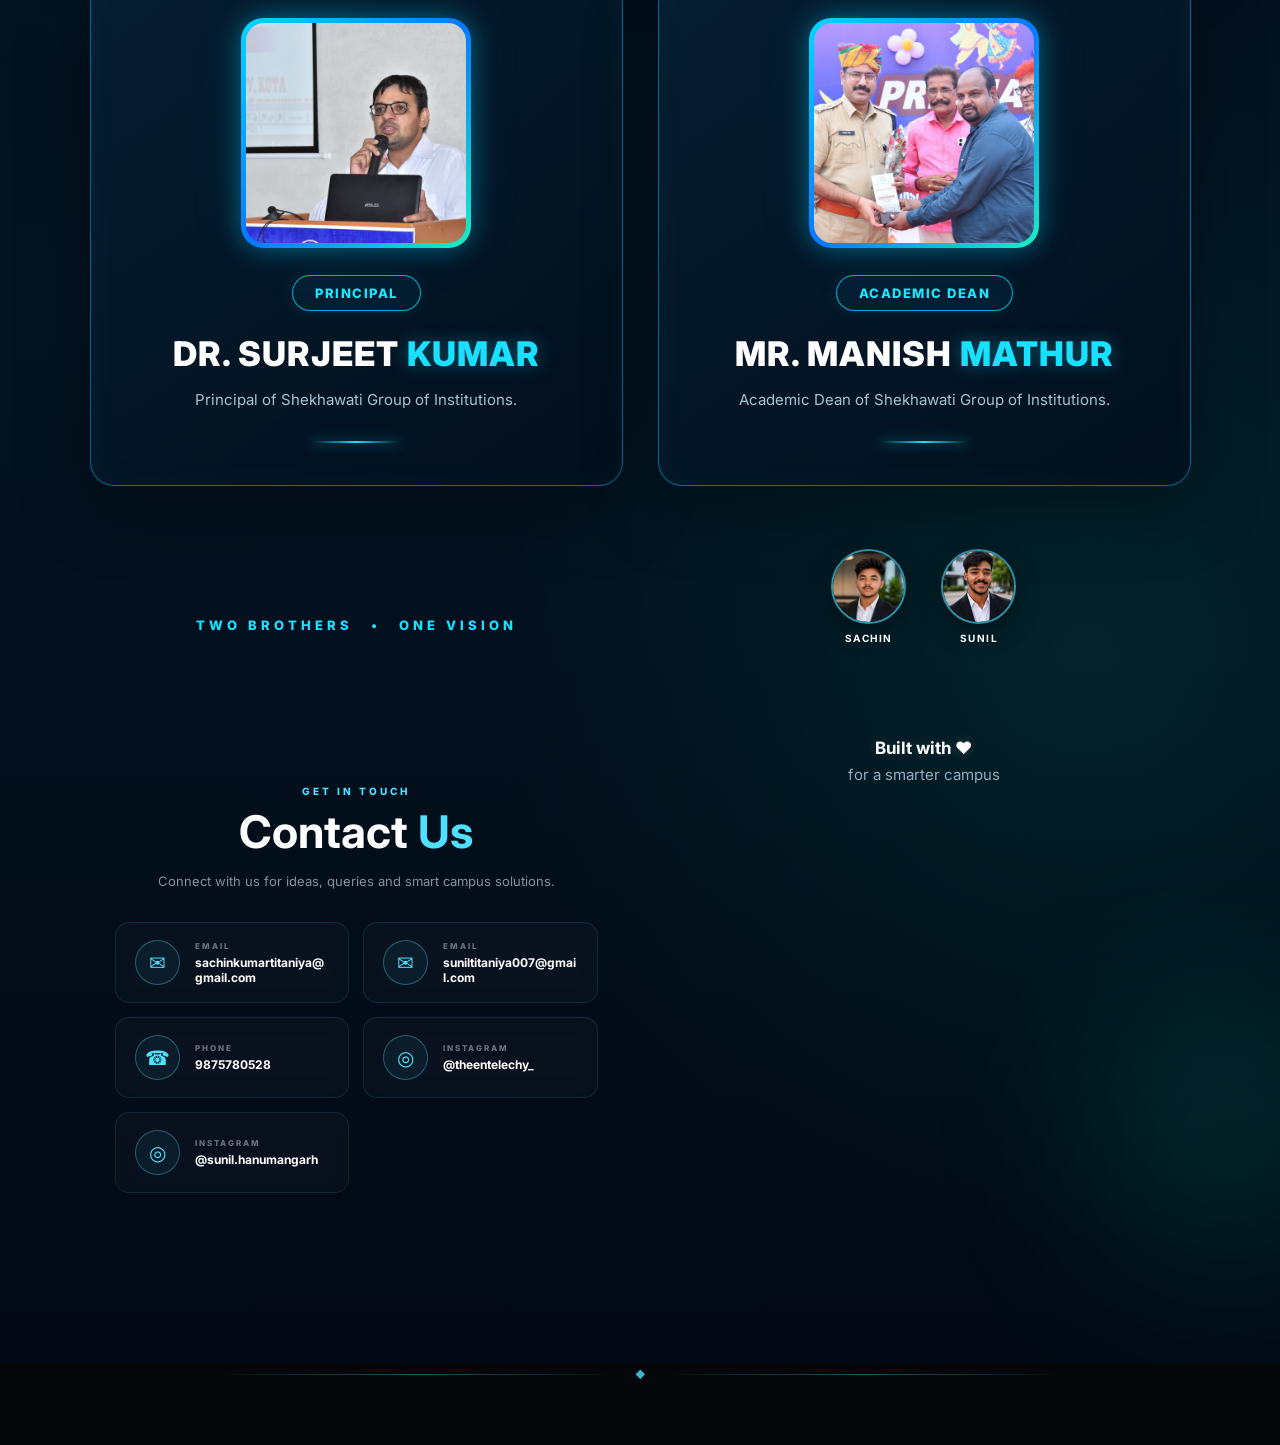
<file: frontend/dashboard.html>
<!DOCTYPE html>
<html lang="en">

<head>
    <meta charset="UTF-8">
    <meta name="viewport" content="width=device-width, initial-scale=1.0">

    <title>Student Dashboard | SGI Smart Campus 360</title>

    <style>
        * {
            margin: 0;
            padding: 0;
            box-sizing: border-box;
        }

        body {
            font-family: Arial, sans-serif;
            background: #07111f;
            color: #ffffff;
            min-height: 100vh;
        }

        /* BACKGROUND */
        body::before {
            content: "";
            position: fixed;
            width: 500px;
            height: 500px;
            background: #087f8c;
            filter: blur(180px);
            opacity: 0.18;
            top: -150px;
            right: -100px;
            pointer-events: none;
        }

        body::after {
            content: "";
            position: fixed;
            width: 450px;
            height: 450px;
            background: #304ffe;
            filter: blur(180px);
            opacity: 0.15;
            bottom: -150px;
            left: -100px;
            pointer-events: none;
        }

        /* NAVBAR */
        .navbar {
            height: 75px;
            padding: 0 6%;
            display: flex;
            align-items: center;
            justify-content: space-between;
            border-bottom: 1px solid rgba(255, 255, 255, 0.08);
            background: rgba(7, 17, 31, 0.85);
            backdrop-filter: blur(15px);
            position: sticky;
            top: 0;
            z-index: 100;
        }

        .brand {
            display: flex;
            align-items: center;
            gap: 12px;
        }

        .logo {
            width: 42px;
            height: 42px;
            border-radius: 12px;
            display: flex;
            align-items: center;
            justify-content: center;
            font-weight: bold;
            background: linear-gradient(135deg, #62dfff, #75ffc8);
            color: #06111d;
        }

        .brand-text strong {
            display: block;
            font-size: 16px;
        }

        .brand-text span {
            font-size: 9px;
            color: #8290a5;
            letter-spacing: 1.5px;
        }

        .profile {
            display: flex;
            align-items: center;
            gap: 12px;
        }

        .profile-info {
            text-align: right;
        }

        .profile-info strong {
            display: block;
            font-size: 14px;
        }

        .profile-info span {
            font-size: 11px;
            color: #8290a5;
        }

        .avatar {
            width: 42px;
            height: 42px;
            border-radius: 50%;
            background: linear-gradient(135deg, #62dfff, #75ffc8);
            color: #06111d;
            display: flex;
            align-items: center;
            justify-content: center;
            font-weight: bold;
        }

        /* MAIN */
        .container {
            width: 88%;
            max-width: 1400px;
            margin: auto;
            padding: 45px 0 60px;
        }

        .welcome {
            margin-bottom: 35px;
        }

        .welcome-tag {
            display: inline-block;
            font-size: 11px;
            letter-spacing: 2px;
            color: #75ffc8;
            margin-bottom: 12px;
        }

        .welcome h1 {
            font-size: clamp(30px, 4vw, 48px);
            margin-bottom: 10px;
        }

        .welcome h1 span {
            background: linear-gradient(90deg, #ffffff, #62dfff, #75ffc8);
            -webkit-background-clip: text;
            background-clip: text;
            -webkit-text-fill-color: transparent;
        }

        .welcome p {
            color: #8290a5;
            font-size: 15px;
        }

        /* SYSTEM STATUS */
        .system-bar {
            display: flex;
            align-items: center;
            gap: 25px;
            padding: 15px 20px;
            margin-bottom: 30px;
            border: 1px solid rgba(117, 255, 200, 0.15);
            border-radius: 14px;
            background: rgba(255, 255, 255, 0.035);
        }

        .online-dot {
            width: 9px;
            height: 9px;
            background: #75ffc8;
            border-radius: 50%;
            box-shadow: 0 0 15px #75ffc8;
        }

        .system-bar span {
            font-size: 13px;
            color: #aeb9c8;
        }

        .offline {
            margin-left: auto;
            color: #62dfff !important;
        }

        /* QUICK STATS */
        .stats {
            display: grid;
            grid-template-columns: repeat(4, 1fr);
            gap: 18px;
            margin-bottom: 35px;
        }

        .stat-card {
            padding: 25px;
            border: 1px solid rgba(255, 255, 255, 0.08);
            border-radius: 18px;
            background: rgba(255, 255, 255, 0.035);
            transition: 0.3s;
        }

        .stat-card:hover {
            transform: translateY(-5px);
            border-color: rgba(98, 223, 255, 0.35);
            background: rgba(255, 255, 255, 0.055);
        }

        .stat-icon {
            font-size: 25px;
            margin-bottom: 15px;
        }

        .stat-card h3 {
            font-size: 30px;
            margin-bottom: 5px;
        }

        .stat-card p {
            color: #8290a5;
            font-size: 12px;
        }

        /* SECTION TITLE */
        .section-title {
            margin-bottom: 18px;
        }

        .section-title h2 {
            font-size: 22px;
        }

        .section-title p {
            color: #8290a5;
            font-size: 13px;
            margin-top: 5px;
        }

        /* MODULE GRID */
        .module-grid {
            display: grid;
            grid-template-columns: repeat(3, 1fr);
            gap: 20px;
        }

        .module {
            position: relative;
            padding: 28px;
            min-height: 210px;
            border: 1px solid rgba(255, 255, 255, 0.08);
            border-radius: 20px;
            background: rgba(255, 255, 255, 0.035);
            overflow: hidden;
            cursor: pointer;
            transition: 0.35s;
        }

        .module:hover {
            transform: translateY(-7px);
            border-color: rgba(98, 223, 255, 0.4);
            box-shadow: 0 15px 45px rgba(0, 0, 0, 0.25);
        }

        .module-icon {
            width: 52px;
            height: 52px;
            border-radius: 15px;
            display: flex;
            align-items: center;
            justify-content: center;
            font-size: 24px;
            background: rgba(98, 223, 255, 0.1);
            margin-bottom: 22px;
        }

        .module h3 {
            font-size: 18px;
            margin-bottom: 9px;
        }

        .module p {
            color: #8290a5;
            font-size: 13px;
            line-height: 1.6;
        }

        .module-link {
            position: absolute;
            bottom: 22px;
            color: #62dfff;
            font-size: 12px;
            font-weight: bold;
        }

        /* SPECIAL CARD */
        .offline-card {
            border-color: rgba(117, 255, 200, 0.18);
        }

        .offline-card .module-icon {
            background: rgba(117, 255, 200, 0.1);
        }

        .offline-card .module-link {
            color: #75ffc8;
        }

        /* RECENT ACTIVITY */
        .activity {
            margin-top: 40px;
        }

        .activity-box {
            border: 1px solid rgba(255, 255, 255, 0.08);
            border-radius: 18px;
            overflow: hidden;
            background: rgba(255, 255, 255, 0.035);
        }

        .activity-row {
            display: flex;
            align-items: center;
            gap: 15px;
            padding: 18px 22px;
            border-bottom: 1px solid rgba(255, 255, 255, 0.06);
        }

        .activity-row:last-child {
            border-bottom: none;
        }

        .activity-icon {
            width: 40px;
            height: 40px;
            border-radius: 12px;
            background: rgba(98, 223, 255, 0.08);
            display: flex;
            align-items: center;
            justify-content: center;
        }

        .activity-info {
            flex: 1;
        }

        .activity-info strong {
            display: block;
            font-size: 13px;
            margin-bottom: 4px;
        }

        .activity-info span {
            color: #718096;
            font-size: 11px;
        }

        .status {
            padding: 6px 10px;
            border-radius: 20px;
            font-size: 10px;
        }

        .pending {
            color: #ffd166;
            background: rgba(255, 209, 102, 0.1);
        }

        .progress {
            color: #62dfff;
            background: rgba(98, 223, 255, 0.1);
        }

        /* FOOTER */
        footer {
            margin-top: 60px;
            padding-top: 25px;
            border-top: 1px solid rgba(255, 255, 255, 0.07);
            display: flex;
            justify-content: space-between;
            color: #64748b;
            font-size: 11px;
        }

        /* RESPONSIVE */
        @media (max-width: 900px) {
            .stats {
                grid-template-columns: repeat(2, 1fr);
            }

            .module-grid {
                grid-template-columns: repeat(2, 1fr);
            }
        }

        @media (max-width: 600px) {
            .navbar {
                padding: 0 20px;
            }

            .profile-info {
                display: none;
            }

            .container {
                width: 92%;
                padding-top: 30px;
            }

            .stats,
            .module-grid {
                grid-template-columns: 1fr;
            }

            .system-bar {
                gap: 10px;
            }

            .offline {
                display: none;
            }

            footer {
                flex-direction: column;
                gap: 10px;
            }
        }
    </style>
</head>

<body>

    <!-- NAVBAR -->
    <nav class="navbar">

        <div class="brand">
           <div class="logo" onclick="handleLogoClick()">SGI</div>

            <div class="brand-text">
                <strong>SGI</strong>
                <span>SMART CAMPUS 360</span>
            </div>
        </div>

        <div class="profile">
            <div class="profile-info">
                <strong id="studentName">Student</strong>
                <span>Campus ID: <span id="studentCampusId">SGI2026</span></span>
            </div>
            <div class="avatar">
                S
            </div>

        </div>

    </nav>


    <!-- MAIN -->
    <main class="container">

        <!-- WELCOME -->
        <section class="welcome">

            <span class="welcome-tag">
                STUDENT PORTAL
            </span>

            <h1>
                Welcome back,
                <span id="welcomeStudentName">Student 👋</span>
            </h1>
            <p>
                Your SGI campus activities, services and support —
                all in one place.
            </p>
            <div style="margin-top: 15px; color: #8290a5; font-size: 13px;">
                <span id="studentBranch">CSE</span>
                <span style="margin: 0 8px;">•</span>
                <span id="studentSemester">Semester 3</span>
            </div>
        </section>


        <!-- SYSTEM STATUS -->
        <div class="system-bar">

            <span class="online-dot"></span>

            <span>
                Campus System <strong>Online</strong>
            </span>

            <span class="offline">
                📡 Offline-First Enabled
            </span>

        </div>


        <!-- STATS -->
        <section class="stats">

            <div class="stat-card">
                <div class="stat-icon">📊</div>
                <h3 id="attendance">82%</h3>
                <p>Attendance</p>
            </div>

            <div class="stat-card">
                <div class="stat-icon">📝</div>
                <h3 id="complaintCount">00</h3>
                <p>My Complaints</p>
            </div>

            <div class="stat-card">
                <div class="stat-icon">📢</div>
                <h3>05</h3>
                <p>New Notices</p>
            </div>

           <div class="stat-card">
    <div class="stat-icon">💻</div>
    <h3 id="labReportCount">00</h3>
    <p>Lab Reports</p>
</div>
        </section>


        <!-- CAMPUS SERVICES -->
        <section>

            <div class="section-title">
                <h2>Campus Services</h2>

                <p>
                    Access important SGI services from one dashboard.
                </p>
            </div>


            <div class="module-grid">

                <!-- ATTENDANCE -->
                <div class="module">

                    <div class="module-icon">
                        📊
                    </div>

                    <h3>My Attendance</h3>

                    <p>
                        Check your subject-wise attendance
                        and attendance percentage.
                    </p>

                    <span class="module-link">
                        View Attendance →
                    </span>

                </div>


                <!-- COMPLAINT -->
                <div class="module" onclick="window.location.href='complaints.html'">

                    <div class="module-icon">
                        📝
                    </div>

                    <h3>Smart Complaints</h3>

                    <p>
                        Report campus problems and track
                        your complaint status.
                    </p>

                    <span class="module-link">
                        Report Problem →
                    </span>

                </div>

                <!-- LAB -->
                <div class="module" onclick="window.location.href='lab.html'">

                    <div class="module-icon">
                        💻
                    </div>

                    <h3>Smart Lab</h3>

                    <p>
                        Report computer, network or equipment
                        problems using your lab PC ID.
                    </p>

                    <span class="module-link">
                        Report Lab Issue →
                    </span>

                </div>


                <!-- HOSTEL -->
               <div class="module" onclick="window.location.href='hostel.html'">

                    <div class="module-icon">
                        🏠
                    </div>

                    <h3>Hostel Care</h3>

                    <p>
                        Report food, cleaning, water,
                        electricity and room issues.
                    </p>

                    <span class="module-link">
                        Hostel Support →
                    </span>

                </div>


                <!-- NOTICES -->
               <div class="module" onclick="window.location.href='notices.html'">

                    <div class="module-icon">
                        📢
                    </div>

                    <h3>Campus Notices</h3>

                    <p>
                        Stay updated with important
                        college announcements.
                    </p>

                    <span class="module-link">
                        View Notices →
                    </span>

                </div>


                <!-- OFFLINE -->
                <div class="module offline-card">

                    <div class="module-icon">
                        📡
                    </div>

                    <h3>Offline Mode</h3>

                    <p>
                        Continue important campus operations
                        even when the network is unavailable.
                    </p>

                    <span class="module-link">
                        System Ready ✓
                    </span>

                </div>

            </div>

        </section>


        <!-- RECENT ACTIVITY -->
        <section class="activity">

            <div class="section-title">

                <h2>Recent Activity</h2>

                <p>
                    Your latest campus activity.
                </p>

            </div>


            <div class="activity-box">

                <div class="activity-row">

                    <div class="activity-icon">
                        📝
                    </div>

                    <div class="activity-info">

                        <strong>
                            Room cleaning request submitted
                        </strong>

                        <span>
                            Hostel Block A • Today
                        </span>

                    </div>

                    <span class="status pending">
                        Pending
                    </span>

                </div>


                <div class="activity-row">

                    <div class="activity-icon">
                        💻
                    </div>

                    <div class="activity-info">

                        <strong>
                            Lab network issue reported
                        </strong>

                        <span>
                            Computer Lab • Yesterday
                        </span>

                    </div>

                    <span class="status progress">
                        In Progress
                    </span>

                </div>


                <div class="activity-row">

                    <div class="activity-icon">
                        📢
                    </div>

                    <div class="activity-info">

                        <strong>
                            New campus notice published
                        </strong>

                        <span>
                            Administration • 2 days ago
                        </span>

                    </div>

                    <span class="status progress">
                        New
                    </span>

                </div>

            </div>

        </section>


        <!-- FOOTER -->
        <footer>

            <span>
                SGI Smart Campus 360
            </span>

            <span>
                Student Innovation Project • 2026
            </span>

        </footer>

    </main>
    <script>
        const studentData = localStorage.getItem("student");

        // Login nahi hai → Home page
        if (!studentData) {
            window.location.href = "/";
        } else {

            const student = JSON.parse(studentData);

            console.log("Logged in student:", student);

            // Student Name
            const nameElement = document.querySelector("#studentName");

            if (nameElement) {
                nameElement.textContent = student.name;
            }
            // Welcome Student Name
            const welcomeNameElement =
                document.querySelector("#welcomeStudentName");

            if (welcomeNameElement) {
                welcomeNameElement.textContent =
                    student.name + " 👋";
            }
            // Campus ID
            const campusIdElement =
                document.querySelector("#studentCampusId");

            if (campusIdElement) {
                campusIdElement.textContent =
                    student.campus_id;
            }
            // Attendance
            const attendanceElement =
                document.querySelector("#attendance");

            if (attendanceElement) {
                attendanceElement.textContent =
                    student.attendance + "%";
            }
            // Complaint Count
            const complaintCountElement =
                document.querySelector("#complaintCount");

            if (complaintCountElement) {
                fetch(`/api/complaints/${student.campus_id}`)
                    .then(response => response.json())
                    .then(data => {
                        complaintCountElement.textContent =
                           String(data.complaints.length).padStart(2, "0");
                    })
                    .catch(error => {
                        console.error("Complaint count error:", error);
                    });
            }
            // Lab Report Count
const labReportCountElement =
    document.querySelector("#labReportCount");

if (labReportCountElement) {

    fetch(`/api/lab-reports/${student.campus_id}`)
        .then(response => response.json())
        .then(data => {

            labReportCountElement.textContent =
                String(data.reports.length).padStart(2, "0");

        })
        .catch(error => {

            console.error("Lab report count error:", error);

        });
}
            // Branch
            const branchElement =
                document.querySelector("#studentBranch");

            if (branchElement) {
                branchElement.textContent =
                    student.branch;
            }

            // Semester
            const semesterElement =
                document.querySelector("#studentSemester");

            if (semesterElement) {
                semesterElement.textContent =
                    "Semester " + student.semester;
            }
        }
        // ==========================================
// SGI LOGO - HOME / SIGN OUT HANDLER
// ==========================================

function handleLogoClick() {

    const choice = confirm(
        "You are currently signed in.\n\n" +
        "Press OK to stay signed in and go to Home.\n" +
        "Press Cancel to remain on Dashboard."
    );

    if (choice) {
       window.location.href = "/sgi-smart-campus-360/";
    }
}
    </script>
</file>
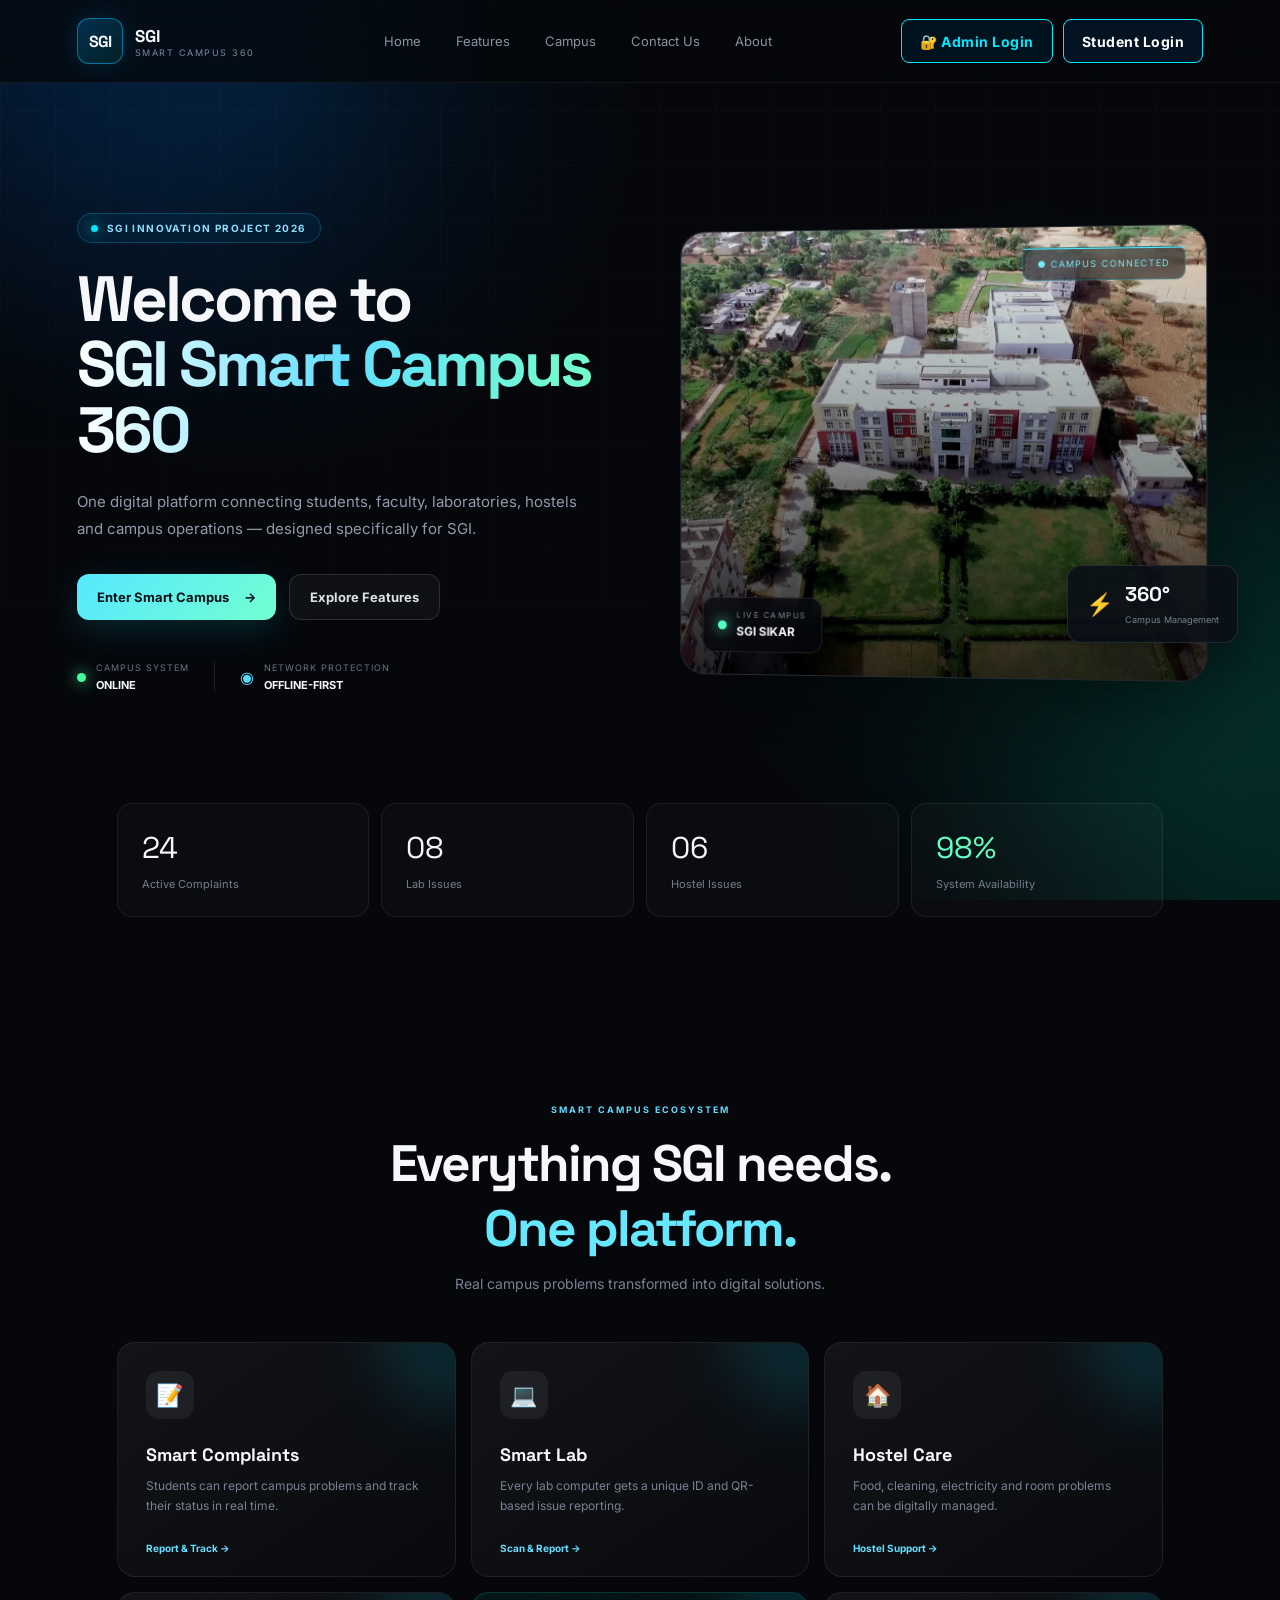
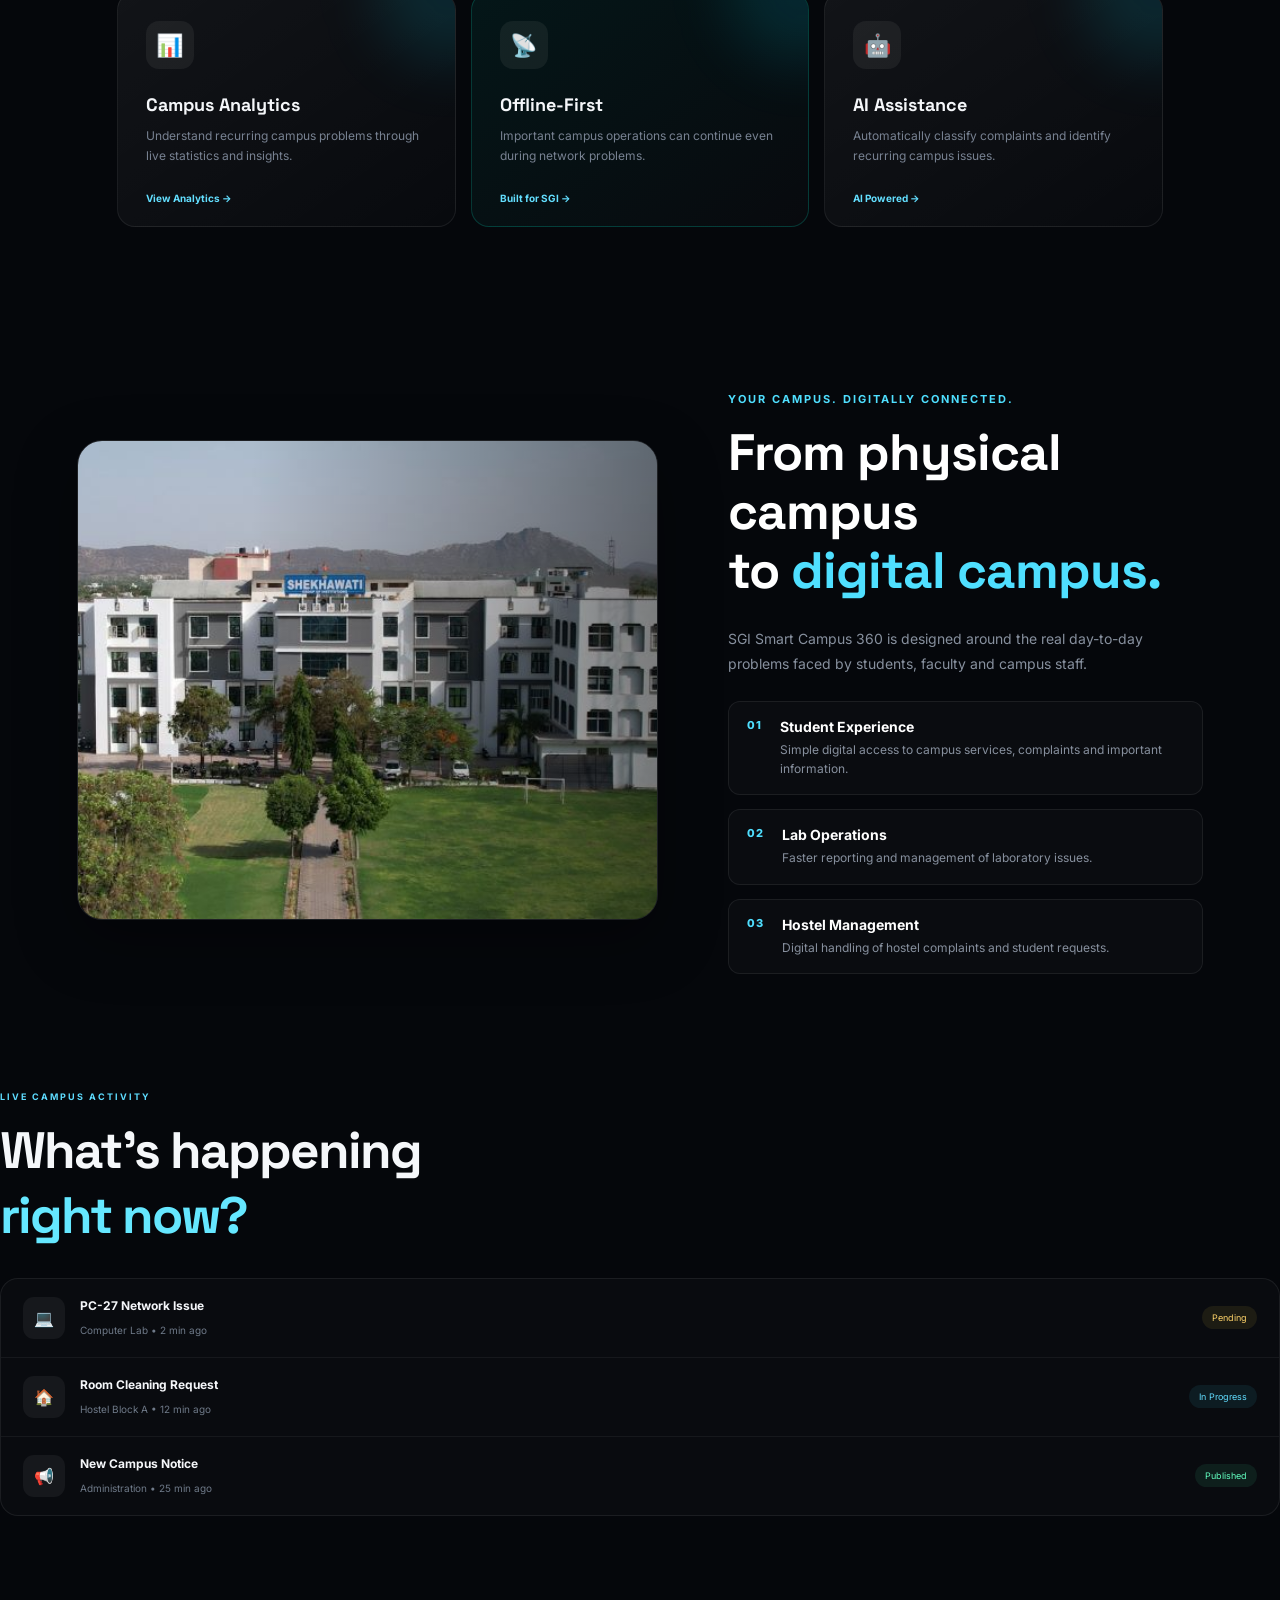
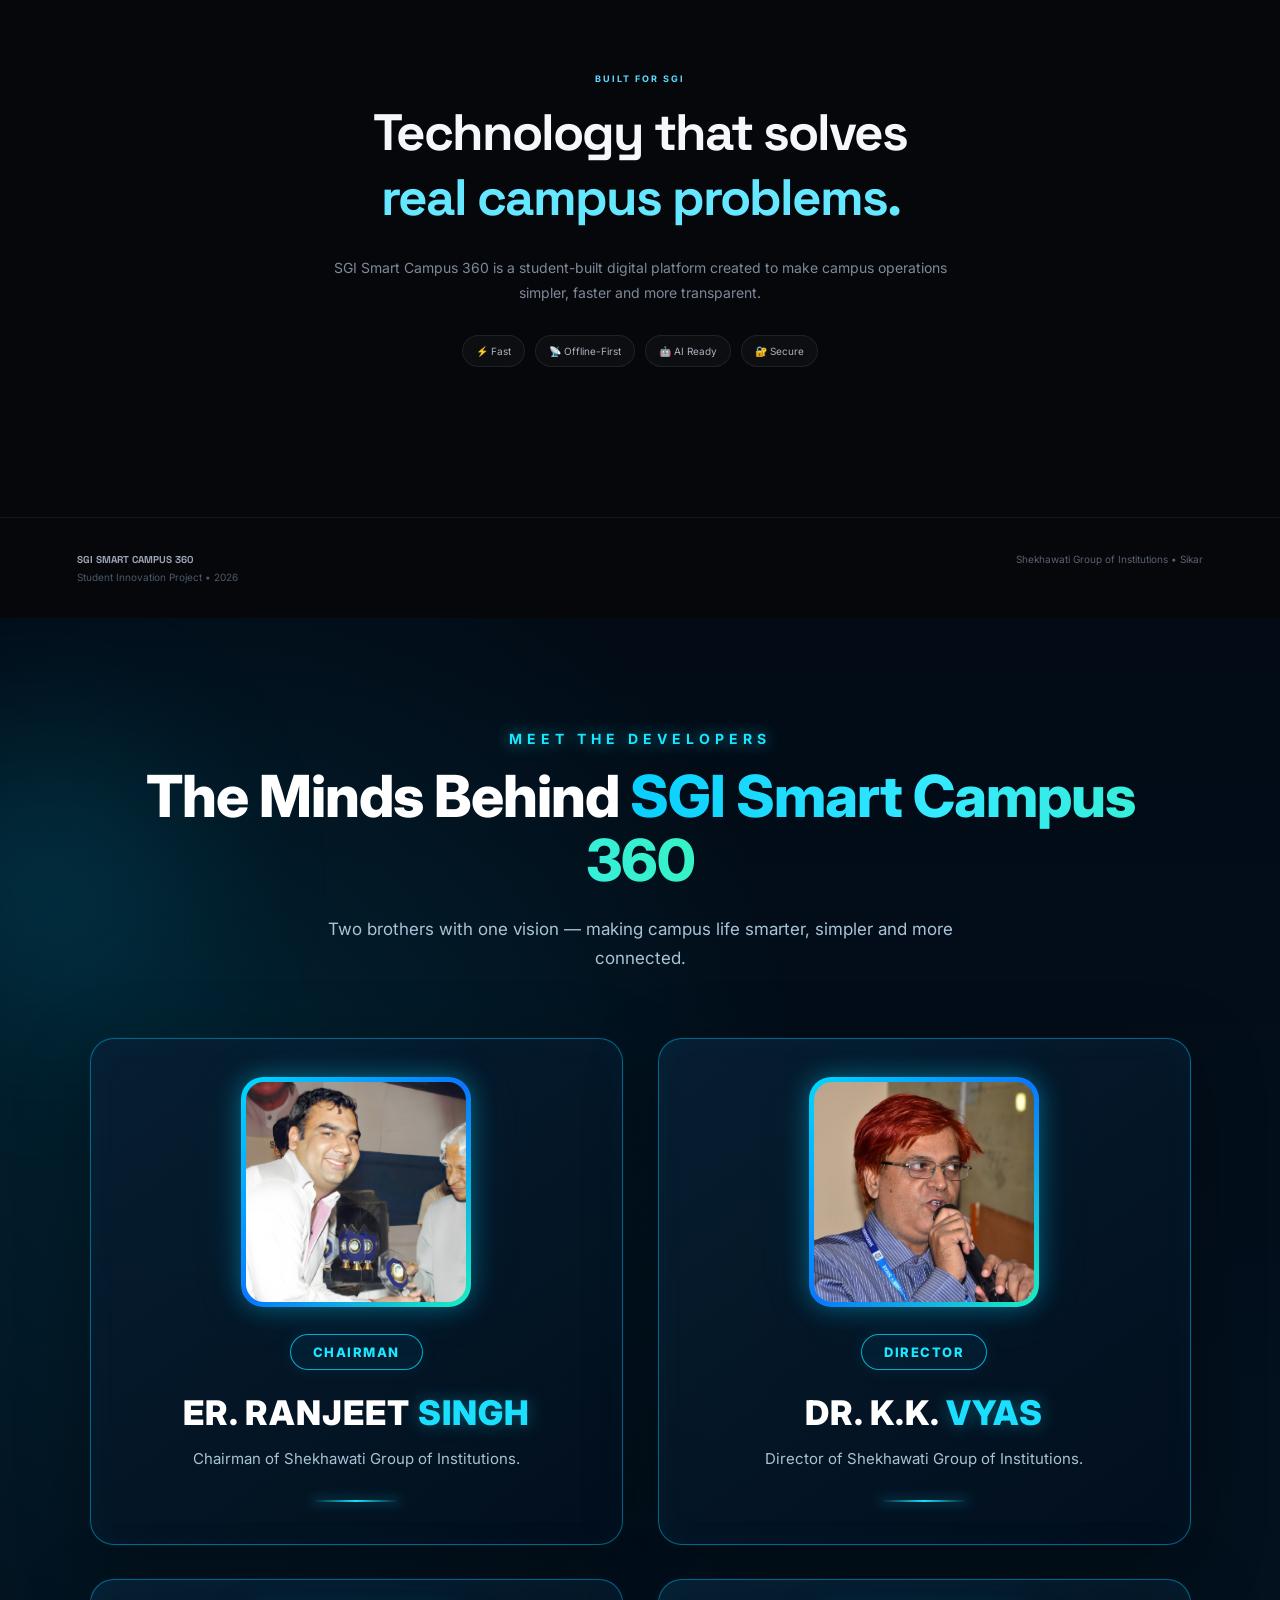
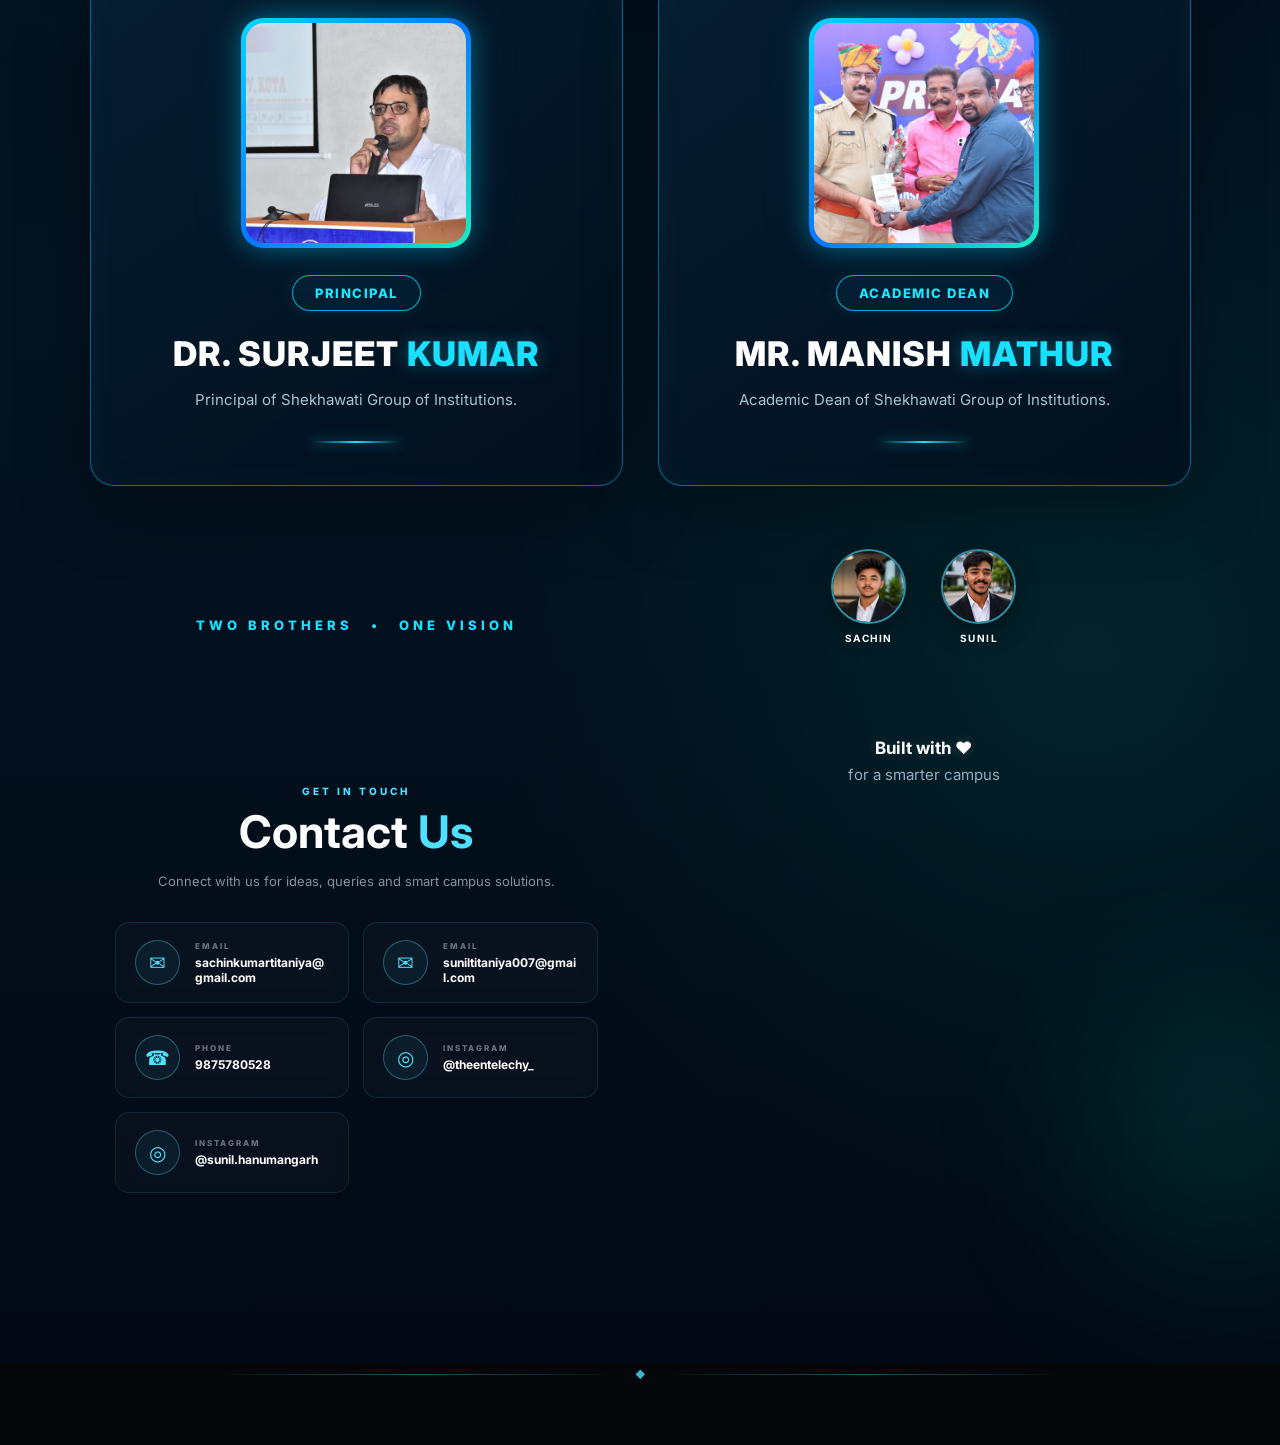
<file: frontend/hostel.html>
<!DOCTYPE html>
<html lang="en">

<head>
    <meta charset="UTF-8">
    <meta name="viewport" content="width=device-width, initial-scale=1.0">

    <title>Hostel Care | SGI Smart Campus 360</title>

    <link rel="stylesheet" href="style.css">

    <style>
        .hostel-page {
            max-width: 1200px;
            margin: 0 auto;
            padding: 40px 20px 60px;
        }

        .page-header {
            margin-bottom: 30px;
        }

        .page-header h1 {
            font-size: 32px;
            margin-bottom: 8px;
        }

        .page-header p {
            color: #8290a5;
        }

        .back-btn {
            display: inline-block;
            margin-bottom: 25px;
            padding: 10px 18px;
            border: 1px solid rgba(0, 212, 255, 0.25);
            border-radius: 10px;
            color: #00d4ff;
            text-decoration: none;
            background: rgba(0, 212, 255, 0.06);
            transition: 0.3s;
        }

        .back-btn:hover {
            background: rgba(0, 212, 255, 0.12);
            transform: translateX(-3px);
        }

        .hostel-grid {
            display: grid;
            grid-template-columns: 1fr 1fr;
            gap: 25px;
        }

        .hostel-card {
            background: rgba(15, 23, 42, 0.75);
            border: 1px solid rgba(148, 163, 184, 0.12);
            border-radius: 18px;
            padding: 25px;
            box-shadow: 0 10px 35px rgba(0, 0, 0, 0.18);
        }

        .hostel-card h2 {
            margin-top: 0;
            margin-bottom: 20px;
            font-size: 21px;
        }

        .form-group {
            margin-bottom: 17px;
        }

        .form-group label {
            display: block;
            margin-bottom: 8px;
            color: #cbd5e1;
            font-size: 14px;
        }

        .form-group input,
        .form-group select,
        .form-group textarea {
            width: 100%;
            box-sizing: border-box;
            padding: 13px 14px;
            border-radius: 10px;
            border: 1px solid rgba(148, 163, 184, 0.18);
            background: rgba(2, 6, 23, 0.65);
            color: #ffffff;
            outline: none;
            font-family: inherit;
        }

        .form-group input:focus,
        .form-group select:focus,
        .form-group textarea:focus {
            border-color: #00d4ff;
            box-shadow: 0 0 0 3px rgba(0, 212, 255, 0.08);
        }

        .form-group textarea {
            min-height: 120px;
            resize: vertical;
        }

        .submit-btn {
            width: 100%;
            padding: 14px;
            border: none;
            border-radius: 11px;
            background: linear-gradient(135deg, #00d4ff, #2563eb);
            color: white;
            font-size: 15px;
            font-weight: 600;
            cursor: pointer;
            transition: 0.3s;
        }

        .submit-btn:hover {
            transform: translateY(-2px);
            box-shadow: 0 8px 25px rgba(0, 212, 255, 0.2);
        }

        .submit-btn:disabled {
            opacity: 0.6;
            cursor: not-allowed;
            transform: none;
        }

        .message-box {
            display: none;
            margin-bottom: 18px;
            padding: 13px 15px;
            border-radius: 10px;
            font-size: 14px;
        }

        .success-message {
            background: rgba(34, 197, 94, 0.1);
            border: 1px solid rgba(34, 197, 94, 0.25);
            color: #4ade80;
        }

        .error-message {
            background: rgba(239, 68, 68, 0.1);
            border: 1px solid rgba(239, 68, 68, 0.25);
            color: #f87171;
        }

        .complaint-item {
            padding: 18px;
            margin-bottom: 14px;
            border-radius: 13px;
            background: rgba(2, 6, 23, 0.5);
            border: 1px solid rgba(148, 163, 184, 0.1);
        }

        .complaint-top {
            display: flex;
            justify-content: space-between;
            align-items: center;
            gap: 10px;
            margin-bottom: 10px;
        }

        .complaint-category {
            font-weight: 600;
            color: #ffffff;
        }

        .status {
            padding: 5px 10px;
            border-radius: 20px;
            font-size: 11px;
            font-weight: 600;
        }

        .status-pending {
            background: rgba(245, 158, 11, 0.12);
            color: #fbbf24;
        }

        .status-progress {
            background: rgba(59, 130, 246, 0.12);
            color: #60a5fa;
        }

        .status-resolved {
            background: rgba(34, 197, 94, 0.12);
            color: #4ade80;
        }

        .complaint-description {
            color: #aab4c3;
            font-size: 14px;
            line-height: 1.6;
            margin-bottom: 12px;
        }

        .complaint-meta {
            display: flex;
            flex-wrap: wrap;
            gap: 8px;
        }

        .meta-tag {
            padding: 5px 9px;
            border-radius: 7px;
            background: rgba(148, 163, 184, 0.08);
            color: #94a3b8;
            font-size: 11px;
        }

        .empty-state,
        .loading {
            text-align: center;
            padding: 45px 15px;
            color: #718096;
        }

        @media (max-width: 800px) {
            .hostel-grid {
                grid-template-columns: 1fr;
            }

            .page-header h1 {
                font-size: 27px;
            }
        }
    </style>
</head>

<body>

    <!-- NAVBAR -->

    <nav class="navbar">

        <div class="nav-left">
            <strong>SGI</strong>
            <span>Smart Campus 360</span>
        </div>

        <div class="profile-info">

            <strong id="studentName">
                Student
            </strong>

            <span>
                Campus ID:
                <span id="studentCampusId">
                    ---
                </span>
            </span>

        </div>

    </nav>


    <!-- MAIN CONTENT -->

    <main class="hostel-page">

        <a href="dashboard.html" class="back-btn">
            ← Back to Dashboard
        </a>


        <div class="page-header">

            <h1>
                Hostel Care 🏠
            </h1>

            <p>
                Report hostel-related issues and track your complaint status.
            </p>

        </div>


        <div class="hostel-grid">


            <!-- SUBMIT COMPLAINT -->

            <section class="hostel-card">

                <h2>
                    Submit Hostel Complaint
                </h2>


                <div
                    id="successMessage"
                    class="message-box success-message">
                </div>


                <div
                    id="errorMessage"
                    class="message-box error-message">
                </div>


                <form id="hostelForm">


                    <!-- CATEGORY -->

                    <div class="form-group">

                        <label for="category">
                            Complaint Category
                        </label>

                        <select
                            id="category"
                            required>

                            <option value="">
                                Select category
                            </option>

                            <option value="Electricity">
                                Electricity
                            </option>

                            <option value="Water">
                                Water Supply
                            </option>

                            <option value="Cleanliness">
                                Cleanliness
                            </option>

                            <option value="Room Maintenance">
                                Room Maintenance
                            </option>

                            <option value="Food">
                                Food / Mess
                            </option>

                            <option value="WiFi">
                                WiFi / Internet
                            </option>

                            <option value="Furniture">
                                Furniture
                            </option>

                            <option value="Other">
                                Other
                            </option>

                        </select>

                    </div>


                    <!-- ROOM NUMBER -->

                    <div class="form-group">

                        <label for="roomNo">
                            Room Number
                        </label>

                        <input
                            type="text"
                            id="roomNo"
                            placeholder="Example: B-204"
                            required>

                    </div>


                    <!-- DESCRIPTION -->

                    <div class="form-group">

                        <label for="description">
                            Problem Description
                        </label>

                        <textarea
                            id="description"
                            placeholder="Describe your hostel issue..."
                            required></textarea>

                    </div>


                    <!-- SUBMIT BUTTON -->

                    <button
                        type="submit"
                        class="submit-btn"
                        id="submitBtn">

                        Submit Hostel Complaint 🚀

                    </button>

                </form>

            </section>


            <!-- HISTORY -->

            <section class="hostel-card">

                <h2>
                    My Hostel Complaints
                </h2>


                <div id="complaintsList">

                    <div class="loading">
                        Loading complaints...
                    </div>

                </div>

            </section>

        </div>

    </main>


    <!-- JAVASCRIPT -->

    <script>

        // ==========================================
        // CHECK LOGIN
        // ==========================================

        const studentData =
            localStorage.getItem("student");


        if (!studentData) {

            window.location.href = "/";

        }


        const student =
            JSON.parse(studentData);


        console.log(
            "Logged in student:",
            student
        );


        // ==========================================
        // STUDENT INFORMATION
        // ==========================================

        document.getElementById(
            "studentName"
        ).textContent =
            student.name;


        document.getElementById(
            "studentCampusId"
        ).textContent =
            student.campus_id;


        // ==========================================
        // ELEMENTS
        // ==========================================

        const form =
            document.getElementById(
                "hostelForm"
            );


        const submitBtn =
            document.getElementById(
                "submitBtn"
            );


        const complaintsList =
            document.getElementById(
                "complaintsList"
            );


        const successMessage =
            document.getElementById(
                "successMessage"
            );


        const errorMessage =
            document.getElementById(
                "errorMessage"
            );


        // ==========================================
        // MESSAGE FUNCTIONS
        // ==========================================

        function showSuccess(message) {

            successMessage.textContent =
                message;

            successMessage.style.display =
                "block";

            errorMessage.style.display =
                "none";

        }


        function showError(message) {

            errorMessage.textContent =
                message;

            errorMessage.style.display =
                "block";

            successMessage.style.display =
                "none";

        }


        // ==========================================
        // LOAD HOSTEL COMPLAINTS
        // ==========================================

        function loadComplaints() {

            complaintsList.innerHTML =
                '<div class="loading">Loading complaints...</div>';


           fetch(
    `https://sgi-smart-campus-360-api.onrender.com/api/hostel-complaints/${student.campus_id}`
)

            .then(response =>
                response.json()
            )

            .then(data => {

                if (
                    !data.success ||
                    !data.complaints
                ) {

                    complaintsList.innerHTML =
                        '<div class="empty-state">Unable to load complaints.</div>';

                    return;

                }


                if (
                    data.complaints.length === 0
                ) {

                    complaintsList.innerHTML = `

                        <div class="empty-state">

                            <div style="font-size:38px;">
                                🏠
                            </div>

                            <p>
                                No hostel complaints submitted yet.
                            </p>

                            <small>
                                Your complaints will appear here.
                            </small>

                        </div>

                    `;

                    return;

                }


                complaintsList.innerHTML = "";


                data.complaints.forEach(
                    complaint => {

                        let statusClass =
                            "status-pending";


                        if (
                            complaint.status ===
                            "In Progress"
                        ) {

                            statusClass =
                                "status-progress";

                        }


                        if (
                            complaint.status ===
                            "Resolved"
                        ) {

                            statusClass =
                                "status-resolved";

                        }


                        const item =
                            document.createElement(
                                "div"
                            );


                        item.className =
                            "complaint-item";


                        item.innerHTML = `

                            <div class="complaint-top">

                                <span class="complaint-category">

                                    🏠
                                    ${escapeHtml(complaint.category)}

                                </span>

                                <span class="status ${statusClass}">

                                    ${escapeHtml(complaint.status)}

                                </span>

                            </div>


                            <div class="complaint-description">

                                ${escapeHtml(complaint.description)}

                            </div>


                            <div class="complaint-meta">

                                <span class="meta-tag">

                                    🚪 Room:
                                    ${escapeHtml(complaint.room_no)}

                                </span>


                                <span class="meta-tag">

                                    #${complaint.id}

                                </span>

                            </div>

                        `;


                        complaintsList.appendChild(
                            item
                        );

                    }
                );

            })

            .catch(error => {

                console.error(
                    "Hostel complaint loading error:",
                    error
                );

                complaintsList.innerHTML = `

                    <div class="empty-state">

                        <div style="font-size:38px;">
                            ⚠️
                        </div>

                        Unable to connect to server.

                    </div>

                `;

            });

        }


        // ==========================================
        // SUBMIT HOSTEL COMPLAINT
        // ==========================================

        form.addEventListener(
            "submit",
            function(event) {

                event.preventDefault();


                successMessage.style.display =
                    "none";

                errorMessage.style.display =
                    "none";


                const category =
                    document.getElementById(
                        "category"
                    ).value;


                const roomNo =
                    document.getElementById(
                        "roomNo"
                    ).value.trim();


                const description =
                    document.getElementById(
                        "description"
                    ).value.trim();


                if (
                    !category ||
                    !roomNo ||
                    !description
                ) {

                    showError(
                        "Please fill all required fields."
                    );

                    return;

                }


                submitBtn.disabled =
                    true;

                submitBtn.textContent =
                    "Submitting...";


                const complaintData = {

                    campus_id:
                        student.campus_id,

                    category:
                        category,

                    description:
                        description,

                    room_no:
                        roomNo

                };

fetch(
    "https://sgi-smart-campus-360-api.onrender.com/api/hostel-complaints",
                    {

                        method: "POST",

                        headers: {
                            "Content-Type":
                                "application/json"
                        },

                        body:
                            JSON.stringify(
                                complaintData
                            )

                    }
                )

                .then(response =>
                    response.json()
                )

                .then(data => {

                    if (data.success) {

                        showSuccess(
                            `Hostel complaint submitted successfully! Complaint ID: #${data.complaint_id}`
                        );


                        form.reset();


                        loadComplaints();

                    }

                    else {

                        showError(
                            data.message ||
                            "Unable to submit hostel complaint."
                        );

                    }

                })

                .catch(error => {

                    console.error(
                        "Hostel complaint submit error:",
                        error
                    );

                    showError(
                        "Server connection failed. Please try again."
                    );

                })

                .finally(() => {

                    submitBtn.disabled =
                        false;

                    submitBtn.textContent =
                        "Submit Hostel Complaint 🚀";

                });

            }
        );


        // ==========================================
        // HTML SAFETY
        // ==========================================

        function escapeHtml(value) {

            if (
                value === null ||
                value === undefined
            ) {

                return "";

            }


            return String(value)

                .replace(
                    /&/g,
                    "&amp;"
                )

                .replace(
                    /</g,
                    "&lt;"
                )

                .replace(
                    />/g,
                    "&gt;"
                )

                .replace(
                    /"/g,
                    "&quot;"
                )

                .replace(
                    /'/g,
                    "&#039;"
                );

        }


        // ==========================================
        // INITIAL LOAD
        // ==========================================

        loadComplaints();

    </script>

</body>

</html>
</file>
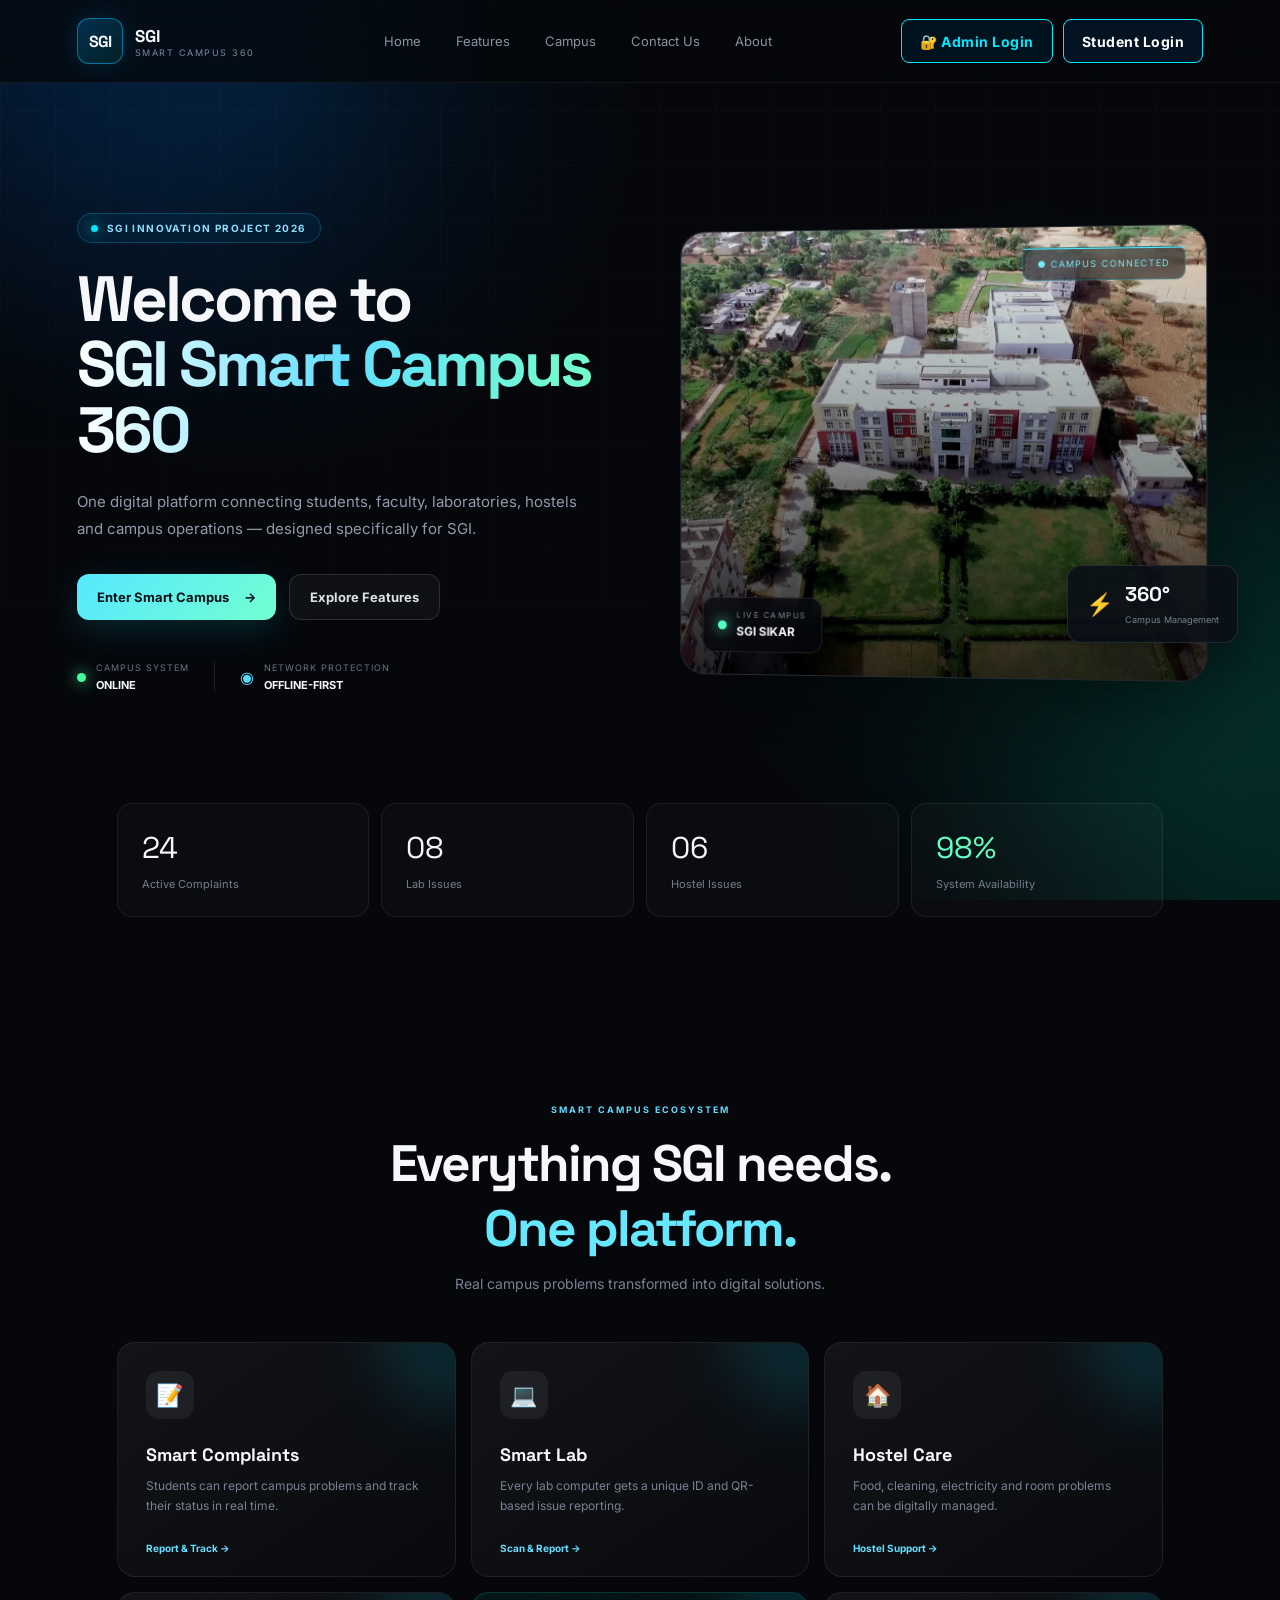
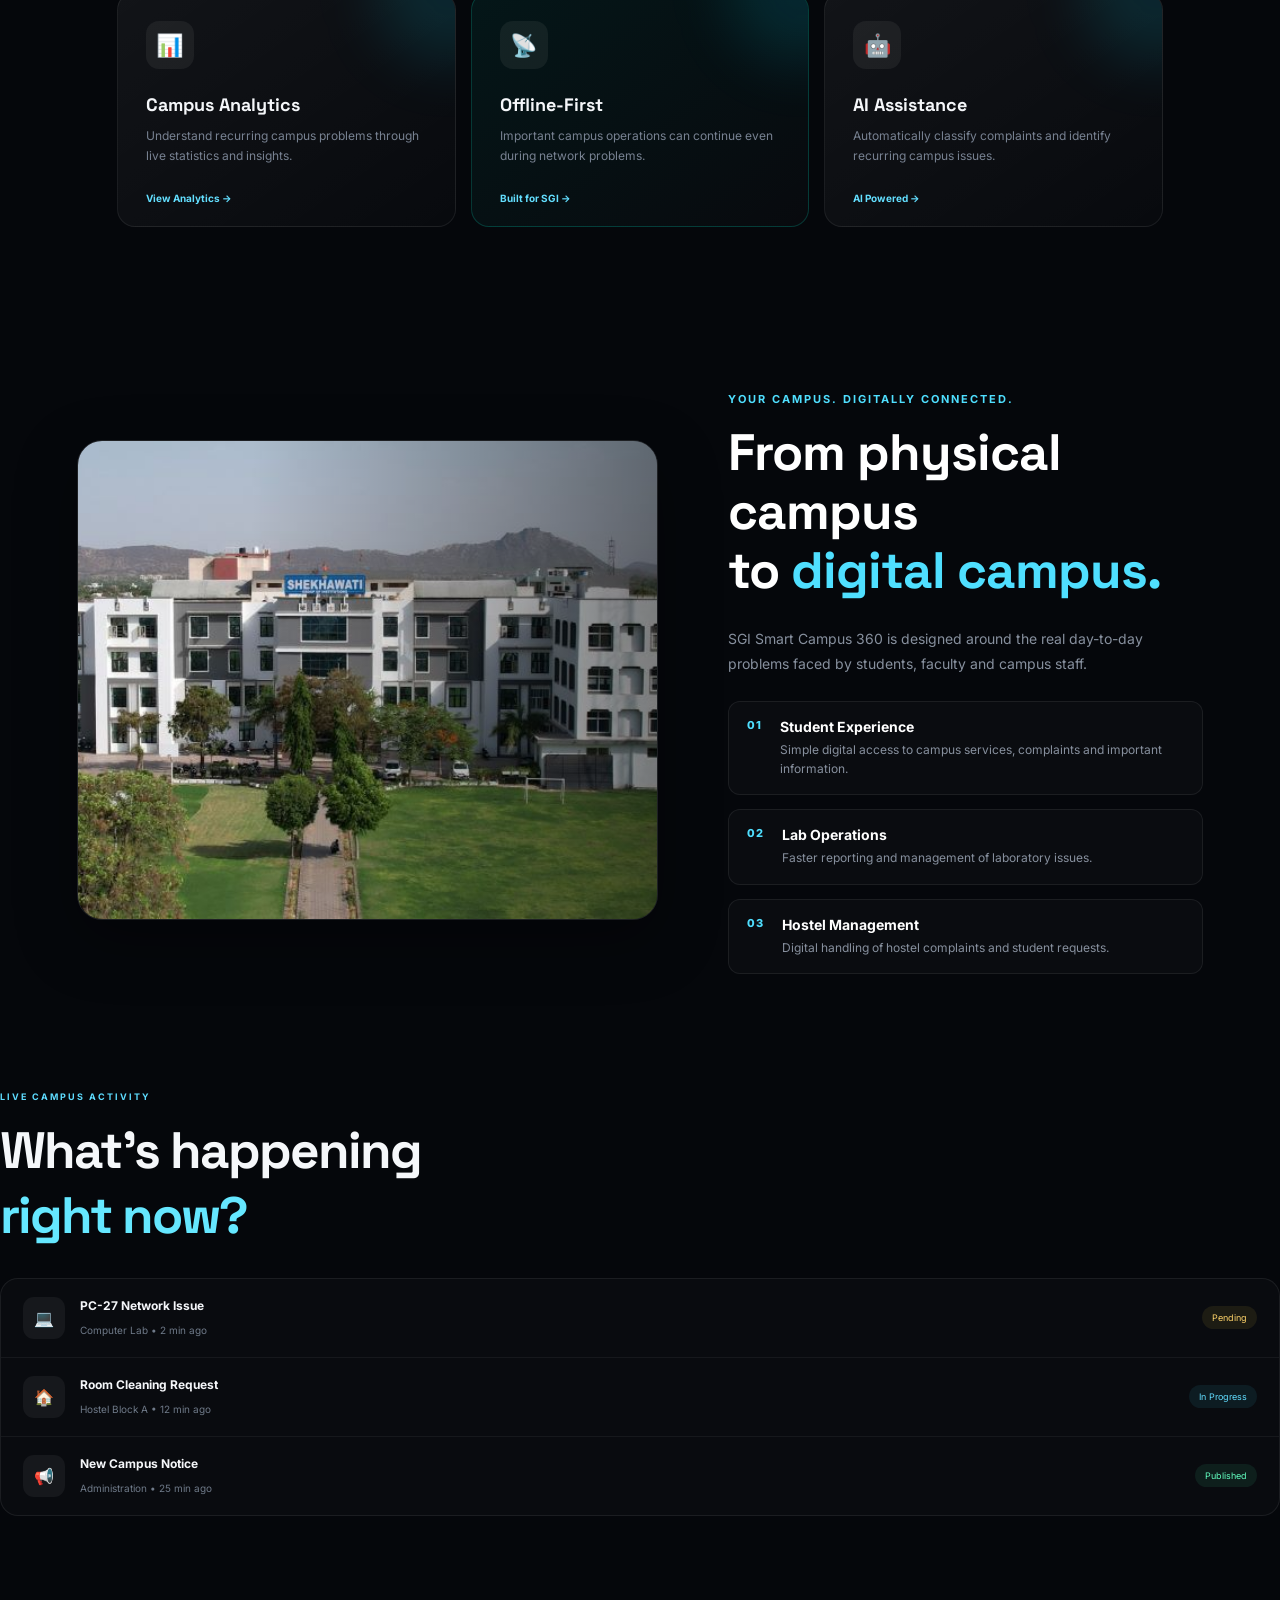
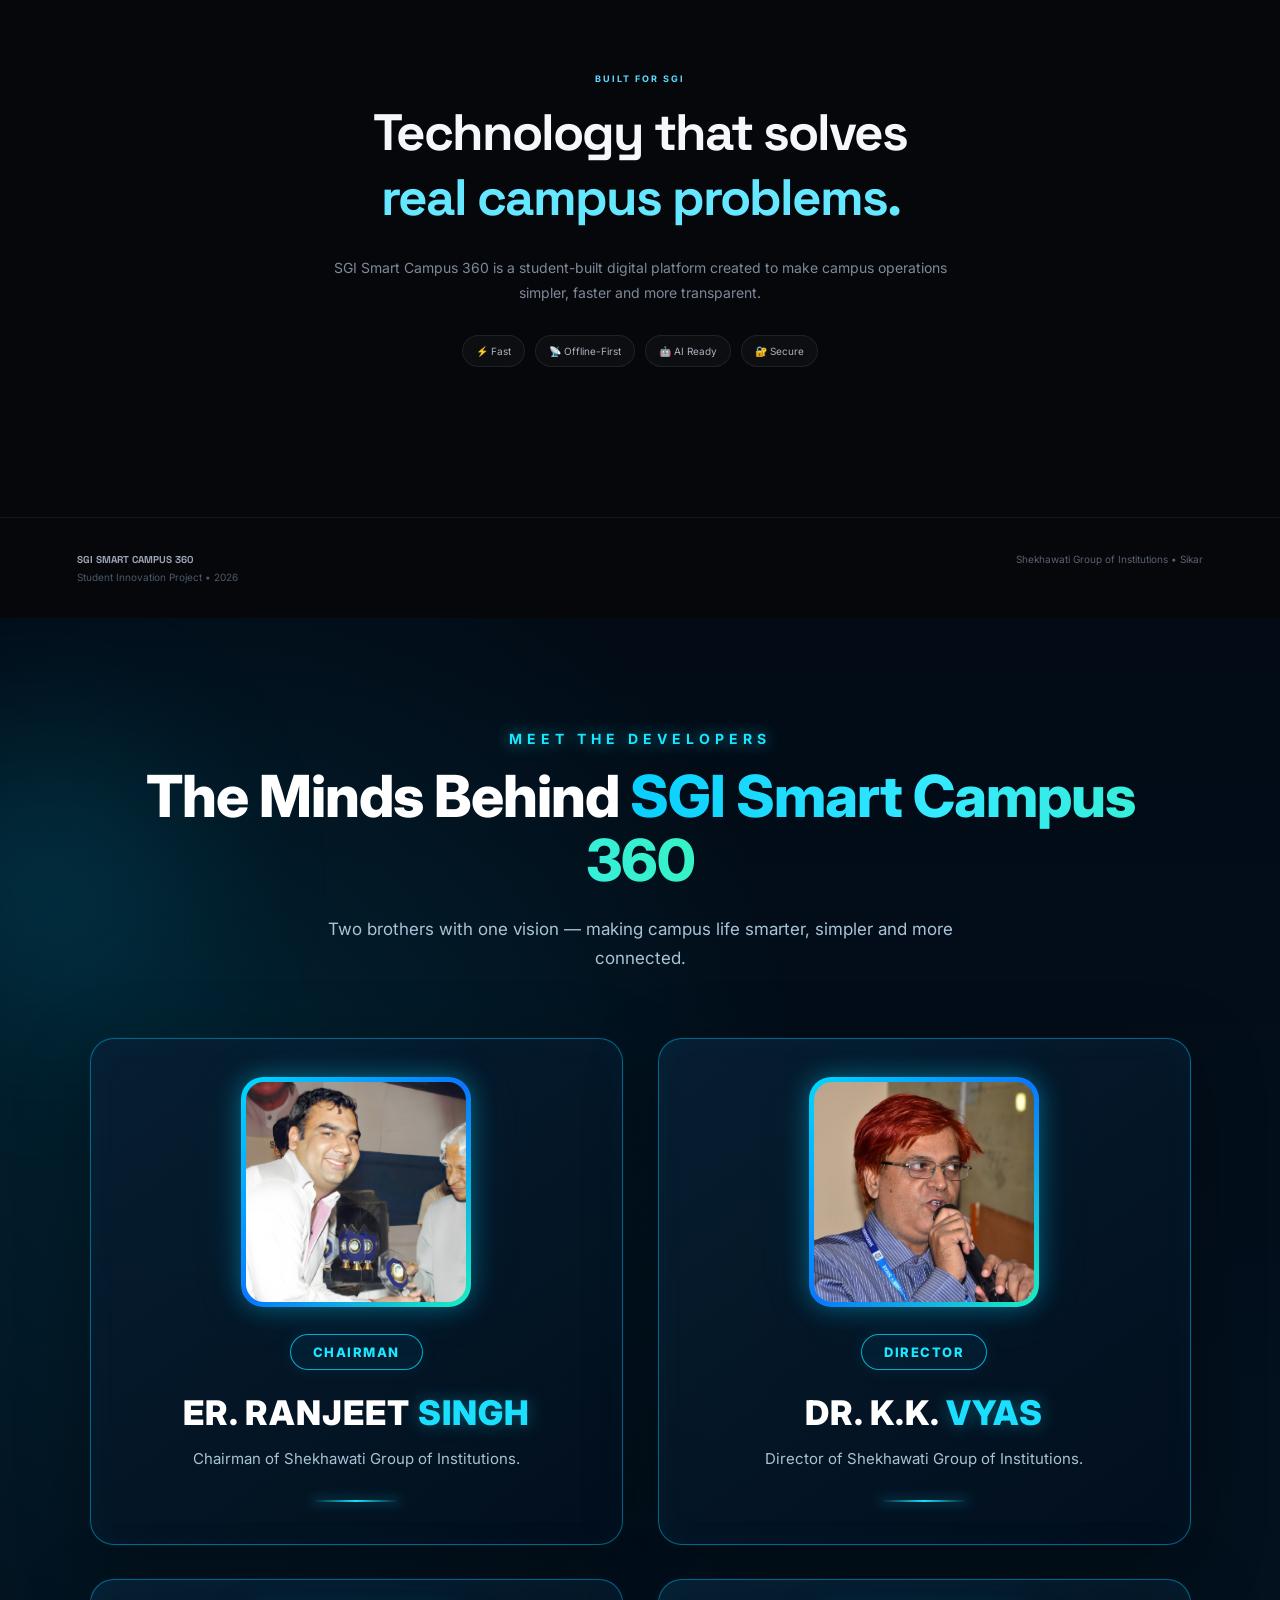
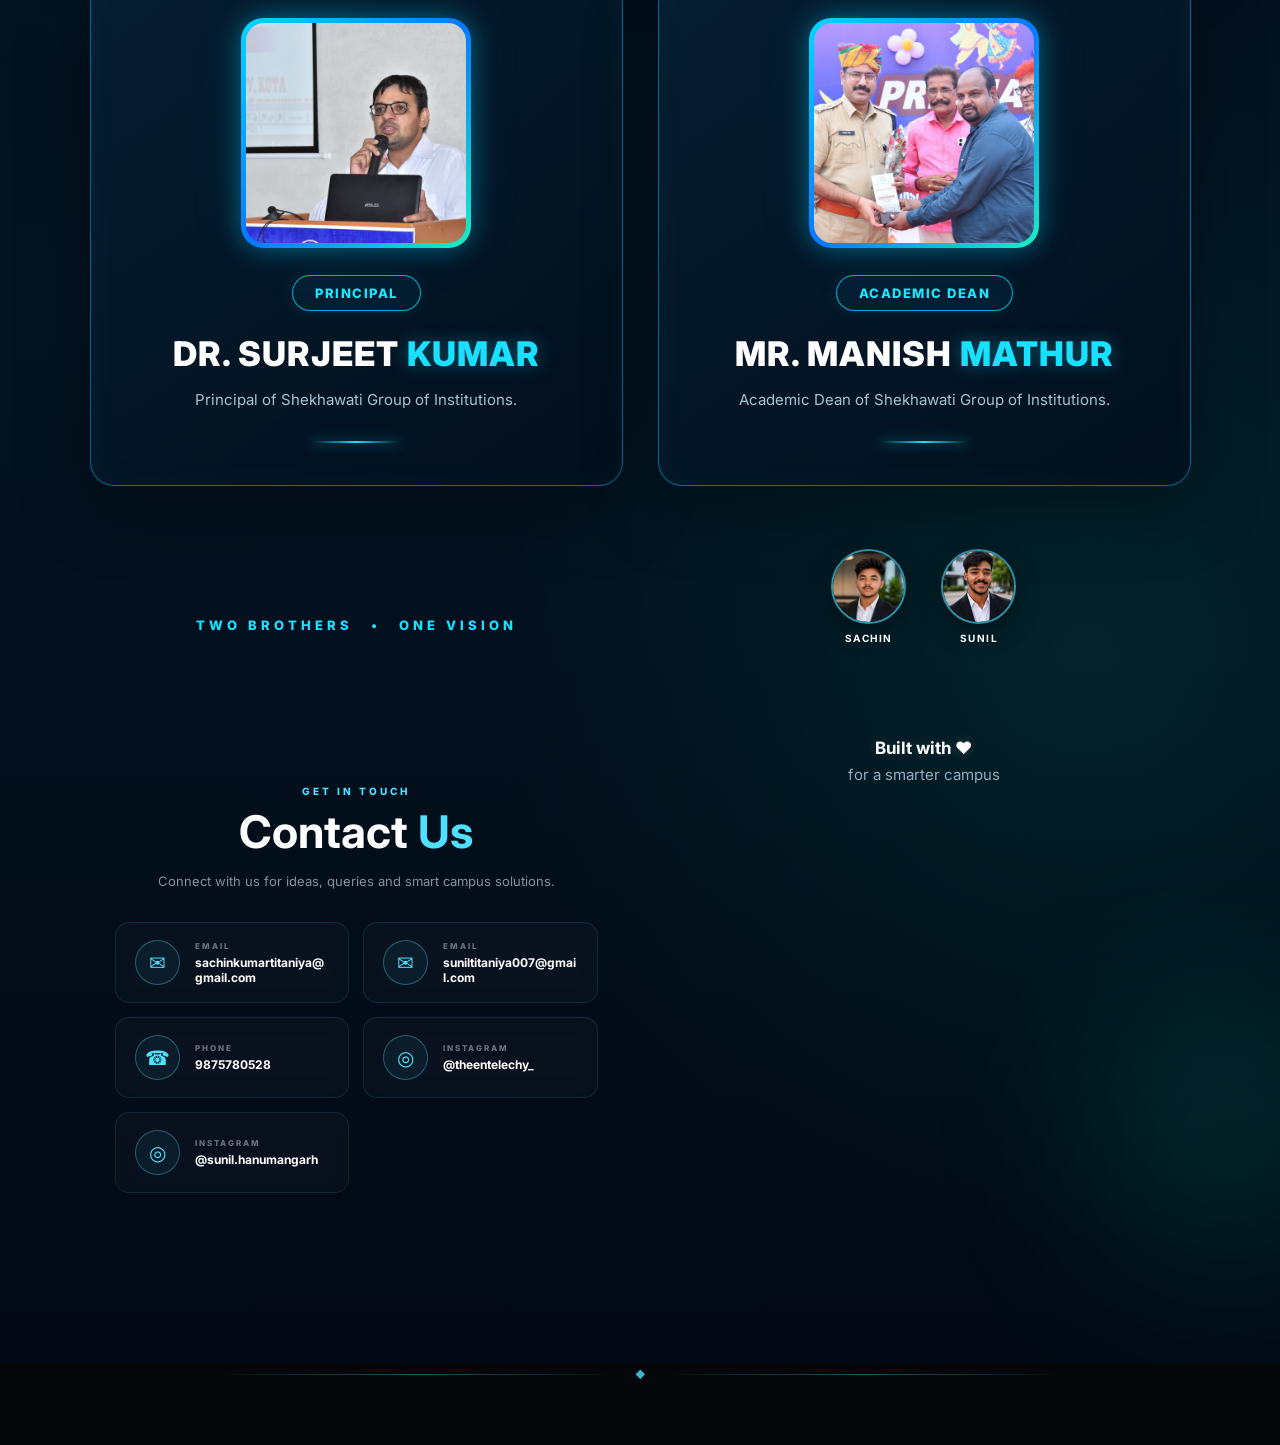
<file: frontend/lab.html>
<!DOCTYPE html>
<html lang="en">

<head>
    <meta charset="UTF-8">
    <meta name="viewport" content="width=device-width, initial-scale=1.0">

    <title>Smart Lab | SGI Smart Campus 360</title>

    <link rel="stylesheet" href="style.css">

    <style>
        .lab-page {
            max-width: 1200px;
            margin: 0 auto;
            padding: 40px 20px 60px;
        }

        .page-header {
            margin-bottom: 30px;
        }

        .page-header h1 {
            font-size: 32px;
            margin-bottom: 8px;
        }

        .page-header p {
            color: #8290a5;
        }

        .back-btn {
            display: inline-block;
            margin-bottom: 25px;
            padding: 10px 18px;
            border: 1px solid rgba(0, 212, 255, 0.25);
            border-radius: 10px;
            color: #00d4ff;
            text-decoration: none;
            background: rgba(0, 212, 255, 0.06);
            transition: 0.3s;
        }

        .back-btn:hover {
            background: rgba(0, 212, 255, 0.12);
            transform: translateX(-3px);
        }

        .lab-grid {
            display: grid;
            grid-template-columns: 1fr 1fr;
            gap: 25px;
        }

        .lab-card {
            background: rgba(15, 23, 42, 0.75);
            border: 1px solid rgba(148, 163, 184, 0.12);
            border-radius: 18px;
            padding: 25px;
            box-shadow: 0 10px 35px rgba(0, 0, 0, 0.18);
        }

        .lab-card h2 {
            margin-top: 0;
            margin-bottom: 20px;
            font-size: 21px;
        }

        .form-group {
            margin-bottom: 17px;
        }

        .form-group label {
            display: block;
            margin-bottom: 8px;
            color: #cbd5e1;
            font-size: 14px;
        }

        .form-group input,
        .form-group select,
        .form-group textarea {
            width: 100%;
            box-sizing: border-box;
            padding: 13px 14px;
            border-radius: 10px;
            border: 1px solid rgba(148, 163, 184, 0.18);
            background: rgba(2, 6, 23, 0.65);
            color: #ffffff;
            outline: none;
            font-family: inherit;
        }

        .form-group input:focus,
        .form-group select:focus,
        .form-group textarea:focus {
            border-color: #00d4ff;
            box-shadow: 0 0 0 3px rgba(0, 212, 255, 0.08);
        }

        .form-group textarea {
            min-height: 120px;
            resize: vertical;
        }

        .submit-btn {
            width: 100%;
            padding: 14px;
            border: none;
            border-radius: 11px;
            background: linear-gradient(135deg, #00d4ff, #2563eb);
            color: white;
            font-size: 15px;
            font-weight: 600;
            cursor: pointer;
            transition: 0.3s;
        }

        .submit-btn:hover {
            transform: translateY(-2px);
            box-shadow: 0 8px 25px rgba(0, 212, 255, 0.2);
        }

        .submit-btn:disabled {
            opacity: 0.6;
            cursor: not-allowed;
            transform: none;
        }

        .message-box {
            display: none;
            margin-bottom: 18px;
            padding: 13px 15px;
            border-radius: 10px;
            font-size: 14px;
        }

        .success-message {
            background: rgba(34, 197, 94, 0.1);
            border: 1px solid rgba(34, 197, 94, 0.25);
            color: #4ade80;
        }

        .error-message {
            background: rgba(239, 68, 68, 0.1);
            border: 1px solid rgba(239, 68, 68, 0.25);
            color: #f87171;
        }

        .report-item {
            padding: 18px;
            margin-bottom: 14px;
            border-radius: 13px;
            background: rgba(2, 6, 23, 0.5);
            border: 1px solid rgba(148, 163, 184, 0.1);
        }

        .report-top {
            display: flex;
            justify-content: space-between;
            align-items: center;
            gap: 10px;
            margin-bottom: 10px;
        }

        .report-lab {
            font-weight: 600;
            color: #ffffff;
        }

        .status {
            padding: 5px 10px;
            border-radius: 20px;
            font-size: 11px;
            font-weight: 600;
        }

        .status-pending {
            background: rgba(245, 158, 11, 0.12);
            color: #fbbf24;
        }

        .status-progress {
            background: rgba(59, 130, 246, 0.12);
            color: #60a5fa;
        }

        .status-resolved {
            background: rgba(34, 197, 94, 0.12);
            color: #4ade80;
        }

        .report-issue {
            color: #aab4c3;
            font-size: 14px;
            line-height: 1.6;
            margin-bottom: 12px;
        }

        .report-meta {
            display: flex;
            flex-wrap: wrap;
            gap: 8px;
        }

        .meta-tag {
            padding: 5px 9px;
            border-radius: 7px;
            background: rgba(148, 163, 184, 0.08);
            color: #94a3b8;
            font-size: 11px;
        }

        .empty-state,
        .loading {
            text-align: center;
            padding: 45px 15px;
            color: #718096;
        }

        @media (max-width: 800px) {
            .lab-grid {
                grid-template-columns: 1fr;
            }

            .page-header h1 {
                font-size: 27px;
            }
        }
    </style>
</head>

<body>

    <!-- NAVBAR -->

    <nav class="navbar">

        <div class="nav-left">
            <strong>SGI</strong>
            <span>Smart Campus 360</span>
        </div>

        <div class="profile-info">

            <strong id="studentName">
                Student
            </strong>

            <span>
                Campus ID:
                <span id="studentCampusId">
                    ---
                </span>
            </span>

        </div>

    </nav>


    <!-- MAIN -->

    <main class="lab-page">

        <a href="dashboard.html" class="back-btn">
            ← Back to Dashboard
        </a>


        <div class="page-header">

            <h1>
                Smart Lab 🧪
            </h1>

            <p>
                Report laboratory and computer-related issues and track their status.
            </p>

        </div>


        <div class="lab-grid">


            <!-- REPORT LAB ISSUE -->

            <section class="lab-card">

                <h2>
                    Report Lab Issue
                </h2>


                <div
                    id="successMessage"
                    class="message-box success-message">
                </div>


                <div
                    id="errorMessage"
                    class="message-box error-message">
                </div>


                <form id="labForm">


                    <!-- LAB NAME -->

                    <div class="form-group">

                        <label for="labName">
                            Laboratory Name
                        </label>

                        <select
                            id="labName"
                            required>

                            <option value="">
                                Select laboratory
                            </option>

                            <option value="CSE Lab 1">
                                CSE Lab 1
                            </option>

                            <option value="CSE Lab 2">
                                CSE Lab 2
                            </option>

                            <option value="CSE Lab 3">
                                CSE Lab 3
                            </option>

                            <option value="IT Lab">
                                IT Lab
                            </option>

                            <option value="AI Lab">
                                AI Lab
                            </option>

                            <option value="Electronics Lab">
                                Electronics Lab
                            </option>

                            <option value="Mechanical Lab">
                                Mechanical Lab
                            </option>

                            <option value="Civil Lab">
                                Civil Lab
                            </option>

                        </select>

                    </div>


                    <!-- COMPUTER ID -->

                    <div class="form-group">

                        <label for="computerId">
                            Computer / Equipment ID
                        </label>

                        <input
                            type="text"
                            id="computerId"
                            placeholder="Example: PC-24"
                            required>

                    </div>


                    <!-- ISSUE -->

                    <div class="form-group">

                        <label for="issue">
                            Issue Description
                        </label>

                        <textarea
                            id="issue"
                            placeholder="Describe the laboratory issue..."
                            required></textarea>

                    </div>


                    <!-- SUBMIT -->

                    <button
                        type="submit"
                        class="submit-btn"
                        id="submitBtn">

                        Report Lab Issue 🚀

                    </button>

                </form>

            </section>


            <!-- HISTORY -->

            <section class="lab-card">

                <h2>
                    My Lab Reports
                </h2>


                <div id="reportsList">

                    <div class="loading">
                        Loading lab reports...
                    </div>

                </div>

            </section>

        </div>

    </main>


    <!-- JAVASCRIPT -->

    <script>

        // ==========================================
        // CHECK LOGIN
        // ==========================================

        const studentData =
            localStorage.getItem("student");


        if (!studentData) {

            window.location.href = "/";

        }


        const student =
            JSON.parse(studentData);


        console.log(
            "Logged in student:",
            student
        );


        // ==========================================
        // STUDENT INFORMATION
        // ==========================================

        document.getElementById(
            "studentName"
        ).textContent =
            student.name;


        document.getElementById(
            "studentCampusId"
        ).textContent =
            student.campus_id;


        // ==========================================
        // ELEMENTS
        // ==========================================

        const form =
            document.getElementById(
                "labForm"
            );


        const submitBtn =
            document.getElementById(
                "submitBtn"
            );


        const reportsList =
            document.getElementById(
                "reportsList"
            );


        const successMessage =
            document.getElementById(
                "successMessage"
            );


        const errorMessage =
            document.getElementById(
                "errorMessage"
            );


        // ==========================================
        // MESSAGE FUNCTIONS
        // ==========================================

        function showSuccess(message) {

            successMessage.textContent =
                message;

            successMessage.style.display =
                "block";

            errorMessage.style.display =
                "none";

        }


        function showError(message) {

            errorMessage.textContent =
                message;

            errorMessage.style.display =
                "block";

            successMessage.style.display =
                "none";

        }


        // ==========================================
        // LOAD LAB REPORTS
        // ==========================================

        function loadReports() {

            reportsList.innerHTML =
                '<div class="loading">Loading lab reports...</div>';


           fetch(
    `https://sgi-smart-campus-360-api.onrender.com/api/lab-reports/${student.campus_id}`
)

            .then(response =>
                response.json()
            )

            .then(data => {

                if (
                    !data.success ||
                    !data.reports
                ) {

                    reportsList.innerHTML =
                        '<div class="empty-state">Unable to load lab reports.</div>';

                    return;

                }


                if (
                    data.reports.length === 0
                ) {

                    reportsList.innerHTML = `

                        <div class="empty-state">

                            <div style="font-size:38px;">
                                🧪
                            </div>

                            <p>
                                No lab reports submitted yet.
                            </p>

                            <small>
                                Your reported lab issues will appear here.
                            </small>

                        </div>

                    `;

                    return;

                }


                reportsList.innerHTML = "";


                data.reports.forEach(
                    report => {

                        let statusClass =
                            "status-pending";


                        if (
                            report.status ===
                            "In Progress"
                        ) {

                            statusClass =
                                "status-progress";

                        }


                        if (
                            report.status ===
                            "Resolved"
                        ) {

                            statusClass =
                                "status-resolved";

                        }


                        const item =
                            document.createElement(
                                "div"
                            );


                        item.className =
                            "report-item";


                        item.innerHTML = `

                            <div class="report-top">

                                <span class="report-lab">
                                    🧪 ${escapeHtml(report.lab_name)}
                                </span>

                                <span class="status ${statusClass}">
                                    ${escapeHtml(report.status)}
                                </span>

                            </div>


                            <div class="report-issue">

                                ${escapeHtml(report.issue)}

                            </div>


                            <div class="report-meta">

                                <span class="meta-tag">
                                    💻 ${escapeHtml(report.computer_id)}
                                </span>

                                <span class="meta-tag">
                                    #${report.id}
                                </span>

                            </div>

                        `;


                        reportsList.appendChild(
                            item
                        );

                    }
                );

            })

            .catch(error => {

                console.error(
                    "Lab report loading error:",
                    error
                );

                reportsList.innerHTML = `

                    <div class="empty-state">

                        <div style="font-size:38px;">
                            ⚠️
                        </div>

                        Unable to connect to server.

                    </div>

                `;

            });

        }


        // ==========================================
        // SUBMIT LAB REPORT
        // ==========================================

        form.addEventListener(
            "submit",
            function(event) {

                event.preventDefault();


                successMessage.style.display =
                    "none";

                errorMessage.style.display =
                    "none";


                const labName =
                    document.getElementById(
                        "labName"
                    ).value;


                const computerId =
                    document.getElementById(
                        "computerId"
                    ).value.trim();


                const issue =
                    document.getElementById(
                        "issue"
                    ).value.trim();


                if (
                    !labName ||
                    !computerId ||
                    !issue
                ) {

                    showError(
                        "Please fill all required fields."
                    );

                    return;

                }


                submitBtn.disabled =
                    true;

                submitBtn.textContent =
                    "Submitting...";


                const reportData = {

                    campus_id:
                        student.campus_id,

                    lab_name:
                        labName,

                    computer_id:
                        computerId,

                    issue:
                        issue

                };

fetch(
    "https://sgi-smart-campus-360-api.onrender.com/api/lab-reports",
                    {

                        method: "POST",

                        headers: {
                            "Content-Type":
                                "application/json"
                        },

                        body:
                            JSON.stringify(
                                reportData
                            )

                    }
                )

                .then(response =>
                    response.json()
                )

                .then(data => {

                    if (data.success) {

                        showSuccess(
                            `Lab issue reported successfully! Report ID: #${data.report_id}`
                        );


                        form.reset();


                        loadReports();

                    }

                    else {

                        showError(
                            data.message ||
                            "Unable to submit lab report."
                        );

                    }

                })

                .catch(error => {

                    console.error(
                        "Lab report submit error:",
                        error
                    );

                    showError(
                        "Server connection failed. Please try again."
                    );

                })

                .finally(() => {

                    submitBtn.disabled =
                        false;

                    submitBtn.textContent =
                        "Report Lab Issue 🚀";

                });

            }
        );


        // ==========================================
        // HTML SAFETY
        // ==========================================

        function escapeHtml(value) {

            if (
                value === null ||
                value === undefined
            ) {

                return "";

            }


            return String(value)

                .replace(
                    /&/g,
                    "&amp;"
                )

                .replace(
                    /</g,
                    "&lt;"
                )

                .replace(
                    />/g,
                    "&gt;"
                )

                .replace(
                    /"/g,
                    "&quot;"
                )

                .replace(
                    /'/g,
                    "&#039;"
                );

        }


        // ==========================================
        // INITIAL LOAD
        // ==========================================

        loadReports();

    </script>

</body>

</html>
</file>
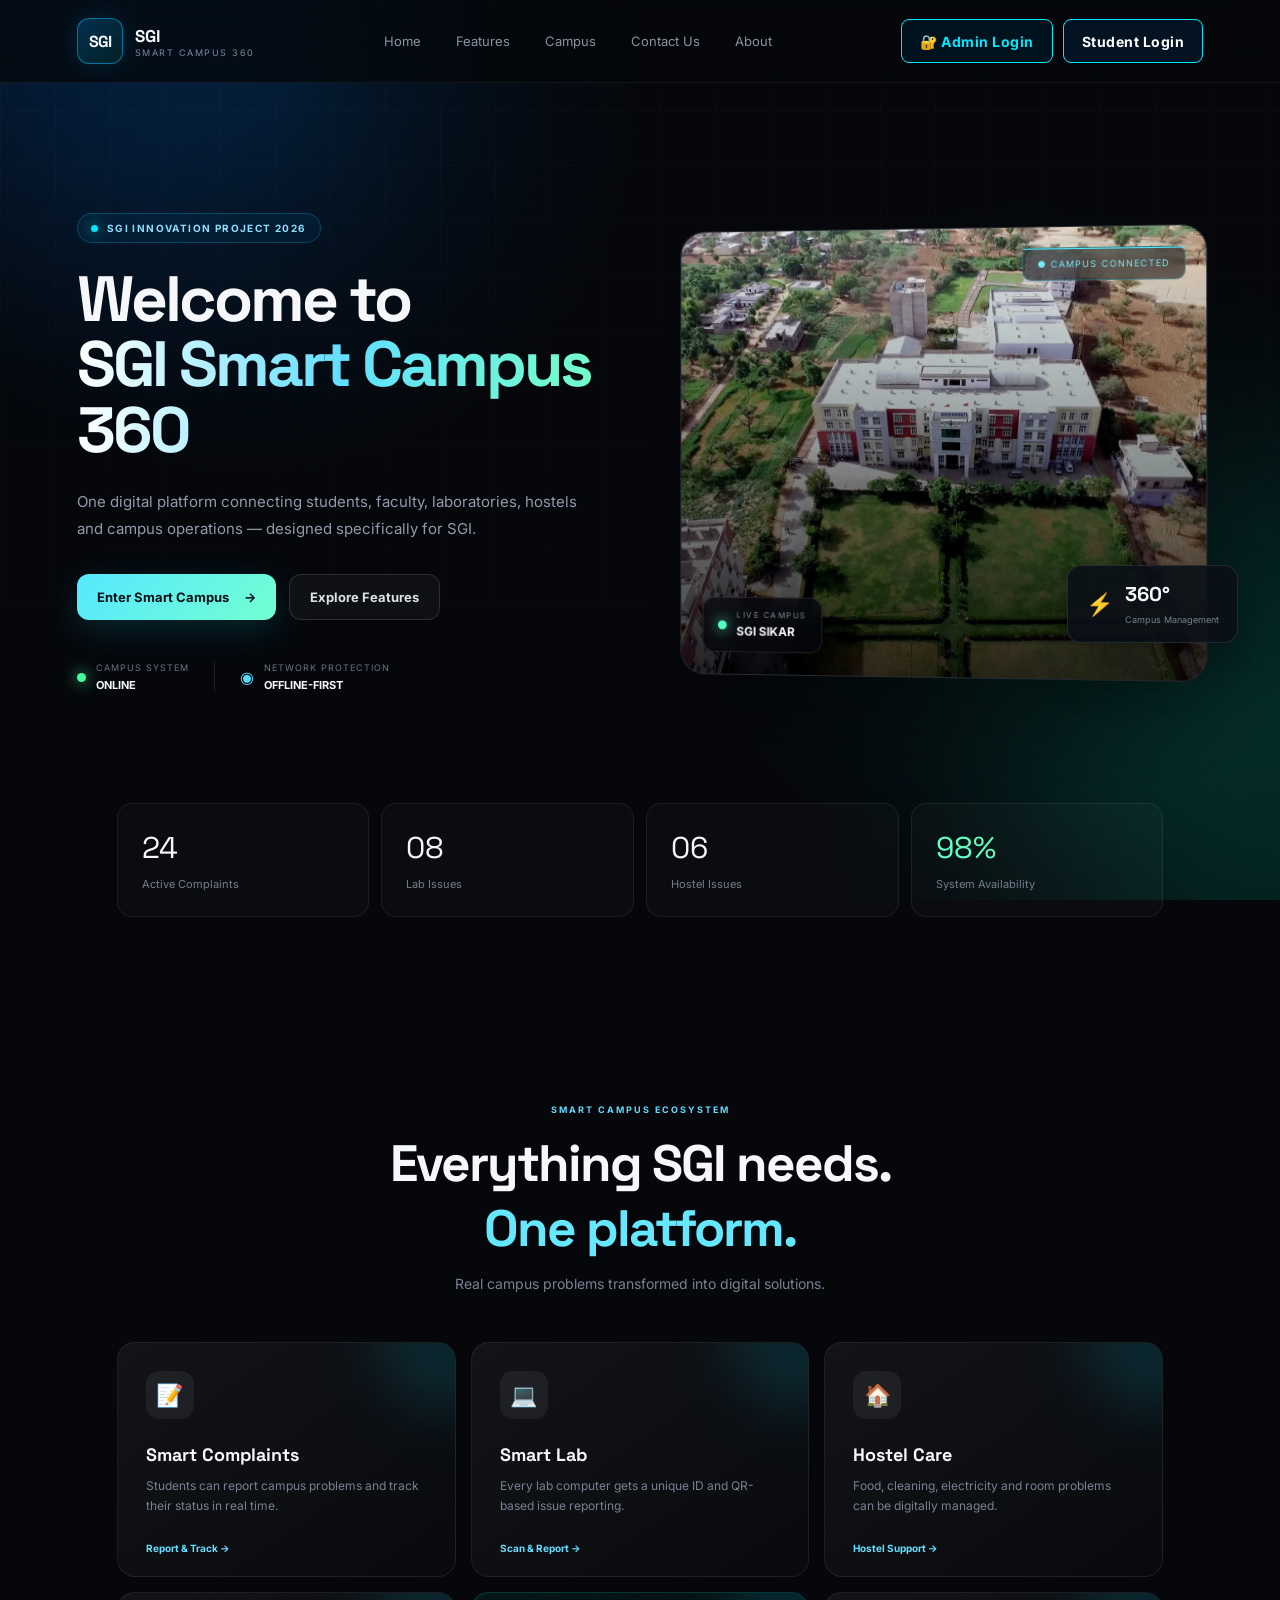
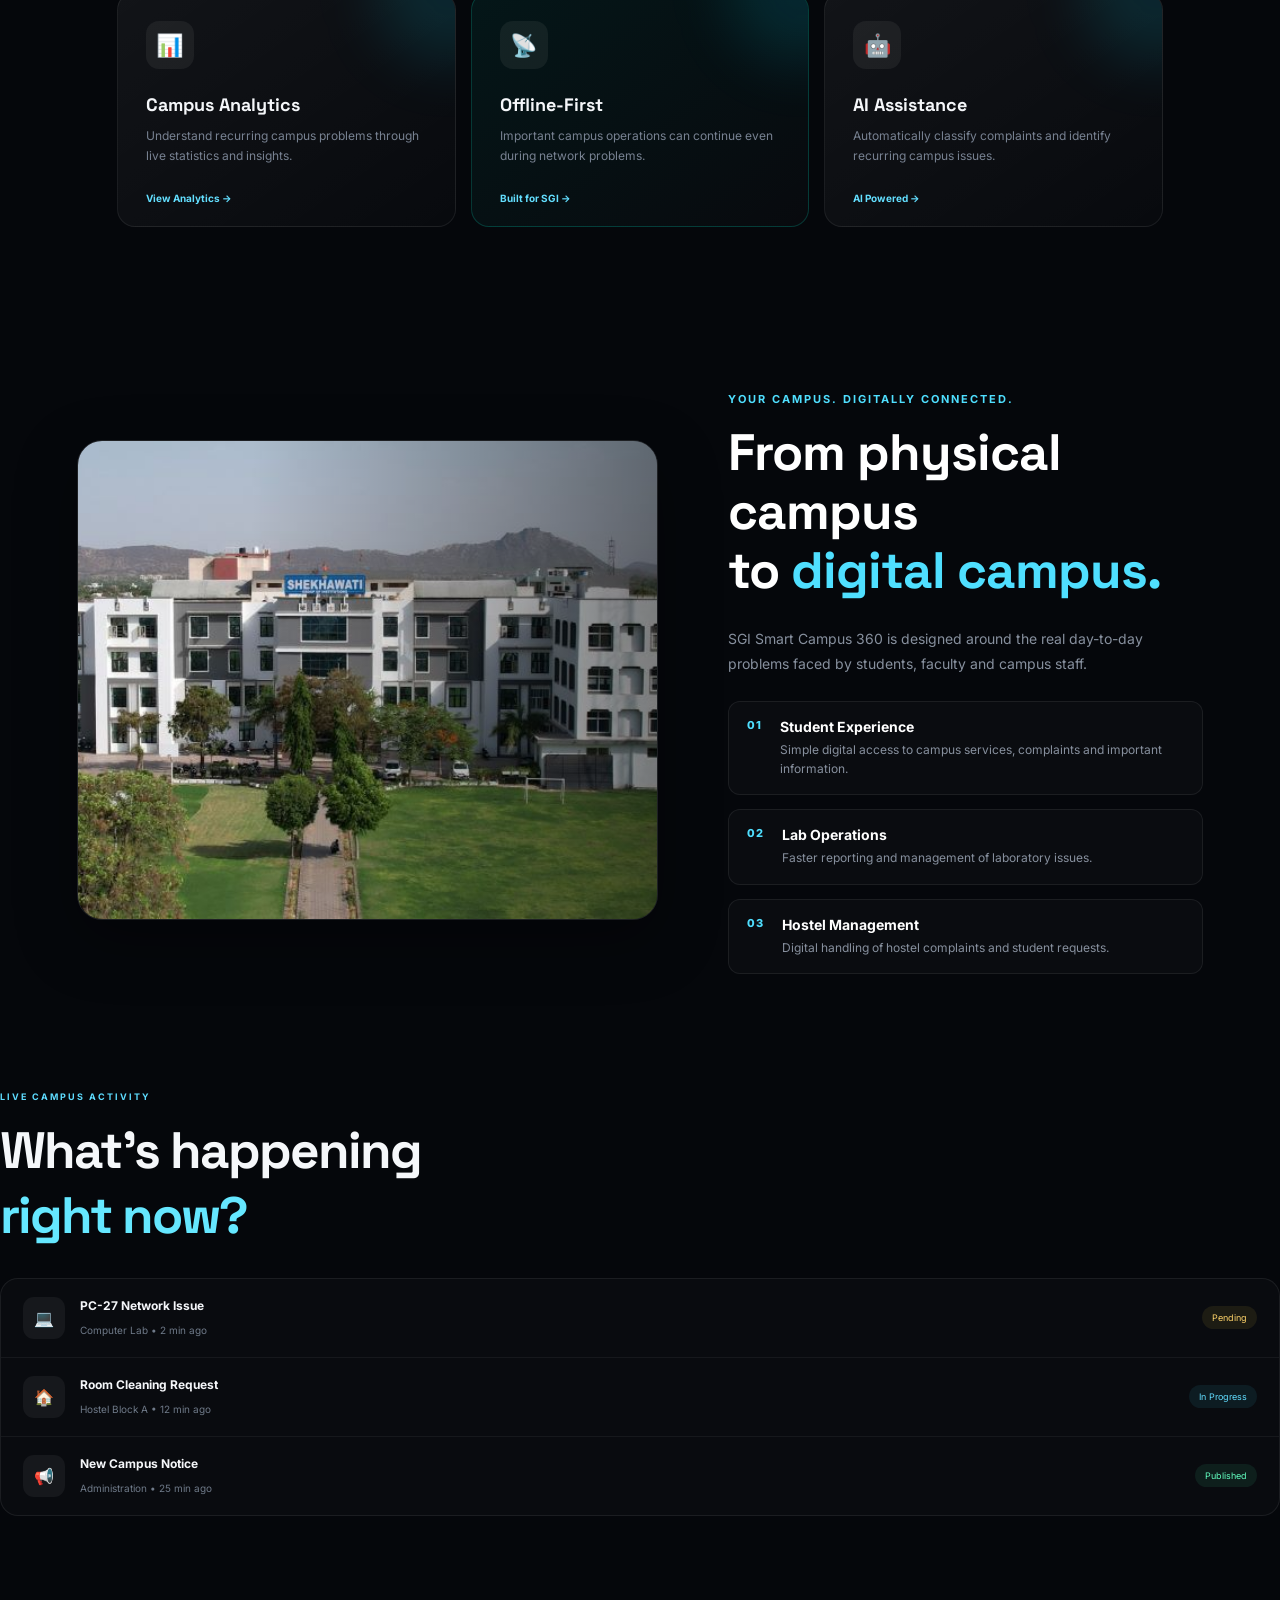
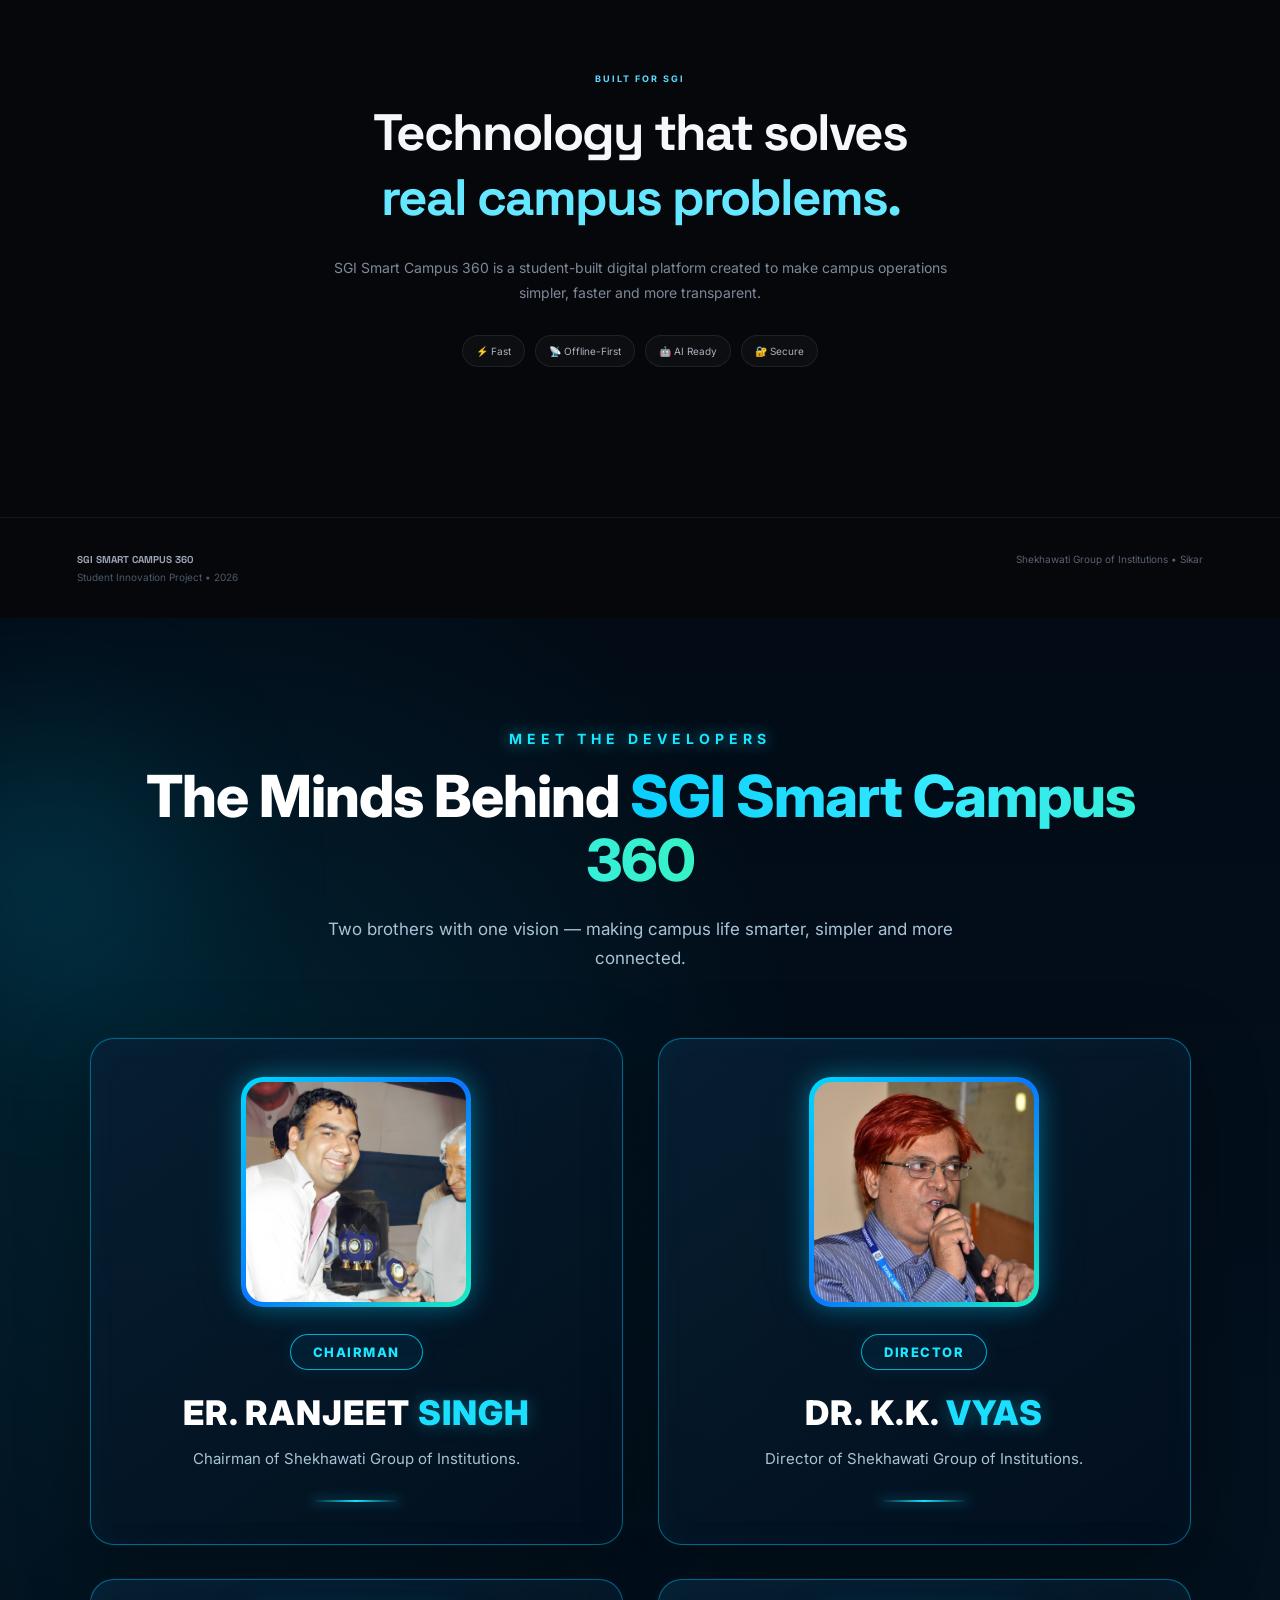
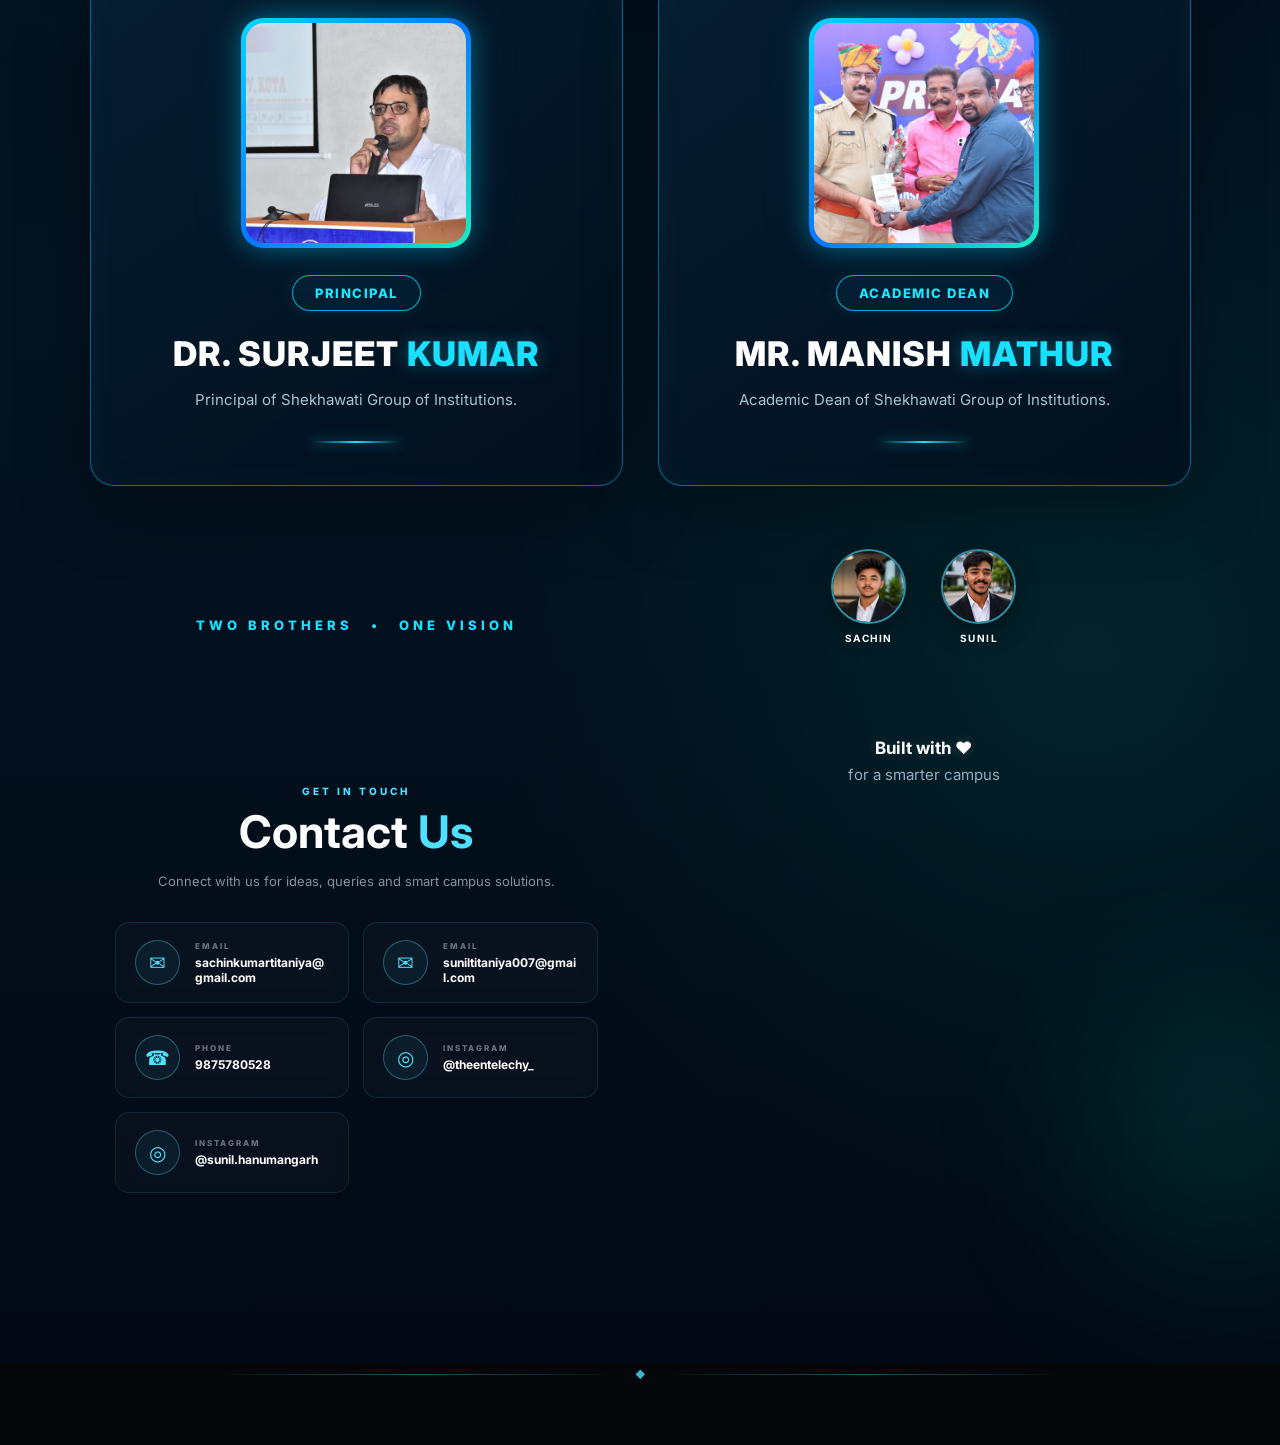
<file: frontend/notices.html>
<!DOCTYPE html>
<html lang="en">

<head>
    <meta charset="UTF-8">
    <meta name="viewport" content="width=device-width, initial-scale=1.0">

    <title>Campus Notices | SGI Smart Campus 360</title>

    <style>
        * {
            margin: 0;
            padding: 0;
            box-sizing: border-box;
        }

        body {
            font-family: Arial, sans-serif;
            background: #07111f;
            color: #ffffff;
            min-height: 100vh;
        }

        nav {
            height: 70px;
            display: flex;
            align-items: center;
            justify-content: space-between;
            padding: 0 7%;
            background: rgba(7, 17, 31, 0.95);
            border-bottom: 1px solid rgba(0, 200, 255, 0.2);
        }

        .logo {
            font-size: 22px;
            font-weight: bold;
            color: #00d9ff;
        }

        .back-btn {
            text-decoration: none;
            color: #ffffff;
            border: 1px solid rgba(0, 217, 255, 0.4);
            padding: 10px 18px;
            border-radius: 10px;
            transition: 0.3s;
        }

        .back-btn:hover {
            background: rgba(0, 217, 255, 0.12);
            border-color: #00d9ff;
        }

        .container {
            width: 86%;
            max-width: 1100px;
            margin: 50px auto;
        }

        .header {
            margin-bottom: 30px;
        }

        .header h1 {
            font-size: 34px;
            margin-bottom: 10px;
        }

        .header h1 span {
            color: #00d9ff;
        }

        .header p {
            color: #9fb0c3;
        }

        .notices {
            display: grid;
            gap: 18px;
        }

        .notice-card {
            background: rgba(255, 255, 255, 0.05);
            border: 1px solid rgba(0, 217, 255, 0.16);
            border-radius: 18px;
            padding: 24px;
            backdrop-filter: blur(10px);
            transition: 0.3s;
        }

        .notice-card:hover {
            transform: translateY(-3px);
            border-color: rgba(0, 217, 255, 0.5);
        }

        .notice-top {
            display: flex;
            justify-content: space-between;
            gap: 15px;
            align-items: center;
            margin-bottom: 12px;
        }

        .notice-title {
            font-size: 20px;
            color: #ffffff;
        }

        .notice-badge {
            background: rgba(0, 217, 255, 0.12);
            color: #00d9ff;
            border: 1px solid rgba(0, 217, 255, 0.25);
            padding: 5px 10px;
            border-radius: 20px;
            font-size: 12px;
            white-space: nowrap;
        }

        .notice-message {
            color: #c5d1df;
            line-height: 1.6;
            margin-bottom: 15px;
        }

        .notice-date {
            color: #718398;
            font-size: 13px;
        }

        .loading,
        .empty,
        .error {
            text-align: center;
            padding: 45px 20px;
            color: #9fb0c3;
        }

        .error {
            color: #ff7b7b;
        }

        @media (max-width: 600px) {

            .container {
                width: 92%;
                margin: 35px auto;
            }

            nav {
                padding: 0 4%;
            }

            .header h1 {
                font-size: 28px;
            }

            .notice-top {
                align-items: flex-start;
                flex-direction: column;
            }
        }
    </style>
</head>

<body>

    <nav>
        <div class="logo">SGI • CAMPUS 360</div>

        <a href="dashboard.html" class="back-btn">
            ← Dashboard
        </a>
    </nav>

    <main class="container">

        <section class="header">
            <h1>📢 Campus <span>Notices</span></h1>

            <p>
                Stay updated with the latest announcements and important campus information.
            </p>
        </section>

        <section id="noticesContainer" class="notices">

            <div class="loading">
                Loading campus notices...
            </div>

        </section>

    </main>


    <script>

        // ==========================================
        // LOGIN CHECK
        // ==========================================

        const studentData = localStorage.getItem("student");

        if (!studentData) {

            window.location.href = "/";

        } else {

            loadNotices();

        }


        // ==========================================
        // LOAD CAMPUS NOTICES
        // ==========================================

        function loadNotices() {

            const container =
                document.querySelector("#noticesContainer");

            fetch("https://sgi-smart-campus-360-api.onrender.com/api/notices")
                .then(response => response.json())

                .then(data => {

                    if (!data.success) {

                        container.innerHTML = `
                            <div class="error">
                                Unable to load campus notices.
                            </div>
                        `;

                        return;
                    }


                    if (!data.notices || data.notices.length === 0) {

                        container.innerHTML = `
                            <div class="empty">
                                <div style="font-size:40px; margin-bottom:10px;">
                                    📭
                                </div>

                                <div style="font-size:18px; margin-bottom:8px;">
                                    No notices available
                                </div>

                                <div>
                                    New campus announcements will appear here.
                                </div>
                            </div>
                        `;

                        return;
                    }


                    container.innerHTML = data.notices.map(notice => {

                        return `

                            <article class="notice-card">

                                <div class="notice-top">

                                    <h2 class="notice-title">
                                        ${escapeHtml(notice.title)}
                                    </h2>

                                    <span class="notice-badge">
                                        📢 Notice
                                    </span>

                                </div>

                                <p class="notice-message">
                                    ${escapeHtml(notice.message)}
                                </p>

                                <div class="notice-date">
                                    🕒 ${formatDate(notice.created_at)}
                                </div>

                            </article>

                        `;

                    }).join("");

                })

                .catch(error => {

                    console.error("Notice loading error:", error);

                    container.innerHTML = `
                        <div class="error">
                            Unable to connect to server.
                        </div>
                    `;

                });
        }


        // ==========================================
        // HTML ESCAPE
        // ==========================================

        function escapeHtml(value) {

            const div = document.createElement("div");

            div.textContent = value ?? "";

            return div.innerHTML;
        }


        // ==========================================
        // FORMAT DATE
        // ==========================================

        function formatDate(dateString) {

            if (!dateString) {
                return "Recently";
            }

            const date = new Date(
                dateString.replace(" ", "T") + "Z"
            );

            if (isNaN(date.getTime())) {
                return dateString;
            }

            return date.toLocaleString("en-IN", {
                day: "2-digit",
                month: "short",
                year: "numeric",
                hour: "2-digit",
                minute: "2-digit"
            });
        }

    </script>

</body>

</html>
</file>
<file: style.css>
@import url('https://fonts.googleapis.com/css2?family=Inter:wght@400;500;600;700;800&family=Space+Grotesk:wght@500;600;700&display=swap');


* {
    margin: 0;
    padding: 0;
    box-sizing: border-box;
}


html {
    scroll-behavior: smooth;
}


body {
    font-family: 'Inter', sans-serif;
    background: #05070b;
    color: #f5f7fa;
    overflow-x: hidden;
}


a {
    text-decoration: none;
    color: inherit;
}


button {
    font-family: inherit;
    cursor: pointer;
}


/* =========================
   BACKGROUND
========================= */

.background {
    position: fixed;
    inset: 0;
    z-index: -10;
    overflow: hidden;
    background:
        radial-gradient(circle at 20% 10%, rgba(0, 140, 255, .10), transparent 30%),
        radial-gradient(circle at 80% 60%, rgba(0, 255, 200, .06), transparent 30%),
        #05070b;
}


.grid {
    position: absolute;
    inset: 0;

    background-image:
        linear-gradient(rgba(255,255,255,.025) 1px, transparent 1px),
        linear-gradient(90deg, rgba(255,255,255,.025) 1px, transparent 1px);

    background-size: 55px 55px;

    mask-image: linear-gradient(to bottom, black, transparent 90%);
}


.orb {
    position: absolute;
    width: 500px;
    height: 500px;
    border-radius: 50%;
    filter: blur(120px);
    opacity: .15;
    animation: floatOrb 10s ease-in-out infinite alternate;
}


.orb-1 {
    background: #0077ff;
    top: -250px;
    left: -150px;
}


.orb-2 {
    background: #00ffd5;
    right: -250px;
    top: 500px;
    animation-delay: 2s;
}


@keyframes floatOrb {
    from {
        transform: translate(0, 0);
    }

    to {
        transform: translate(100px, 70px);
    }
}


/* =========================
   NAVBAR
========================= */

.navbar {
    position: sticky;
    top: 0;
    z-index: 100;

    width: 100%;
    padding: 18px 6%;

    display: flex;
    align-items: center;
    justify-content: space-between;

    background: rgba(5, 7, 11, .72);
    backdrop-filter: blur(20px);

    border-bottom: 1px solid rgba(255,255,255,.06);
}


.brand {
    display: flex;
    align-items: center;
    gap: 12px;
}


.sgi-logo {
    width: 46px;
    height: 46px;

    display: grid;
    place-items: center;

    border: 1px solid rgba(0, 200, 255, .5);
    border-radius: 12px;

    background:
        linear-gradient(135deg,
        rgba(0, 160, 255, .25),
        rgba(0, 255, 200, .08));

    box-shadow:
        0 0 25px rgba(0, 180, 255, .15);
}


.sgi-logo span {
    font-family: 'Space Grotesk', sans-serif;
    font-size: 16px;
    font-weight: 800;
    letter-spacing: -1px;
}


.brand-text {
    display: flex;
    flex-direction: column;
}


.brand-text strong {
    font-family: 'Space Grotesk', sans-serif;
    font-size: 17px;
}


.brand-text span {
    font-size: 9px;
    color: #7e8a9b;
    letter-spacing: 1.5px;
}


.nav-links {
    display: flex;
    gap: 35px;
}


.nav-links a {
    color: #8993a3;
    font-size: 13px;
    transition: .3s;
}


.nav-links a:hover {
    color: #fff;
}


.login-btn {
    padding: 11px 18px;

    border-radius: 10px;

    border: 1px solid rgba(0, 200, 255, .35);

    background: rgba(0, 140, 255, .10);
    color: white;

    transition: .3s;
}


.login-btn:hover {
    background: rgba(0, 140, 255, .25);
    transform: translateY(-2px);
}


/* =========================
   HERO
========================= */

.hero {
    min-height: 720px;

    max-width: 1400px;
    margin: auto;

    padding: 90px 6% 70px;

    display: grid;
    grid-template-columns: 1fr 1fr;
    align-items: center;
    gap: 70px;
}


.innovation-badge {
    display: inline-flex;
    align-items: center;
    gap: 9px;

    padding: 8px 13px;

    border-radius: 50px;

    border: 1px solid rgba(0, 200, 255, .25);

    background: rgba(0, 160, 255, .06);

    color: #8ddfff;

    font-size: 10px;
    font-weight: 700;
    letter-spacing: 1.4px;

    margin-bottom: 24px;
}


.pulse {
    width: 7px;
    height: 7px;

    border-radius: 50%;
    background: #00e5ff;

    box-shadow: 0 0 15px #00e5ff;

    animation: pulse 1.5s infinite;
}


@keyframes pulse {

    0%,100% {
        opacity: 1;
        transform: scale(1);
    }

    50% {
        opacity: .4;
        transform: scale(.65);
    }

}


.hero h1 {
    font-family: 'Space Grotesk', sans-serif;

    font-size: clamp(45px, 5vw, 75px);

    line-height: 1.02;

    letter-spacing: -3px;

    margin-bottom: 25px;
}


.hero h1 span {
    display: block;

    background:
        linear-gradient(90deg,
        #fff,
        #62dfff,
        #75ffc8);

    -webkit-background-clip: text;
    -webkit-text-fill-color: transparent;
}


.hero-description {
    max-width: 590px;

    color: #929bab;

    line-height: 1.8;

    font-size: 15px;

    margin-bottom: 32px;
}


.hero-buttons {
    display: flex;
    gap: 13px;
    flex-wrap: wrap;
}


.primary-btn,
.secondary-btn {
    border-radius: 12px;
    padding: 14px 20px;

    font-size: 13px;
    font-weight: 700;

    transition: .3s;
}


.primary-btn {
    border: none;

    color: #001018;

    background: linear-gradient(
        135deg,
        #55e8ff,
        #73ffd1
    );

    box-shadow:
        0 10px 35px rgba(0, 220, 255, .15);
}


.primary-btn:hover {
    transform: translateY(-3px);
    box-shadow:
        0 15px 45px rgba(0, 220, 255, .25);
}


.primary-btn span {
    margin-left: 12px;
}


.secondary-btn {
    border: 1px solid rgba(255,255,255,.12);

    background: rgba(255,255,255,.04);

    color: #dce1e7;
}


.secondary-btn:hover {
    background: rgba(255,255,255,.08);
    transform: translateY(-3px);
}


/* =========================
   STATUS
========================= */

.system-status {
    margin-top: 42px;

    display: flex;
    align-items: center;
    gap: 25px;
}


.status-item {
    display: flex;
    align-items: center;
    gap: 10px;
}


.status-item small {
    display: block;
    color: #687384;
    font-size: 9px;
    text-transform: uppercase;
    letter-spacing: 1px;
}


.status-item strong {
    font-size: 11px;
}


.status-dot {
    width: 9px;
    height: 9px;

    border-radius: 50%;

    background: #41ff9b;

    box-shadow: 0 0 15px #41ff9b;
}


.offline-icon {
    color: #54dcff;
}


.status-line {
    width: 1px;
    height: 30px;

    background: rgba(255,255,255,.1);
}


/* =========================
   CAMPUS VISUAL
========================= */

.hero-visual {
    position: relative;
}


.campus-card {
    position: relative;

    height: 450px;

    overflow: hidden;

    border-radius: 25px;

    border: 1px solid rgba(255,255,255,.12);

    background: #0a0e14;

    box-shadow:
        0 30px 100px rgba(0,0,0,.45);

    transform: perspective(1000px) rotateY(-4deg);

    transition: .5s;
}


.campus-card:hover {
    transform:
        perspective(1000px)
        rotateY(0deg)
        translateY(-6px);
}


.campus-card img {
    width: 100%;
    height: 100%;

    object-fit: cover;

    transition: 1s;
}


.campus-card:hover img {
    transform: scale(1.06);
}


.image-overlay {
    position: absolute;
    inset: 0;

    background:
        linear-gradient(
            180deg,
            rgba(0,0,0,.05),
            rgba(0,0,0,.78)
        );
}


.campus-label {
    position: absolute;

    left: 22px;
    bottom: 22px;

    display: flex;
    align-items: center;
    gap: 10px;

    padding: 12px 15px;

    background: rgba(5,8,12,.72);

    border: 1px solid rgba(255,255,255,.1);

    backdrop-filter: blur(12px);

    border-radius: 12px;
}


.location-dot {
    width: 9px;
    height: 9px;

    border-radius: 50%;

    background: #55ffc2;

    box-shadow: 0 0 14px #55ffc2;
}


.campus-label small {
    display: block;

    color: #7d8897;

    font-size: 8px;

    letter-spacing: 1.5px;
}


.campus-label strong {
    font-size: 12px;
}


.campus-scan {
    position: absolute;

    top: 20px;
    right: 20px;

    padding: 10px 14px;

    border-radius: 9px;

    background: rgba(0,0,0,.5);

    border: 1px solid rgba(0, 230, 255, .25);

    backdrop-filter: blur(10px);
}


.scan-content {
    color: #78eaff;

    font-size: 9px;

    letter-spacing: 1px;
}


.scan-content span {
    animation: blink 1s infinite;
}


@keyframes blink {
    50% {
        opacity: .2;
    }
}


.scan-line {
    position: absolute;

    left: 0;
    right: 0;
    top: 0;

    height: 1px;

    background: #50eaff;

    box-shadow: 0 0 15px #50eaff;

    animation: scan 3s linear infinite;
}


@keyframes scan {

    0% {
        top: 0;
    }

    100% {
        top: 100%;
    }

}


.floating-stat {
    position: absolute;

    right: -35px;
    bottom: 35px;

    display: flex;
    align-items: center;
    gap: 12px;

    padding: 15px 18px;

    border-radius: 14px;

    background: rgba(11,16,23,.9);

    border: 1px solid rgba(255,255,255,.1);

    box-shadow: 0 20px 50px rgba(0,0,0,.35);

    animation: floating 3s ease-in-out infinite;
}


@keyframes floating {

    50% {
        transform: translateY(-10px);
    }

}


.stat-icon {
    font-size: 22px;
}


.floating-stat strong {
    display: block;
    font-family: 'Space Grotesk';
    font-size: 20px;
}


.floating-stat span {
    color: #788393;
    font-size: 9px;
}


/* =========================
   STATS
========================= */

.stats-section {
    max-width: 1200px;

    margin: 0 auto;

    padding: 0 6% 80px;

    display: grid;

    grid-template-columns:
        repeat(4, 1fr);

    gap: 12px;
}


.stat-card {
    padding: 24px;

    border-radius: 15px;

    background: rgba(255,255,255,.025);

    border: 1px solid rgba(255,255,255,.07);

    transition: .3s;
}


.stat-card:hover {
    background: rgba(255,255,255,.05);
    transform: translateY(-4px);
}


.stat-number {
    display: block;

    font-family: 'Space Grotesk';

    font-size: 30px;

    margin-bottom: 5px;
}


.stat-number.green {
    color: #65ffc5;
}


.stat-label {
    color: #737e8d;

    font-size: 11px;
}


/* =========================
   SECTIONS
========================= */

.section {
    max-width: 1200px;

    margin: auto;

    padding: 100px 6%;
}


.section-heading {
    text-align: center;

    margin-bottom: 50px;
}


.section-heading > span,
.section-tag {
    color: #5edcff;

    font-size: 9px;

    font-weight: 700;

    letter-spacing: 2px;
}


.section-heading h2,
.campus-content h2,
.about-content h2 {
    font-family: 'Space Grotesk';

    font-size: clamp(32px, 4vw, 52px);

    letter-spacing: -2px;

    margin: 14px 0;
}


.section-heading h2 strong,
.campus-content h2 span,
.about-content h2 span {
    display: block;

    color: #65e7ff;
}


.section-heading p {
    color: #788292;

    font-size: 14px;
}


/* =========================
   FEATURES
========================= */

.feature-grid {
    display: grid;

    grid-template-columns:
        repeat(3, 1fr);

    gap: 15px;
}


.feature-card {
    position: relative;

    min-height: 235px;

    padding: 28px;

    border-radius: 18px;

    background:
        linear-gradient(
            145deg,
            rgba(255,255,255,.055),
            rgba(255,255,255,.015)
        );

    border: 1px solid rgba(255,255,255,.07);

    overflow: hidden;

    transition: .4s;
}


.feature-card::before {
    content: "";

    position: absolute;

    width: 150px;
    height: 150px;

    top: -80px;
    right: -70px;

    border-radius: 50%;

    background: rgba(0, 210, 255, .12);

    filter: blur(30px);

    transition: .4s;
}


.feature-card:hover {
    transform: translateY(-8px);

    border-color:
        rgba(0, 220, 255, .3);

    box-shadow:
        0 20px 60px rgba(0,0,0,.25);
}


.feature-card:hover::before {
    transform: scale(1.5);
}


.highlight-card {
    border-color:
        rgba(0, 230, 200, .2);

    background:
        linear-gradient(
            145deg,
            rgba(0, 230, 200, .07),
            rgba(255,255,255,.015)
        );
}


.feature-icon {
    width: 48px;
    height: 48px;

    display: grid;
    place-items: center;

    border-radius: 13px;

    background: rgba(255,255,255,.06);

    font-size: 22px;

    margin-bottom: 24px;
}


.feature-card h3 {
    font-family: 'Space Grotesk';

    font-size: 18px;

    margin-bottom: 10px;
}


.feature-card p {
    color: #788292;

    font-size: 12px;

    line-height: 1.7;

    max-width: 290px;
}


.feature-link {
    position: absolute;

    bottom: 22px;

    color: #63dfff;

    font-size: 10px;

    font-weight: 700;
}


/* =========================
   CAMPUS SECTION
========================= */

.campus-section {
    max-width: 1400px;
    margin: 50px auto 100px;
    padding: 0 6%;

    display: grid;
    grid-template-columns: 1.1fr .9fr;
    align-items: center;
    gap: 70px;
}


/* CAMPUS IMAGE */

.campus-image {
    position: relative;
    height: 480px;

    border-radius: 25px;
    overflow: hidden;

    border: 1px solid rgba(255,255,255,.1);

    box-shadow:
        0 20px 60px rgba(0,0,0,.35);
}


.campus-image img {
    width: 100%;
    height: 100%;

    object-fit: cover;

    transition: .7s;
}


.campus-image:hover img {
    transform: scale(1.05);
}


.campus-image-overlay {
    position: absolute;
    inset: 0;

    background:
        linear-gradient(
            90deg,
            transparent 30%,
            rgba(0,0,0,.45)
        );
}


/* CAMPUS CONTENT */

.campus-content {
    padding: 10px 0;
}


.campus-tag {
    display: inline-block;

    margin-bottom: 18px;

    color: #4fdfff;

    font-size: 11px;
    font-weight: 700;

    letter-spacing: 2px;
}


.campus-content h2 {
    margin: 0;

    color: #ffffff;

    font-size: clamp(32px, 4vw, 52px);

    line-height: 1.15;

    letter-spacing: -1px;
}


.campus-content h2 strong {
    color: #4fdfff;
}


.campus-content > p {
    max-width: 560px;

    margin: 25px 0;

    color: #87909e;

    line-height: 1.8;

    font-size: 14px;
}


/* CAMPUS POINTS */

.campus-points {
    display: flex;
    flex-direction: column;

    gap: 14px;

    margin-top: 25px;
}


.campus-point {
    display: flex;
    align-items: flex-start;

    gap: 18px;

    padding: 16px 18px;

    border: 1px solid rgba(255,255,255,.07);

    border-radius: 12px;

    background: rgba(255,255,255,.025);

    transition: .3s;
}


.campus-point:hover {
    border-color: rgba(79,223,255,.35);

    background: rgba(79,223,255,.04);

    transform: translateX(5px);
}


.campus-point-number {
    flex-shrink: 0;

    color: #4fdfff;

    font-size: 11px;
    font-weight: 800;

    letter-spacing: 1px;
}


.campus-point strong {
    display: block;

    margin-bottom: 5px;

    color: #ffffff;

    font-size: 14px;
}


.campus-point p {
    margin: 0;

    color: #87909e;

    font-size: 12px;

    line-height: 1.6;
}

/* =========================
   ACTIVITY
========================= */

.activity-section {
    max-width: 1200px;

    margin: auto;

    padding: 80px 6%;
}


.section-heading.left {
    text-align: left;

    margin-bottom: 30px;
}


.activity-panel {
    border: 1px solid rgba(255,255,255,.07);

    border-radius: 18px;

    overflow: hidden;

    background: rgba(255,255,255,.02);
}


.activity-row {
    display: flex;

    align-items: center;

    gap: 15px;

    padding: 18px 22px;

    border-bottom: 1px solid rgba(255,255,255,.05);
}


.activity-row:last-child {
    border-bottom: none;
}


.activity-icon {
    width: 42px;
    height: 42px;

    display: grid;
    place-items: center;

    border-radius: 11px;

    background: rgba(255,255,255,.05);
}


.activity-info {
    flex: 1;
}


.activity-info strong {
    display: block;

    font-size: 12px;

    margin-bottom: 5px;
}


.activity-info span {
    color: #6f7a89;

    font-size: 10px;
}


.activity-status {
    padding: 6px 10px;

    border-radius: 20px;

    font-size: 9px;
}


.pending {
    color: #ffd46a;
    background: rgba(255,210,70,.08);
}


.progress {
    color: #61ddff;
    background: rgba(60,210,255,.08);
}


.resolved {
    color: #62ffc0;
    background: rgba(70,255,180,.08);
}


/* =========================
   ABOUT
========================= */

.about-section {
    max-width: 900px;

    margin: 50px auto;

    padding: 100px 6%;

    text-align: center;
}


.about-content p {
    max-width: 650px;

    margin: 25px auto;

    color: #7f8997;

    font-size: 14px;

    line-height: 1.8;
}


.about-badges {
    display: flex;

    justify-content: center;

    gap: 10px;

    flex-wrap: wrap;

    margin-top: 30px;
}


.about-badges span {
    padding: 9px 13px;

    border-radius: 30px;

    border: 1px solid rgba(255,255,255,.08);

    background: rgba(255,255,255,.03);

    color: #aab2bd;

    font-size: 10px;
}


/* =========================
   MODAL
========================= */

.modal {
    position: fixed;

    inset: 0;

    z-index: 500;

    display: none;

    place-items: center;

    background: rgba(0,0,0,.72);

    backdrop-filter: blur(15px);

    padding: 20px;
}


.modal.active {
    display: grid;
}


.modal-box {
    position: relative;

    width: min(420px, 100%);

    padding: 38px;

    border-radius: 22px;

    background:
        linear-gradient(
            145deg,
            #101720,
            #080b10
        );

    border: 1px solid rgba(255,255,255,.1);

    box-shadow:
        0 30px 100px rgba(0,0,0,.6);

    animation: modalIn .35s ease;
}


@keyframes modalIn {

    from {
        opacity: 0;
        transform: scale(.94) translateY(15px);
    }

    to {
        opacity: 1;
        transform: scale(1) translateY(0);
    }

}


.close-btn {
    position: absolute;

    right: 18px;
    top: 18px;

    border: none;

    background: transparent;

    color: #7d8794;

    font-size: 25px;
}


.modal-logo {
    width: 55px;
    height: 55px;

    display: grid;
    place-items: center;

    border-radius: 15px;

    background: linear-gradient(
        135deg,
        #55e8ff,
        #73ffd1
    );

    color: #001017;

    font-family: 'Space Grotesk';

    font-weight: 800;

    margin-bottom: 15px;
}


.modal-tag {
    color: #5ddfff;

    font-size: 8px;

    letter-spacing: 2px;
}


.modal-box h2 {
    font-family: 'Space Grotesk';

    font-size: 30px;

    margin: 10px 0;
}


.modal-box > p {
    color: #788392;

    font-size: 12px;

    margin-bottom: 25px;
}


.modal-box label {
    display: block;

    font-size: 10px;

    color: #8993a1;

    margin: 15px 0 7px;
}


.modal-box input {
    width: 100%;

    padding: 13px 14px;

    border-radius: 10px;

    border: 1px solid rgba(255,255,255,.09);

    outline: none;

    background: rgba(255,255,255,.04);

    color: white;
}


.modal-box input:focus {
    border-color: #49ddff;
}


.login-submit {
    width: 100%;

    margin-top: 22px;
}


.demo-note {
    display: block;

    text-align: center;

    color: #5f6a78;

    font-size: 9px;

    margin-top: 18px;
}


/* =========================
   FOOTER
========================= */

footer {
    padding: 35px 6%;

    border-top: 1px solid rgba(255,255,255,.06);

    display: flex;

    justify-content: space-between;

    gap: 20px;

    color: #596371;

    font-size: 10px;
}


footer strong {
    display: block;

    color: #9ca6b3;

    font-family: 'Space Grotesk';

    margin-bottom: 5px;
}


footer span {
    color: #4f5967;
}


/* =========================
   RESPONSIVE
========================= */

@media (max-width: 900px) {

    .nav-links {
        display: none;
    }


    .hero {
        grid-template-columns: 1fr;

        padding-top: 60px;
    }


    .hero-visual {
        max-width: 700px;

        width: 100%;

        margin: auto;
    }


    .feature-grid {
        grid-template-columns: 1fr 1fr;
    }


    .campus-section {
        grid-template-columns: 1fr;
    }


    .stats-section {
        grid-template-columns: 1fr 1fr;
    }

}


@media (max-width: 600px) {

    .navbar {
        padding: 15px 5%;
    }


    .brand-text {
        display: none;
    }


    .login-btn {
        padding: 9px 13px;

        font-size: 10px;
    }


    .hero {
        padding: 55px 5% 50px;
    }


    .hero h1 {
        font-size: 43px;

        letter-spacing: -2px;
    }


    .system-status {
        gap: 14px;
    }


    .campus-card {
        height: 330px;
    }


    .floating-stat {
        right: 10px;

        bottom: 15px;
    }


    .stats-section {
        grid-template-columns: 1fr 1fr;

        padding-left: 5%;
        padding-right: 5%;
    }


    .feature-grid {
        grid-template-columns: 1fr;
    }


    .section {
        padding-left: 5%;
        padding-right: 5%;
    }


    .campus-section {
        padding-left: 5%;
        padding-right: 5%;
    }


    .campus-image {
        height: 330px;
    }


    .campus-points {
        grid-template-columns: 1fr;
    }


    .activity-section {
        padding-left: 5%;
        padding-right: 5%;
    }


    .activity-row {
        padding: 15px;
    }


    .activity-status {
        display: none;
    }


    footer {
        flex-direction: column;
    }

}
/* ==========================================
   SGI SMART CAMPUS 360
   REGISTRATION MODAL
   ========================================== */

#registerModal {
    display: none;
    position: fixed;
    inset: 0;
    z-index: 9999;

    align-items: center;
    justify-content: center;

    padding: 20px;

    background: rgba(0, 0, 0, 0.72);
    backdrop-filter: blur(12px);
}


/* SHOW REGISTER MODAL */

#registerModal.active {
    display: flex;
}


/* REGISTER BOX */

#registerModal .modal-box {
    position: relative;

    width: min(460px, 100%);
    max-height: 90vh;

    overflow-y: auto;

    padding: 34px;

    border: 1px solid rgba(98, 223, 255, 0.35);
    border-radius: 24px;

    background:
        linear-gradient(
            145deg,
            rgba(15, 27, 45, 0.98),
            rgba(7, 15, 28, 0.98)
        );

    box-shadow:
        0 25px 80px rgba(0, 0, 0, 0.65),
        0 0 45px rgba(98, 223, 255, 0.12);

    animation: registerPopup 0.35s ease;
}


/* POPUP ANIMATION */

@keyframes registerPopup {

    from {
        opacity: 0;
        transform: translateY(25px) scale(0.96);
    }

    to {
        opacity: 1;
        transform: translateY(0) scale(1);
    }

}


/* CLOSE BUTTON */

#registerModal .close-btn {
    position: absolute;

    top: 15px;
    right: 18px;

    width: 36px;
    height: 36px;

    border: none;
    border-radius: 50%;

    background: rgba(255, 255, 255, 0.06);
    color: white;

    font-size: 24px;
    cursor: pointer;

    transition: 0.25s;
}


#registerModal .close-btn:hover {
    transform: rotate(90deg);
    background: rgba(255, 255, 255, 0.12);
}


/* SGI LOGO */

#registerModal .modal-logo {
    width: 58px;
    height: 58px;

    display: flex;
    align-items: center;
    justify-content: center;

    margin-bottom: 12px;

    border-radius: 16px;

    background: linear-gradient(
        135deg,
        #62dfff,
        #8a7dff
    );

    color: #07101d;

    font-size: 20px;
    font-weight: 800;

    box-shadow:
        0 0 25px rgba(98, 223, 255, 0.25);
}


/* TAG */

#registerModal .modal-tag {
    display: block;

    margin-bottom: 8px;

    font-size: 11px;
    letter-spacing: 2px;

    color: #62dfff;
}


/* HEADING */

#registerModal h2 {
    margin: 0 0 8px;

    color: white;

    font-size: 30px;
}


/* DESCRIPTION */

#registerModal p {
    margin: 0 0 24px;

    color: rgba(255, 255, 255, 0.6);

    font-size: 14px;
    line-height: 1.6;
}


/* FORM */

#registerModal form {
    display: flex;
    flex-direction: column;
    gap: 10px;
}


/* LABEL */

#registerModal label {
    margin-top: 5px;

    color: rgba(255, 255, 255, 0.8);

    font-size: 13px;
    font-weight: 600;
}


/* INPUT + SELECT */

#registerModal input,
#registerModal select {

    width: 100%;
    box-sizing: border-box;

    padding: 13px 14px;

    border: 1px solid rgba(255, 255, 255, 0.1);
    border-radius: 12px;

    outline: none;

    background: rgba(255, 255, 255, 0.055);
    color: white;

    font-size: 14px;

    transition: 0.25s;
}


/* INPUT FOCUS */

#registerModal input:focus,
#registerModal select:focus {

    border-color: #62dfff;

    box-shadow:
        0 0 0 3px rgba(98, 223, 255, 0.08),
        0 0 20px rgba(98, 223, 255, 0.08);
}


/* SELECT OPTIONS */

#registerModal select option {
    background: #101b2d;
    color: white;
}


/* CREATE ACCOUNT BUTTON */

#registerModal .primary-btn {

    width: 100%;

    margin-top: 12px;

    cursor: pointer;
}


/* MOBILE */

@media (max-width: 520px) {

    #registerModal .modal-box {
        padding: 26px 20px;
        border-radius: 20px;
    }

    #registerModal h2 {
        font-size: 26px;
    }

}
/* ==========================================
   SMART COMPLAINTS
   ========================================== */

.complaint-modal {

    display: none;

    position: fixed;

    inset: 0;

    z-index: 10000;

    align-items: center;
    justify-content: center;

    padding: 20px;

    background: rgba(2, 7, 18, 0.78);

    backdrop-filter: blur(14px);
}

.complaint-modal.active {
    display: flex;
}


.complaint-box {

    position: relative;

    width: min(560px, 100%);

    max-height: 90vh;

    overflow-y: auto;

    padding: 32px;

    border: 1px solid rgba(98, 223, 255, 0.25);

    border-radius: 26px;

    background:
        linear-gradient(
            145deg,
            rgba(15, 28, 48, 0.98),
            rgba(6, 13, 26, 0.98)
        );

    box-shadow:
        0 30px 100px rgba(0, 0, 0, 0.7),
        0 0 50px rgba(98, 223, 255, 0.1);

    animation: complaintPopup 0.35s ease;
}


@keyframes complaintPopup {

    from {
        opacity: 0;
        transform: translateY(30px) scale(0.95);
    }

    to {
        opacity: 1;
        transform: translateY(0) scale(1);
    }
}


.complaint-close {

    position: absolute;

    top: 16px;
    right: 18px;

    width: 38px;
    height: 38px;

    border: none;

    border-radius: 50%;

    background: rgba(255, 255, 255, 0.06);

    color: white;

    font-size: 25px;

    cursor: pointer;

    transition: 0.25s;
}


.complaint-close:hover {

    transform: rotate(90deg);

    background: rgba(255, 255, 255, 0.12);
}


.complaint-header {

    display: flex;

    align-items: center;

    gap: 18px;

    margin-bottom: 28px;
}


.complaint-icon {

    width: 62px;
    height: 62px;

    display: flex;

    align-items: center;
    justify-content: center;

    flex-shrink: 0;

    border-radius: 18px;

    background:
        linear-gradient(
            135deg,
            #62dfff,
            #8a7dff
        );

    font-size: 27px;

    box-shadow:
        0 0 30px rgba(98, 223, 255, 0.2);
}


.complaint-tag {

    display: block;

    margin-bottom: 5px;

    color: #62dfff;

    font-size: 10px;

    letter-spacing: 2px;

    font-weight: 700;
}


.complaint-header h2 {

    margin: 0 0 5px;

    color: white;

    font-size: 28px;
}


.complaint-header p {

    margin: 0;

    color: rgba(255, 255, 255, 0.55);

    font-size: 13px;
}


.complaint-form {

    display: flex;

    flex-direction: column;

    gap: 10px;
}


.complaint-form label {

    margin-top: 7px;

    color: rgba(255, 255, 255, 0.8);

    font-size: 13px;

    font-weight: 600;
}


.complaint-form input,
.complaint-form select,
.complaint-form textarea {

    width: 100%;

    box-sizing: border-box;

    padding: 13px 14px;

    border: 1px solid rgba(255, 255, 255, 0.1);

    border-radius: 13px;

    outline: none;

    background: rgba(255, 255, 255, 0.055);

    color: white;

    font-family: inherit;

    font-size: 14px;

    transition: 0.25s;
}


.complaint-form textarea {

    resize: vertical;

    min-height: 110px;
}


.complaint-form input:focus,
.complaint-form select:focus,
.complaint-form textarea:focus {

    border-color: #62dfff;

    box-shadow:
        0 0 0 3px rgba(98, 223, 255, 0.08),
        0 0 20px rgba(98, 223, 255, 0.08);
}


.complaint-form select option {

    background: #101b2d;

    color: white;
}


.complaint-submit {

    display: flex;

    align-items: center;

    justify-content: space-between;

    width: 100%;

    margin-top: 18px;

    padding: 15px 18px;

    border: none;

    border-radius: 14px;

    background:
        linear-gradient(
            135deg,
            #62dfff,
            #8a7dff
        );

    color: #07101d;

    font-size: 14px;

    font-weight: 800;

    cursor: pointer;

    transition: 0.25s;
}


.complaint-submit:hover {

    transform: translateY(-2px);

    box-shadow:
        0 10px 30px rgba(98, 223, 255, 0.18);
}


@media (max-width: 600px) {

    .complaint-box {

        padding: 24px 18px;

        border-radius: 20px;
    }

    .complaint-header h2 {

        font-size: 24px;
    }

    .complaint-icon {

        width: 52px;
        height: 52px;

        font-size: 23px;
    }

}
/* =========================================
   SGI SMART CAMPUS 360
   DEVELOPERS SECTION
   ========================================= */

.developers-section {
    position: relative;
    overflow: hidden;
    padding: 110px 7% 80px;
    background:
        radial-gradient(circle at 15% 20%, rgba(0, 210, 255, 0.10), transparent 28%),
        radial-gradient(circle at 85% 70%, rgba(0, 255, 200, 0.08), transparent 30%),
        linear-gradient(180deg, #020b16 0%, #031321 55%, #020914 100%);
    color: #ffffff;
    isolation: isolate;
}


/* Background glow */

.developers-glow {
    position: absolute;
    border-radius: 50%;
    filter: blur(80px);
    pointer-events: none;
    z-index: -1;
    animation: developerGlow 7s ease-in-out infinite alternate;
}

.glow-one {
    width: 280px;
    height: 280px;
    background: rgba(0, 210, 255, 0.12);
    top: 120px;
    left: -100px;
}

.glow-two {
    width: 300px;
    height: 300px;
    background: rgba(0, 255, 200, 0.09);
    bottom: 80px;
    right: -100px;
    animation-delay: 2s;
}


/* Heading */

.developers-heading {
    text-align: center;
    max-width: 1000px;
    margin: 0 auto 65px;
    animation: developerFadeUp 1s ease both;
}

.developers-label {
    display: inline-block;
    color: #18e7ff;
    font-size: 14px;
    font-weight: 700;
    letter-spacing: 5px;
    margin-bottom: 18px;
    text-shadow: 0 0 15px rgba(24, 231, 255, 0.7);
}

.developers-heading h2 {
    margin: 0;
    font-size: clamp(32px, 5vw, 58px);
    line-height: 1.1;
    font-weight: 800;
    letter-spacing: -1px;
}

.developers-heading h2 span {
    background: linear-gradient(
        90deg,
        #08cfff,
        #35e9ff,
        #36f2c5
    );
    -webkit-background-clip: text;
    background-clip: text;
    color: transparent;
}

.developers-heading p {
    max-width: 720px;
    margin: 22px auto 0;
    color: #a9c4d7;
    font-size: 17px;
    line-height: 1.7;
}


/* Cards container */

.developers-container {
    max-width: 1100px;
    margin: auto;
    display: grid;
    grid-template-columns: repeat(2, minmax(0, 1fr));
    gap: 35px;
}


/* Developer card */

.developer-card {
    position: relative;
    padding: 38px 34px 42px;
    text-align: center;

    background:
        linear-gradient(
            145deg,
            rgba(7, 31, 50, 0.92),
            rgba(2, 15, 29, 0.96)
        );

    border: 1px solid rgba(0, 200, 255, 0.45);
    border-radius: 24px;

    box-shadow:
        0 0 0 1px rgba(0, 180, 255, 0.04),
        0 20px 70px rgba(0, 0, 0, 0.35),
        inset 0 0 35px rgba(0, 200, 255, 0.035);

    overflow: hidden;

    transform: translateY(0);
    transition:
        transform 0.45s ease,
        border-color 0.45s ease,
        box-shadow 0.45s ease;

    animation: developerCardIn 0.9s ease both;
}

.developer-card:nth-child(2) {
    animation-delay: 0.2s;
}


/* Top shine */

.developer-card::before {
    content: "";
    position: absolute;
    top: 0;
    left: -120%;
    width: 80%;
    height: 2px;

    background: linear-gradient(
        90deg,
        transparent,
        #16e5ff,
        transparent
    );

    animation: developerScan 4s linear infinite;
}


/* Hover */

.developer-card:hover {
    transform: translateY(-12px);

    border-color: #15dcff;

    box-shadow:
        0 25px 80px rgba(0, 190, 255, 0.18),
        0 0 35px rgba(0, 210, 255, 0.12),
        inset 0 0 45px rgba(0, 200, 255, 0.06);
}


/* Photo */

.developer-image-box {
    width: 230px;
    height: 230px;
    margin: 0 auto 27px;

    padding: 5px;

    border-radius: 22px;

    background: linear-gradient(
        135deg,
        #00d9ff,
        #0878ff,
        #19f0c1
    );

    box-shadow:
        0 0 25px rgba(0, 205, 255, 0.4),
        0 0 60px rgba(0, 200, 255, 0.08);

    transition:
        transform 0.5s ease,
        box-shadow 0.5s ease;
}

.developer-card:hover .developer-image-box {
    transform: scale(1.045) rotate(1deg);

    box-shadow:
        0 0 30px rgba(0, 220, 255, 0.65),
        0 0 75px rgba(0, 220, 255, 0.18);
}

.developer-image-box img {
    width: 100%;
    height: 100%;

    display: block;

    object-fit: cover;

    border-radius: 18px;

    background: #06131f;
}


/* Role badge */

.developer-role {
    display: inline-block;

    padding: 9px 22px;

    border: 1px solid rgba(0, 220, 255, 0.75);
    border-radius: 999px;

    color: #1ce7ff;

    font-size: 13px;
    font-weight: 800;
    letter-spacing: 1.5px;

    background: rgba(0, 170, 255, 0.06);

    box-shadow:
        0 0 18px rgba(0, 210, 255, 0.08);
    transition:
      background 0.3s ease,
      box-shadow 0.3s ease;
}

.developer-card:hover .developer-role {
    background: rgba(0, 210, 255, 0.12);

    box-shadow:
        0 0 25px rgba(0, 210, 255, 0.2);
}


/* Name */

.developer-card h3 {
    margin: 22px 0 13px;

    font-size: clamp(25px, 3vw, 34px);
    font-weight: 850;
    letter-spacing: 1px;
}

.developer-card h3 span {
    color: #1bdfff;

    text-shadow:
        0 0 18px rgba(27, 223, 255, 0.35);
}


/* Description */

.developer-description {
    max-width: 430px;

    margin: 0 auto;

    color: #a9c3d4;

    font-size: 15px;
    line-height: 1.7;
}


/* Bottom line */

.developer-line {
    width: 90px;
    height: 2px;

    margin: 28px auto 0;

    background: linear-gradient(
        90deg,
        transparent,
        #17dfff,
        transparent
    );

    box-shadow:
        0 0 12px rgba(23, 223, 255, 0.6);
}


/* Footer */

.developers-footer {
    max-width: 750px;

    margin: 65px auto 0;

    display: flex;
    align-items: center;
    justify-content: center;
    gap: 18px;

    color: #1be3ff;

    font-size: 13px;
    font-weight: 800;

    letter-spacing: 4px;

    animation: developerFadeUp 1s ease 0.5s both;
}

.footer-line {
    flex: 1;
    max-width: 130px;
    height: 1px;

    background: linear-gradient(
        90deg,
        transparent,
        #0edfff
    );
}

.footer-line:last-child {
    background: linear-gradient(
        90deg,
        #0edfff,
        transparent
    );
}

/* =========================
   DEVELOPERS MINI PHOTOS
========================= */

.developers-mini {
    display: flex;
    justify-content: center;
    align-items: center;
    gap: 35px;

    margin: 28px auto 20px;
}


.developer-mini-card {
    display: flex;
    flex-direction: column;
    align-items: center;

    gap: 8px;
}


.developer-mini-card img {
    width: 75px;
    height: 75px;

    border-radius: 50%;

    object-fit: cover;

    border: 2px solid rgba(79,223,255,.6);

    box-shadow:
        0 8px 25px rgba(0,0,0,.35);

    transition: .3s;
}


.developer-mini-card img:hover {
    transform: scale(1.08);
}


.developer-mini-card span {
    color: #ffffff;

    font-size: 10px;
    font-weight: 700;

    letter-spacing: 1.5px;
}
/* Tagline */

.developers-tagline {
    margin-top: 35px;

    text-align: center;

    color: #91afc0;

    font-size: 15px;
    line-height: 1.7;

    animation: developerFadeUp 1s ease 0.7s both;
}

.developers-tagline strong {
    color: #ffffff;

    font-size: 17px;

    text-shadow:
        0 0 12px rgba(255, 255, 255, 0.15);
}


/* =========================================
   ANIMATIONS
   ========================================= */

@keyframes developerFadeUp {

    from {
        opacity: 0;
        transform: translateY(35px);
    }

    to {
        opacity: 1;
        transform: translateY(0);
    }

}


@keyframes developerCardIn {

    from {
        opacity: 0;
        transform: translateY(55px) scale(0.97);
    }

    to {
        opacity: 1;
        transform: translateY(0) scale(1);
    }

}


@keyframes developerGlow {

    from {
        transform: translate(0, 0) scale(1);
    }

    to {
        transform: translate(35px, -25px) scale(1.15);
    }

}


@keyframes developerScan {

    0% {
        left: -120%;
    }

    55%,
    100% {
        left: 140%;
    }

}


/* =========================================
   MOBILE RESPONSIVE
   ========================================= */

@media (max-width: 800px) {

    .developers-section {
        padding: 80px 20px 60px;
    }

    .developers-heading {
        margin-bottom: 45px;
    }

    .developers-label {
        font-size: 11px;
        letter-spacing: 3px;
    }

    .developers-heading h2 {
        font-size: 34px;
    }

    .developers-heading p {
        font-size: 15px;
    }

    .developers-container {
        grid-template-columns: 1fr;
        gap: 25px;
    }

    .developer-card {
        padding: 30px 22px 35px;
    }

    .developer-image-box {
        width: 200px;
        height: 200px;
    }

    .developers-footer {
        gap: 10px;
        font-size: 10px;
        letter-spacing: 2px;
    }

    .footer-line {
        max-width: 65px;
    }

}


@media (max-width: 430px) {

    .developers-heading h2 {
        font-size: 29px;
    }

    .developer-image-box {
        width: 180px;
        height: 180px;
    }

    .developer-card h3 {
        font-size: 25px;
    }

}
/* ==========================================
   ADMIN LOGIN
========================================== */
.admin-login-btn {
    
    z-index: 1000;

    padding: 12px 20px;
    border: 1px solid #00eaff;
    border-radius: 10px;

    background: rgba(0, 20, 35, 0.85);
    color: #00eaff;

    font-size: 14px;
    font-weight: 700;
    letter-spacing: 1px;

    cursor: pointer;
    transition: 0.3s;
}

.admin-login-btn:hover {
    background: #00eaff;
    color: #001018;
    box-shadow: 0 0 25px rgba(0, 234, 255, 0.6);
    transform: translateY(-2px);
}

.admin-modal {
    display: none;

    position: fixed;
    inset: 0;
    z-index: 9999;

    align-items: center;
    justify-content: center;

    background: rgba(0, 0, 0, 0.78);
    backdrop-filter: blur(8px);
}
.admin-modal.active {
    display: flex;
}
.admin-modal-box {
    position: relative;

    width: 380px;
    max-width: 90%;

    padding: 35px;

    text-align: center;

    border: 1px solid #00eaff;
    border-radius: 20px;

    background: rgba(5, 18, 30, 0.97);

    box-shadow:
        0 0 30px rgba(0, 234, 255, 0.25),
        inset 0 0 30px rgba(0, 234, 255, 0.05);

    animation: adminModalIn 0.3s ease;
}

.admin-close {
    position: absolute;
    top: 12px;
    right: 18px;

    border: none;
    background: transparent;

    color: #ffffff;
    font-size: 28px;

    cursor: pointer;
}

.admin-icon {
    font-size: 45px;
    margin-bottom: 10px;
}

.admin-modal-box h2 {
    margin: 5px 0;
    color: #00eaff;
    letter-spacing: 2px;
}

.admin-modal-box p {
    margin-bottom: 25px;
    color: #9fb6c5;
}

.admin-modal-box input {
    width: 100%;
    box-sizing: border-box;

    margin: 8px 0;
    padding: 13px 15px;

    border: 1px solid rgba(0, 234, 255, 0.35);
    border-radius: 9px;

    outline: none;

    background: rgba(0, 0, 0, 0.35);
    color: white;
}

.admin-modal-box input:focus {
    border-color: #00eaff;
    box-shadow: 0 0 12px rgba(0, 234, 255, 0.2);
}

.admin-submit-btn {
    width: 100%;

    margin-top: 15px;
    padding: 13px;

    border: none;
    border-radius: 9px;

    background: #00eaff;
    color: #001018;

    font-weight: 800;
    letter-spacing: 1px;

    cursor: pointer;
    transition: 0.3s;
}

.admin-submit-btn:hover {
    box-shadow: 0 0 25px rgba(0, 234, 255, 0.6);
    transform: translateY(-2px);
}

#adminLoginMessage {
    min-height: 22px;
    margin-top: 15px;
    font-size: 14px;
}

@keyframes adminModalIn {
    from {
        opacity: 0;
        transform: scale(0.9);
    }

    to {
        opacity: 1;
        transform: scale(1);
    }
}
/* ==========================================
   STUDENT + ADMIN LOGIN BUTTONS
========================================== */

.login-buttons {
    display: flex;
    align-items: center;
    gap: 10px;
}

.login-buttons .admin-login-btn,
.login-buttons .login-btn {
   
    margin: 0;
    height: 44px;
    box-sizing: border-box;

    padding: 0 18px;
    border-radius: 8px;

    font-size: 14px;
    font-weight: 700;
    letter-spacing: 0.5px;
}

.login-buttons .admin-login-btn {
    border: 1px solid #00eaff;
    background: rgba(0, 20, 35, 0.85);
    color: #00eaff;
}

.login-buttons .admin-login-btn:hover {
    background: #00eaff;
    color: #001018;
    box-shadow: 0 0 20px rgba(0, 234, 255, 0.5);
}

.login-buttons .login-btn {
    border: 1px solid #00eaff;
}
/* ==========================================
   STUDENT MANAGEMENT
========================================== */

.student-management-section {
    margin-top: 30px;
    padding: 28px;
    border: 1px solid rgba(0, 217, 255, 0.22);
    border-radius: 18px;
    background: rgba(5, 18, 30, 0.72);
    box-shadow: 0 0 25px rgba(0, 217, 255, 0.08);
}

.student-management-section .section-header {
    display: flex;
    align-items: center;
    justify-content: space-between;
    gap: 20px;
    margin-bottom: 22px;
}

.student-management-section .section-header h2 {
    margin: 0 0 6px;
    color: #00d9ff;
    font-size: 24px;
}

.student-management-section .section-header p {
    margin: 0;
    color: #9fb0c3;
}

.student-count-box {
    min-width: 130px;
    padding: 14px 20px;
    text-align: center;
    border: 1px solid rgba(0, 217, 255, 0.35);
    border-radius: 12px;
    background: rgba(0, 217, 255, 0.06);
}

.student-count-box span {
    display: block;
    color: #9fb0c3;
    font-size: 12px;
    margin-bottom: 5px;
}

.student-count-box strong {
    display: block;
    color: #00d9ff;
    font-size: 28px;
}

.student-search-box {
    margin-bottom: 20px;
}

.student-search-box input {
    width: 100%;
    box-sizing: border-box;
    padding: 14px 16px;

    border: 1px solid rgba(0, 217, 255, 0.25);
    border-radius: 10px;

    background: rgba(0, 0, 0, 0.25);
    color: #ffffff;

    outline: none;
    font-size: 14px;
}

.student-search-box input:focus {
    border-color: #00d9ff;
    box-shadow: 0 0 14px rgba(0, 217, 255, 0.15);
}

.student-table-wrapper {
    width: 100%;
    overflow-x: auto;
}

.student-table {
    width: 100%;
    border-collapse: collapse;
    min-width: 700px;
}

.student-table th {
    padding: 14px 12px;
    text-align: left;

    color: #00d9ff;
    font-size: 13px;
    letter-spacing: 0.5px;

    border-bottom: 1px solid rgba(0, 217, 255, 0.25);
    background: rgba(0, 217, 255, 0.04);
}

.student-table td {
    padding: 14px 12px;

    color: #d8e7ef;
    font-size: 14px;

    border-bottom: 1px solid rgba(255, 255, 255, 0.06);
}

.student-table tbody tr {
    transition: 0.25s;
}

.student-table tbody tr:hover {
    background: rgba(0, 217, 255, 0.05);
}

.student-table td:nth-child(2) {
    color: #00d9ff;
    font-weight: 700;
}

.student-table td:nth-child(6) {
    color: #50fa7b;
    font-weight: 700;
}

.loading-students {
    text-align: center !important;
    color: #9fb0c3 !important;
    padding: 25px !important;
}

/* Mobile */
@media (max-width: 700px) {

    .student-management-section {
        padding: 20px 15px;
    }

    .student-management-section .section-header {
        flex-direction: column;
        align-items: flex-start;
    }

    .student-count-box {
        width: 100%;
        box-sizing: border-box;
    }
}
/* ==========================================
   HERO IMAGE AUTO SLIDER
========================================== */

.hero-slider {
    position: relative;
    width: 100%;
    height: 100%;
    overflow: hidden;
    border-radius: 24px;
}

.hero-slide {
    position: absolute;
    inset: 0;

    width: 100%;
    height: 100%;

    object-fit: cover;

    opacity: 0;
    transform: scale(1.03);

    transition:
        opacity 0.8s ease,
        transform 4s ease;
}

.hero-slide.active {
    opacity: 1;
    transform: scale(1);
}
/* ==========================================
   CAMPUS IMAGE AUTO SLIDER
   LAYOUT SAFE VERSION
========================================== */

.campus-image {
    position: relative;
    overflow: hidden;
}

.campus-slider {
    position: relative;
    width: 100%;
    overflow: hidden;
}

.campus-slide {
    width: 100%;
    height: auto;
    display: block;

    opacity: 0;

    transition: opacity 0.8s ease;
}

/* First image keeps the original layout height */
.campus-slide:first-child {
    position: relative;
}

/* Other images sit over the first image */
.campus-slide:not(:first-child) {
    position: absolute;
    top: 0;
    left: 0;
    height: 100%;
    object-fit: cover;
}

/* Active image */
.campus-slide.active {
    opacity: 1;
}
/* =========================
   CONTACT US SECTION
========================= */

.contact-section {
    max-width: 1200px;
    margin: 80px auto 100px;
    padding: 0 6%;
    text-align: center;
}


.contact-heading {
    max-width: 700px;
    margin: 0 auto 45px;
}


.contact-label {
    display: inline-block;

    margin-bottom: 15px;

    color: #4fdfff;

    font-size: 11px;
    font-weight: 700;

    letter-spacing: 3px;
}


.contact-heading h2 {
    margin: 0;

    color: #ffffff;

    font-size: clamp(35px, 5vw, 55px);

    line-height: 1.1;
}


.contact-heading h2 span {
    color: #4fdfff;
}


.contact-heading p {
    margin: 20px auto 0;

    max-width: 600px;

    color: #87909e;

    font-size: 14px;

    line-height: 1.8;
}


/* CONTACT CARDS */

.contact-container {
    display: grid;

    grid-template-columns: repeat(2, 1fr);

    gap: 18px;

    max-width: 900px;

    margin: auto;
}


.contact-card {
    display: flex;

    align-items: center;

    gap: 18px;

    padding: 22px 24px;

    text-align: left;

    text-decoration: none;

    border: 1px solid rgba(255,255,255,.08);

    border-radius: 16px;

    background: rgba(255,255,255,.025);

    transition:
        transform .35s ease,
        border-color .35s ease,
        box-shadow .35s ease,
        background .35s ease;
}


.contact-card:hover {
    transform: translateY(-7px);

    border-color: rgba(79,223,255,.55);

    background: rgba(79,223,255,.05);

    box-shadow:
        0 15px 40px rgba(0,0,0,.30),
        0 0 25px rgba(79,223,255,.10);
}


/* ICON */

.contact-icon {
    width: 48px;
    height: 48px;

    flex-shrink: 0;

    display: flex;

    align-items: center;
    justify-content: center;

    border-radius: 50%;

    color: #4fdfff;

    font-size: 22px;

    border: 1px solid rgba(79,223,255,.35);

    background: rgba(79,223,255,.06);

    transition: .35s ease;
}


.contact-card:hover .contact-icon {
    transform: rotate(8deg) scale(1.1);

    box-shadow:
        0 0 20px rgba(79,223,255,.25);
}


.contact-card span {
    display: block;

    margin-bottom: 5px;

    color: #6f7a89;

    font-size: 9px;

    font-weight: 700;

    letter-spacing: 2px;
}


.contact-card strong {
    display: block;

    color: #ffffff;

    font-size: 13px;

    word-break: break-word;
}


/* MOBILE */

@media (max-width: 700px) {

    .contact-section {
        margin-top: 60px;
    }

    .contact-container {
        grid-template-columns: 1fr;
    }

    .contact-card {
        padding: 18px;
    }

}
/* =========================
   CONTACT US
========================= */

.contact-section {
    max-width: 950px;

    margin: 45px auto 55px;

    padding: 35px 25px;

    text-align: center;

    position: relative;
}


/* HEADING */

.contact-heading {
    margin-bottom: 30px;

    animation: contactFadeUp .8s ease both;
}


.contact-label {
    display: inline-block;

    margin-bottom: 10px;

    color: #4fdfff;

    font-size: 10px;

    font-weight: 800;

    letter-spacing: 3px;
}


.contact-heading h2 {
    margin: 0;

    color: #ffffff;

    font-size: clamp(30px, 4vw, 45px);

    line-height: 1.1;
}


.contact-heading h2 span {
    color: #4fdfff;
}


.contact-heading p {
    max-width: 550px;

    margin: 14px auto 0;

    color: #87909e;

    font-size: 13px;

    line-height: 1.7;
}


/* CONTACT CARDS */

.contact-container {
    display: grid;

    grid-template-columns: repeat(2, 1fr);

    gap: 14px;

    max-width: 850px;

    margin: auto;
}


.contact-card {
    display: flex;

    align-items: center;

    gap: 15px;

    padding: 17px 19px;

    text-decoration: none;

    text-align: left;

    border: 1px solid rgba(79,223,255,.12);

    border-radius: 14px;

    background: rgba(255,255,255,.025);

    backdrop-filter: blur(8px);

    transition:
        transform .35s ease,
        border-color .35s ease,
        box-shadow .35s ease,
        background .35s ease;

    animation: contactFadeUp .7s ease both;
}


.contact-card:nth-child(1) {
    animation-delay: .1s;
}

.contact-card:nth-child(2) {
    animation-delay: .2s;
}

.contact-card:nth-child(3) {
    animation-delay: .3s;
}

.contact-card:nth-child(4) {
    animation-delay: .4s;
}

.contact-card:nth-child(5) {
    animation-delay: .5s;
}


.contact-card:hover {
    transform: translateY(-6px);

    border-color: rgba(79,223,255,.55);

    background: rgba(79,223,255,.045);

    box-shadow:
        0 12px 35px rgba(0,0,0,.28),
        0 0 22px rgba(79,223,255,.10);
}


/* ICON */

.contact-icon {
    width: 45px;

    height: 45px;

    flex-shrink: 0;

    display: flex;

    align-items: center;

    justify-content: center;

    border-radius: 50%;

    color: #4fdfff;

    font-size: 20px;

    border: 1px solid rgba(79,223,255,.35);

    background: rgba(79,223,255,.06);

    transition: .35s ease;
}


.contact-card:hover .contact-icon {
    transform: scale(1.12) rotate(8deg);

    box-shadow:
        0 0 20px rgba(79,223,255,.25);
}


/* TEXT */

.contact-info span {
    display: block;

    margin-bottom: 4px;

    color: #687382;

    font-size: 8px;

    font-weight: 800;

    letter-spacing: 2px;
}


.contact-info strong {
    display: block;

    color: #ffffff;

    font-size: 12px;

    word-break: break-word;
}


/* ANIMATION */

@keyframes contactFadeUp {

    from {
        opacity: 0;

        transform: translateY(18px);
    }

    to {
        opacity: 1;

        transform: translateY(0);
    }

}


/* MOBILE */

@media (max-width: 700px) {

    .contact-section {
        margin: 35px auto 45px;

        padding: 25px 15px;
    }


    .contact-container {
        grid-template-columns: 1fr;
    }


    .contact-card {
        padding: 16px;
    }


    .contact-info strong {
        font-size: 11px;
    }

}
/* CONTACT DIVIDER */

.contact-divider {
    width: 80%;
    max-width: 850px;

    margin: 5px auto 65px;

    display: flex;
    align-items: center;
    justify-content: center;

    gap: 14px;

    opacity: .8;
}


.contact-divider span {
    height: 1px;

    flex: 1;

    background:
        linear-gradient(
            90deg,
            transparent,
            rgba(79,223,255,.45),
            transparent
        );
}


.contact-divider b {
    color: #4fdfff;

    font-size: 10px;

    animation: dividerPulse 2s ease-in-out infinite;
}


@keyframes dividerPulse {

    0%, 100% {
        opacity: .45;
        transform: scale(.85);
    }

    50% {
        opacity: 1;
        transform: scale(1.15);
    }

}
</file>
<file: frontend/style.css>
@import url('https://fonts.googleapis.com/css2?family=Inter:wght@400;500;600;700;800&family=Space+Grotesk:wght@500;600;700&display=swap');


* {
    margin: 0;
    padding: 0;
    box-sizing: border-box;
}


html {
    scroll-behavior: smooth;
}


body {
    font-family: 'Inter', sans-serif;
    background: #05070b;
    color: #f5f7fa;
    overflow-x: hidden;
}


a {
    text-decoration: none;
    color: inherit;
}


button {
    font-family: inherit;
    cursor: pointer;
}


/* =========================
   BACKGROUND
========================= */

.background {
    position: fixed;
    inset: 0;
    z-index: -10;
    overflow: hidden;
    background:
        radial-gradient(circle at 20% 10%, rgba(0, 140, 255, .10), transparent 30%),
        radial-gradient(circle at 80% 60%, rgba(0, 255, 200, .06), transparent 30%),
        #05070b;
}


.grid {
    position: absolute;
    inset: 0;

    background-image:
        linear-gradient(rgba(255,255,255,.025) 1px, transparent 1px),
        linear-gradient(90deg, rgba(255,255,255,.025) 1px, transparent 1px);

    background-size: 55px 55px;

    mask-image: linear-gradient(to bottom, black, transparent 90%);
}


.orb {
    position: absolute;
    width: 500px;
    height: 500px;
    border-radius: 50%;
    filter: blur(120px);
    opacity: .15;
    animation: floatOrb 10s ease-in-out infinite alternate;
}


.orb-1 {
    background: #0077ff;
    top: -250px;
    left: -150px;
}


.orb-2 {
    background: #00ffd5;
    right: -250px;
    top: 500px;
    animation-delay: 2s;
}


@keyframes floatOrb {
    from {
        transform: translate(0, 0);
    }

    to {
        transform: translate(100px, 70px);
    }
}


/* =========================
   NAVBAR
========================= */

.navbar {
    position: sticky;
    top: 0;
    z-index: 100;

    width: 100%;
    padding: 18px 6%;

    display: flex;
    align-items: center;
    justify-content: space-between;

    background: rgba(5, 7, 11, .72);
    backdrop-filter: blur(20px);

    border-bottom: 1px solid rgba(255,255,255,.06);
}


.brand {
    display: flex;
    align-items: center;
    gap: 12px;
}


.sgi-logo {
    width: 46px;
    height: 46px;

    display: grid;
    place-items: center;

    border: 1px solid rgba(0, 200, 255, .5);
    border-radius: 12px;

    background:
        linear-gradient(135deg,
        rgba(0, 160, 255, .25),
        rgba(0, 255, 200, .08));

    box-shadow:
        0 0 25px rgba(0, 180, 255, .15);
}


.sgi-logo span {
    font-family: 'Space Grotesk', sans-serif;
    font-size: 16px;
    font-weight: 800;
    letter-spacing: -1px;
}


.brand-text {
    display: flex;
    flex-direction: column;
}


.brand-text strong {
    font-family: 'Space Grotesk', sans-serif;
    font-size: 17px;
}


.brand-text span {
    font-size: 9px;
    color: #7e8a9b;
    letter-spacing: 1.5px;
}


.nav-links {
    display: flex;
    gap: 35px;
}


.nav-links a {
    color: #8993a3;
    font-size: 13px;
    transition: .3s;
}


.nav-links a:hover {
    color: #fff;
}


.login-btn {
    padding: 11px 18px;

    border-radius: 10px;

    border: 1px solid rgba(0, 200, 255, .35);

    background: rgba(0, 140, 255, .10);
    color: white;

    transition: .3s;
}


.login-btn:hover {
    background: rgba(0, 140, 255, .25);
    transform: translateY(-2px);
}


/* =========================
   HERO
========================= */

.hero {
    min-height: 720px;

    max-width: 1400px;
    margin: auto;

    padding: 90px 6% 70px;

    display: grid;
    grid-template-columns: 1fr 1fr;
    align-items: center;
    gap: 70px;
}


.innovation-badge {
    display: inline-flex;
    align-items: center;
    gap: 9px;

    padding: 8px 13px;

    border-radius: 50px;

    border: 1px solid rgba(0, 200, 255, .25);

    background: rgba(0, 160, 255, .06);

    color: #8ddfff;

    font-size: 10px;
    font-weight: 700;
    letter-spacing: 1.4px;

    margin-bottom: 24px;
}


.pulse {
    width: 7px;
    height: 7px;

    border-radius: 50%;
    background: #00e5ff;

    box-shadow: 0 0 15px #00e5ff;

    animation: pulse 1.5s infinite;
}


@keyframes pulse {

    0%,100% {
        opacity: 1;
        transform: scale(1);
    }

    50% {
        opacity: .4;
        transform: scale(.65);
    }

}


.hero h1 {
    font-family: 'Space Grotesk', sans-serif;

    font-size: clamp(45px, 5vw, 75px);

    line-height: 1.02;

    letter-spacing: -3px;

    margin-bottom: 25px;
}


.hero h1 span {
    display: block;

    background:
        linear-gradient(90deg,
        #fff,
        #62dfff,
        #75ffc8);

    -webkit-background-clip: text;
    -webkit-text-fill-color: transparent;
}


.hero-description {
    max-width: 590px;

    color: #929bab;

    line-height: 1.8;

    font-size: 15px;

    margin-bottom: 32px;
}


.hero-buttons {
    display: flex;
    gap: 13px;
    flex-wrap: wrap;
}


.primary-btn,
.secondary-btn {
    border-radius: 12px;
    padding: 14px 20px;

    font-size: 13px;
    font-weight: 700;

    transition: .3s;
}


.primary-btn {
    border: none;

    color: #001018;

    background: linear-gradient(
        135deg,
        #55e8ff,
        #73ffd1
    );

    box-shadow:
        0 10px 35px rgba(0, 220, 255, .15);
}


.primary-btn:hover {
    transform: translateY(-3px);
    box-shadow:
        0 15px 45px rgba(0, 220, 255, .25);
}


.primary-btn span {
    margin-left: 12px;
}


.secondary-btn {
    border: 1px solid rgba(255,255,255,.12);

    background: rgba(255,255,255,.04);

    color: #dce1e7;
}


.secondary-btn:hover {
    background: rgba(255,255,255,.08);
    transform: translateY(-3px);
}


/* =========================
   STATUS
========================= */

.system-status {
    margin-top: 42px;

    display: flex;
    align-items: center;
    gap: 25px;
}


.status-item {
    display: flex;
    align-items: center;
    gap: 10px;
}


.status-item small {
    display: block;
    color: #687384;
    font-size: 9px;
    text-transform: uppercase;
    letter-spacing: 1px;
}


.status-item strong {
    font-size: 11px;
}


.status-dot {
    width: 9px;
    height: 9px;

    border-radius: 50%;

    background: #41ff9b;

    box-shadow: 0 0 15px #41ff9b;
}


.offline-icon {
    color: #54dcff;
}


.status-line {
    width: 1px;
    height: 30px;

    background: rgba(255,255,255,.1);
}


/* =========================
   CAMPUS VISUAL
========================= */

.hero-visual {
    position: relative;
}


.campus-card {
    position: relative;

    height: 450px;

    overflow: hidden;

    border-radius: 25px;

    border: 1px solid rgba(255,255,255,.12);

    background: #0a0e14;

    box-shadow:
        0 30px 100px rgba(0,0,0,.45);

    transform: perspective(1000px) rotateY(-4deg);

    transition: .5s;
}


.campus-card:hover {
    transform:
        perspective(1000px)
        rotateY(0deg)
        translateY(-6px);
}


.campus-card img {
    width: 100%;
    height: 100%;

    object-fit: cover;

    transition: 1s;
}


.campus-card:hover img {
    transform: scale(1.06);
}


.image-overlay {
    position: absolute;
    inset: 0;

    background:
        linear-gradient(
            180deg,
            rgba(0,0,0,.05),
            rgba(0,0,0,.78)
        );
}


.campus-label {
    position: absolute;

    left: 22px;
    bottom: 22px;

    display: flex;
    align-items: center;
    gap: 10px;

    padding: 12px 15px;

    background: rgba(5,8,12,.72);

    border: 1px solid rgba(255,255,255,.1);

    backdrop-filter: blur(12px);

    border-radius: 12px;
}


.location-dot {
    width: 9px;
    height: 9px;

    border-radius: 50%;

    background: #55ffc2;

    box-shadow: 0 0 14px #55ffc2;
}


.campus-label small {
    display: block;

    color: #7d8897;

    font-size: 8px;

    letter-spacing: 1.5px;
}


.campus-label strong {
    font-size: 12px;
}


.campus-scan {
    position: absolute;

    top: 20px;
    right: 20px;

    padding: 10px 14px;

    border-radius: 9px;

    background: rgba(0,0,0,.5);

    border: 1px solid rgba(0, 230, 255, .25);

    backdrop-filter: blur(10px);
}


.scan-content {
    color: #78eaff;

    font-size: 9px;

    letter-spacing: 1px;
}


.scan-content span {
    animation: blink 1s infinite;
}


@keyframes blink {
    50% {
        opacity: .2;
    }
}


.scan-line {
    position: absolute;

    left: 0;
    right: 0;
    top: 0;

    height: 1px;

    background: #50eaff;

    box-shadow: 0 0 15px #50eaff;

    animation: scan 3s linear infinite;
}


@keyframes scan {

    0% {
        top: 0;
    }

    100% {
        top: 100%;
    }

}


.floating-stat {
    position: absolute;

    right: -35px;
    bottom: 35px;

    display: flex;
    align-items: center;
    gap: 12px;

    padding: 15px 18px;

    border-radius: 14px;

    background: rgba(11,16,23,.9);

    border: 1px solid rgba(255,255,255,.1);

    box-shadow: 0 20px 50px rgba(0,0,0,.35);

    animation: floating 3s ease-in-out infinite;
}


@keyframes floating {

    50% {
        transform: translateY(-10px);
    }

}


.stat-icon {
    font-size: 22px;
}


.floating-stat strong {
    display: block;
    font-family: 'Space Grotesk';
    font-size: 20px;
}


.floating-stat span {
    color: #788393;
    font-size: 9px;
}


/* =========================
   STATS
========================= */

.stats-section {
    max-width: 1200px;

    margin: 0 auto;

    padding: 0 6% 80px;

    display: grid;

    grid-template-columns:
        repeat(4, 1fr);

    gap: 12px;
}


.stat-card {
    padding: 24px;

    border-radius: 15px;

    background: rgba(255,255,255,.025);

    border: 1px solid rgba(255,255,255,.07);

    transition: .3s;
}


.stat-card:hover {
    background: rgba(255,255,255,.05);
    transform: translateY(-4px);
}


.stat-number {
    display: block;

    font-family: 'Space Grotesk';

    font-size: 30px;

    margin-bottom: 5px;
}


.stat-number.green {
    color: #65ffc5;
}


.stat-label {
    color: #737e8d;

    font-size: 11px;
}


/* =========================
   SECTIONS
========================= */

.section {
    max-width: 1200px;

    margin: auto;

    padding: 100px 6%;
}


.section-heading {
    text-align: center;

    margin-bottom: 50px;
}


.section-heading > span,
.section-tag {
    color: #5edcff;

    font-size: 9px;

    font-weight: 700;

    letter-spacing: 2px;
}


.section-heading h2,
.campus-content h2,
.about-content h2 {
    font-family: 'Space Grotesk';

    font-size: clamp(32px, 4vw, 52px);

    letter-spacing: -2px;

    margin: 14px 0;
}


.section-heading h2 strong,
.campus-content h2 span,
.about-content h2 span {
    display: block;

    color: #65e7ff;
}


.section-heading p {
    color: #788292;

    font-size: 14px;
}


/* =========================
   FEATURES
========================= */

.feature-grid {
    display: grid;

    grid-template-columns:
        repeat(3, 1fr);

    gap: 15px;
}


.feature-card {
    position: relative;

    min-height: 235px;

    padding: 28px;

    border-radius: 18px;

    background:
        linear-gradient(
            145deg,
            rgba(255,255,255,.055),
            rgba(255,255,255,.015)
        );

    border: 1px solid rgba(255,255,255,.07);

    overflow: hidden;

    transition: .4s;
}


.feature-card::before {
    content: "";

    position: absolute;

    width: 150px;
    height: 150px;

    top: -80px;
    right: -70px;

    border-radius: 50%;

    background: rgba(0, 210, 255, .12);

    filter: blur(30px);

    transition: .4s;
}


.feature-card:hover {
    transform: translateY(-8px);

    border-color:
        rgba(0, 220, 255, .3);

    box-shadow:
        0 20px 60px rgba(0,0,0,.25);
}


.feature-card:hover::before {
    transform: scale(1.5);
}


.highlight-card {
    border-color:
        rgba(0, 230, 200, .2);

    background:
        linear-gradient(
            145deg,
            rgba(0, 230, 200, .07),
            rgba(255,255,255,.015)
        );
}


.feature-icon {
    width: 48px;
    height: 48px;

    display: grid;
    place-items: center;

    border-radius: 13px;

    background: rgba(255,255,255,.06);

    font-size: 22px;

    margin-bottom: 24px;
}


.feature-card h3 {
    font-family: 'Space Grotesk';

    font-size: 18px;

    margin-bottom: 10px;
}


.feature-card p {
    color: #788292;

    font-size: 12px;

    line-height: 1.7;

    max-width: 290px;
}


.feature-link {
    position: absolute;

    bottom: 22px;

    color: #63dfff;

    font-size: 10px;

    font-weight: 700;
}


/* =========================
   CAMPUS SECTION
========================= */

.campus-section {
    max-width: 1400px;
    margin: 50px auto 100px;
    padding: 0 6%;

    display: grid;
    grid-template-columns: 1.1fr .9fr;
    align-items: center;
    gap: 70px;
}


/* CAMPUS IMAGE */

.campus-image {
    position: relative;
    height: 480px;

    border-radius: 25px;
    overflow: hidden;

    border: 1px solid rgba(255,255,255,.1);

    box-shadow:
        0 20px 60px rgba(0,0,0,.35);
}


.campus-image img {
    width: 100%;
    height: 100%;

    object-fit: cover;

    transition: .7s;
}


.campus-image:hover img {
    transform: scale(1.05);
}


.campus-image-overlay {
    position: absolute;
    inset: 0;

    background:
        linear-gradient(
            90deg,
            transparent 30%,
            rgba(0,0,0,.45)
        );
}


/* CAMPUS CONTENT */

.campus-content {
    padding: 10px 0;
}


.campus-tag {
    display: inline-block;

    margin-bottom: 18px;

    color: #4fdfff;

    font-size: 11px;
    font-weight: 700;

    letter-spacing: 2px;
}


.campus-content h2 {
    margin: 0;

    color: #ffffff;

    font-size: clamp(32px, 4vw, 52px);

    line-height: 1.15;

    letter-spacing: -1px;
}


.campus-content h2 strong {
    color: #4fdfff;
}


.campus-content > p {
    max-width: 560px;

    margin: 25px 0;

    color: #87909e;

    line-height: 1.8;

    font-size: 14px;
}


/* CAMPUS POINTS */

.campus-points {
    display: flex;
    flex-direction: column;

    gap: 14px;

    margin-top: 25px;
}


.campus-point {
    display: flex;
    align-items: flex-start;

    gap: 18px;

    padding: 16px 18px;

    border: 1px solid rgba(255,255,255,.07);

    border-radius: 12px;

    background: rgba(255,255,255,.025);

    transition: .3s;
}


.campus-point:hover {
    border-color: rgba(79,223,255,.35);

    background: rgba(79,223,255,.04);

    transform: translateX(5px);
}


.campus-point-number {
    flex-shrink: 0;

    color: #4fdfff;

    font-size: 11px;
    font-weight: 800;

    letter-spacing: 1px;
}


.campus-point strong {
    display: block;

    margin-bottom: 5px;

    color: #ffffff;

    font-size: 14px;
}


.campus-point p {
    margin: 0;

    color: #87909e;

    font-size: 12px;

    line-height: 1.6;
}

/* =========================
   ACTIVITY
========================= */

.activity-section {
    max-width: 1200px;

    margin: auto;

    padding: 80px 6%;
}


.section-heading.left {
    text-align: left;

    margin-bottom: 30px;
}


.activity-panel {
    border: 1px solid rgba(255,255,255,.07);

    border-radius: 18px;

    overflow: hidden;

    background: rgba(255,255,255,.02);
}


.activity-row {
    display: flex;

    align-items: center;

    gap: 15px;

    padding: 18px 22px;

    border-bottom: 1px solid rgba(255,255,255,.05);
}


.activity-row:last-child {
    border-bottom: none;
}


.activity-icon {
    width: 42px;
    height: 42px;

    display: grid;
    place-items: center;

    border-radius: 11px;

    background: rgba(255,255,255,.05);
}


.activity-info {
    flex: 1;
}


.activity-info strong {
    display: block;

    font-size: 12px;

    margin-bottom: 5px;
}


.activity-info span {
    color: #6f7a89;

    font-size: 10px;
}


.activity-status {
    padding: 6px 10px;

    border-radius: 20px;

    font-size: 9px;
}


.pending {
    color: #ffd46a;
    background: rgba(255,210,70,.08);
}


.progress {
    color: #61ddff;
    background: rgba(60,210,255,.08);
}


.resolved {
    color: #62ffc0;
    background: rgba(70,255,180,.08);
}


/* =========================
   ABOUT
========================= */

.about-section {
    max-width: 900px;

    margin: 50px auto;

    padding: 100px 6%;

    text-align: center;
}


.about-content p {
    max-width: 650px;

    margin: 25px auto;

    color: #7f8997;

    font-size: 14px;

    line-height: 1.8;
}


.about-badges {
    display: flex;

    justify-content: center;

    gap: 10px;

    flex-wrap: wrap;

    margin-top: 30px;
}


.about-badges span {
    padding: 9px 13px;

    border-radius: 30px;

    border: 1px solid rgba(255,255,255,.08);

    background: rgba(255,255,255,.03);

    color: #aab2bd;

    font-size: 10px;
}


/* =========================
   MODAL
========================= */

.modal {
    position: fixed;

    inset: 0;

    z-index: 500;

    display: none;

    place-items: center;

    background: rgba(0,0,0,.72);

    backdrop-filter: blur(15px);

    padding: 20px;
}


.modal.active {
    display: grid;
}


.modal-box {
    position: relative;

    width: min(420px, 100%);

    padding: 38px;

    border-radius: 22px;

    background:
        linear-gradient(
            145deg,
            #101720,
            #080b10
        );

    border: 1px solid rgba(255,255,255,.1);

    box-shadow:
        0 30px 100px rgba(0,0,0,.6);

    animation: modalIn .35s ease;
}


@keyframes modalIn {

    from {
        opacity: 0;
        transform: scale(.94) translateY(15px);
    }

    to {
        opacity: 1;
        transform: scale(1) translateY(0);
    }

}


.close-btn {
    position: absolute;

    right: 18px;
    top: 18px;

    border: none;

    background: transparent;

    color: #7d8794;

    font-size: 25px;
}


.modal-logo {
    width: 55px;
    height: 55px;

    display: grid;
    place-items: center;

    border-radius: 15px;

    background: linear-gradient(
        135deg,
        #55e8ff,
        #73ffd1
    );

    color: #001017;

    font-family: 'Space Grotesk';

    font-weight: 800;

    margin-bottom: 15px;
}


.modal-tag {
    color: #5ddfff;

    font-size: 8px;

    letter-spacing: 2px;
}


.modal-box h2 {
    font-family: 'Space Grotesk';

    font-size: 30px;

    margin: 10px 0;
}


.modal-box > p {
    color: #788392;

    font-size: 12px;

    margin-bottom: 25px;
}


.modal-box label {
    display: block;

    font-size: 10px;

    color: #8993a1;

    margin: 15px 0 7px;
}


.modal-box input {
    width: 100%;

    padding: 13px 14px;

    border-radius: 10px;

    border: 1px solid rgba(255,255,255,.09);

    outline: none;

    background: rgba(255,255,255,.04);

    color: white;
}


.modal-box input:focus {
    border-color: #49ddff;
}


.login-submit {
    width: 100%;

    margin-top: 22px;
}


.demo-note {
    display: block;

    text-align: center;

    color: #5f6a78;

    font-size: 9px;

    margin-top: 18px;
}


/* =========================
   FOOTER
========================= */

footer {
    padding: 35px 6%;

    border-top: 1px solid rgba(255,255,255,.06);

    display: flex;

    justify-content: space-between;

    gap: 20px;

    color: #596371;

    font-size: 10px;
}


footer strong {
    display: block;

    color: #9ca6b3;

    font-family: 'Space Grotesk';

    margin-bottom: 5px;
}


footer span {
    color: #4f5967;
}


/* =========================
   RESPONSIVE
========================= */

@media (max-width: 900px) {

    .nav-links {
        display: none;
    }


    .hero {
        grid-template-columns: 1fr;

        padding-top: 60px;
    }


    .hero-visual {
        max-width: 700px;

        width: 100%;

        margin: auto;
    }


    .feature-grid {
        grid-template-columns: 1fr 1fr;
    }


    .campus-section {
        grid-template-columns: 1fr;
    }


    .stats-section {
        grid-template-columns: 1fr 1fr;
    }

}


@media (max-width: 600px) {

    .navbar {
        padding: 15px 5%;
    }


    .brand-text {
        display: none;
    }


    .login-btn {
        padding: 9px 13px;

        font-size: 10px;
    }


    .hero {
        padding: 55px 5% 50px;
    }


    .hero h1 {
        font-size: 43px;

        letter-spacing: -2px;
    }


    .system-status {
        gap: 14px;
    }


    .campus-card {
        height: 330px;
    }


    .floating-stat {
        right: 10px;

        bottom: 15px;
    }


    .stats-section {
        grid-template-columns: 1fr 1fr;

        padding-left: 5%;
        padding-right: 5%;
    }


    .feature-grid {
        grid-template-columns: 1fr;
    }


    .section {
        padding-left: 5%;
        padding-right: 5%;
    }


    .campus-section {
        padding-left: 5%;
        padding-right: 5%;
    }


    .campus-image {
        height: 330px;
    }


    .campus-points {
        grid-template-columns: 1fr;
    }


    .activity-section {
        padding-left: 5%;
        padding-right: 5%;
    }


    .activity-row {
        padding: 15px;
    }


    .activity-status {
        display: none;
    }


    footer {
        flex-direction: column;
    }

}
/* ==========================================
   SGI SMART CAMPUS 360
   REGISTRATION MODAL
   ========================================== */

#registerModal {
    display: none;
    position: fixed;
    inset: 0;
    z-index: 9999;

    align-items: center;
    justify-content: center;

    padding: 20px;

    background: rgba(0, 0, 0, 0.72);
    backdrop-filter: blur(12px);
}


/* SHOW REGISTER MODAL */

#registerModal.active {
    display: flex;
}


/* REGISTER BOX */

#registerModal .modal-box {
    position: relative;

    width: min(460px, 100%);
    max-height: 90vh;

    overflow-y: auto;

    padding: 34px;

    border: 1px solid rgba(98, 223, 255, 0.35);
    border-radius: 24px;

    background:
        linear-gradient(
            145deg,
            rgba(15, 27, 45, 0.98),
            rgba(7, 15, 28, 0.98)
        );

    box-shadow:
        0 25px 80px rgba(0, 0, 0, 0.65),
        0 0 45px rgba(98, 223, 255, 0.12);

    animation: registerPopup 0.35s ease;
}


/* POPUP ANIMATION */

@keyframes registerPopup {

    from {
        opacity: 0;
        transform: translateY(25px) scale(0.96);
    }

    to {
        opacity: 1;
        transform: translateY(0) scale(1);
    }

}


/* CLOSE BUTTON */

#registerModal .close-btn {
    position: absolute;

    top: 15px;
    right: 18px;

    width: 36px;
    height: 36px;

    border: none;
    border-radius: 50%;

    background: rgba(255, 255, 255, 0.06);
    color: white;

    font-size: 24px;
    cursor: pointer;

    transition: 0.25s;
}


#registerModal .close-btn:hover {
    transform: rotate(90deg);
    background: rgba(255, 255, 255, 0.12);
}


/* SGI LOGO */

#registerModal .modal-logo {
    width: 58px;
    height: 58px;

    display: flex;
    align-items: center;
    justify-content: center;

    margin-bottom: 12px;

    border-radius: 16px;

    background: linear-gradient(
        135deg,
        #62dfff,
        #8a7dff
    );

    color: #07101d;

    font-size: 20px;
    font-weight: 800;

    box-shadow:
        0 0 25px rgba(98, 223, 255, 0.25);
}


/* TAG */

#registerModal .modal-tag {
    display: block;

    margin-bottom: 8px;

    font-size: 11px;
    letter-spacing: 2px;

    color: #62dfff;
}


/* HEADING */

#registerModal h2 {
    margin: 0 0 8px;

    color: white;

    font-size: 30px;
}


/* DESCRIPTION */

#registerModal p {
    margin: 0 0 24px;

    color: rgba(255, 255, 255, 0.6);

    font-size: 14px;
    line-height: 1.6;
}


/* FORM */

#registerModal form {
    display: flex;
    flex-direction: column;
    gap: 10px;
}


/* LABEL */

#registerModal label {
    margin-top: 5px;

    color: rgba(255, 255, 255, 0.8);

    font-size: 13px;
    font-weight: 600;
}


/* INPUT + SELECT */

#registerModal input,
#registerModal select {

    width: 100%;
    box-sizing: border-box;

    padding: 13px 14px;

    border: 1px solid rgba(255, 255, 255, 0.1);
    border-radius: 12px;

    outline: none;

    background: rgba(255, 255, 255, 0.055);
    color: white;

    font-size: 14px;

    transition: 0.25s;
}


/* INPUT FOCUS */

#registerModal input:focus,
#registerModal select:focus {

    border-color: #62dfff;

    box-shadow:
        0 0 0 3px rgba(98, 223, 255, 0.08),
        0 0 20px rgba(98, 223, 255, 0.08);
}


/* SELECT OPTIONS */

#registerModal select option {
    background: #101b2d;
    color: white;
}


/* CREATE ACCOUNT BUTTON */

#registerModal .primary-btn {

    width: 100%;

    margin-top: 12px;

    cursor: pointer;
}


/* MOBILE */

@media (max-width: 520px) {

    #registerModal .modal-box {
        padding: 26px 20px;
        border-radius: 20px;
    }

    #registerModal h2 {
        font-size: 26px;
    }

}
/* ==========================================
   SMART COMPLAINTS
   ========================================== */

.complaint-modal {

    display: none;

    position: fixed;

    inset: 0;

    z-index: 10000;

    align-items: center;
    justify-content: center;

    padding: 20px;

    background: rgba(2, 7, 18, 0.78);

    backdrop-filter: blur(14px);
}

.complaint-modal.active {
    display: flex;
}


.complaint-box {

    position: relative;

    width: min(560px, 100%);

    max-height: 90vh;

    overflow-y: auto;

    padding: 32px;

    border: 1px solid rgba(98, 223, 255, 0.25);

    border-radius: 26px;

    background:
        linear-gradient(
            145deg,
            rgba(15, 28, 48, 0.98),
            rgba(6, 13, 26, 0.98)
        );

    box-shadow:
        0 30px 100px rgba(0, 0, 0, 0.7),
        0 0 50px rgba(98, 223, 255, 0.1);

    animation: complaintPopup 0.35s ease;
}


@keyframes complaintPopup {

    from {
        opacity: 0;
        transform: translateY(30px) scale(0.95);
    }

    to {
        opacity: 1;
        transform: translateY(0) scale(1);
    }
}


.complaint-close {

    position: absolute;

    top: 16px;
    right: 18px;

    width: 38px;
    height: 38px;

    border: none;

    border-radius: 50%;

    background: rgba(255, 255, 255, 0.06);

    color: white;

    font-size: 25px;

    cursor: pointer;

    transition: 0.25s;
}


.complaint-close:hover {

    transform: rotate(90deg);

    background: rgba(255, 255, 255, 0.12);
}


.complaint-header {

    display: flex;

    align-items: center;

    gap: 18px;

    margin-bottom: 28px;
}


.complaint-icon {

    width: 62px;
    height: 62px;

    display: flex;

    align-items: center;
    justify-content: center;

    flex-shrink: 0;

    border-radius: 18px;

    background:
        linear-gradient(
            135deg,
            #62dfff,
            #8a7dff
        );

    font-size: 27px;

    box-shadow:
        0 0 30px rgba(98, 223, 255, 0.2);
}


.complaint-tag {

    display: block;

    margin-bottom: 5px;

    color: #62dfff;

    font-size: 10px;

    letter-spacing: 2px;

    font-weight: 700;
}


.complaint-header h2 {

    margin: 0 0 5px;

    color: white;

    font-size: 28px;
}


.complaint-header p {

    margin: 0;

    color: rgba(255, 255, 255, 0.55);

    font-size: 13px;
}


.complaint-form {

    display: flex;

    flex-direction: column;

    gap: 10px;
}


.complaint-form label {

    margin-top: 7px;

    color: rgba(255, 255, 255, 0.8);

    font-size: 13px;

    font-weight: 600;
}


.complaint-form input,
.complaint-form select,
.complaint-form textarea {

    width: 100%;

    box-sizing: border-box;

    padding: 13px 14px;

    border: 1px solid rgba(255, 255, 255, 0.1);

    border-radius: 13px;

    outline: none;

    background: rgba(255, 255, 255, 0.055);

    color: white;

    font-family: inherit;

    font-size: 14px;

    transition: 0.25s;
}


.complaint-form textarea {

    resize: vertical;

    min-height: 110px;
}


.complaint-form input:focus,
.complaint-form select:focus,
.complaint-form textarea:focus {

    border-color: #62dfff;

    box-shadow:
        0 0 0 3px rgba(98, 223, 255, 0.08),
        0 0 20px rgba(98, 223, 255, 0.08);
}


.complaint-form select option {

    background: #101b2d;

    color: white;
}


.complaint-submit {

    display: flex;

    align-items: center;

    justify-content: space-between;

    width: 100%;

    margin-top: 18px;

    padding: 15px 18px;

    border: none;

    border-radius: 14px;

    background:
        linear-gradient(
            135deg,
            #62dfff,
            #8a7dff
        );

    color: #07101d;

    font-size: 14px;

    font-weight: 800;

    cursor: pointer;

    transition: 0.25s;
}


.complaint-submit:hover {

    transform: translateY(-2px);

    box-shadow:
        0 10px 30px rgba(98, 223, 255, 0.18);
}


@media (max-width: 600px) {

    .complaint-box {

        padding: 24px 18px;

        border-radius: 20px;
    }

    .complaint-header h2 {

        font-size: 24px;
    }

    .complaint-icon {

        width: 52px;
        height: 52px;

        font-size: 23px;
    }

}
/* =========================================
   SGI SMART CAMPUS 360
   DEVELOPERS SECTION
   ========================================= */

.developers-section {
    position: relative;
    overflow: hidden;
    padding: 110px 7% 80px;
    background:
        radial-gradient(circle at 15% 20%, rgba(0, 210, 255, 0.10), transparent 28%),
        radial-gradient(circle at 85% 70%, rgba(0, 255, 200, 0.08), transparent 30%),
        linear-gradient(180deg, #020b16 0%, #031321 55%, #020914 100%);
    color: #ffffff;
    isolation: isolate;
}


/* Background glow */

.developers-glow {
    position: absolute;
    border-radius: 50%;
    filter: blur(80px);
    pointer-events: none;
    z-index: -1;
    animation: developerGlow 7s ease-in-out infinite alternate;
}

.glow-one {
    width: 280px;
    height: 280px;
    background: rgba(0, 210, 255, 0.12);
    top: 120px;
    left: -100px;
}

.glow-two {
    width: 300px;
    height: 300px;
    background: rgba(0, 255, 200, 0.09);
    bottom: 80px;
    right: -100px;
    animation-delay: 2s;
}


/* Heading */

.developers-heading {
    text-align: center;
    max-width: 1000px;
    margin: 0 auto 65px;
    animation: developerFadeUp 1s ease both;
}

.developers-label {
    display: inline-block;
    color: #18e7ff;
    font-size: 14px;
    font-weight: 700;
    letter-spacing: 5px;
    margin-bottom: 18px;
    text-shadow: 0 0 15px rgba(24, 231, 255, 0.7);
}

.developers-heading h2 {
    margin: 0;
    font-size: clamp(32px, 5vw, 58px);
    line-height: 1.1;
    font-weight: 800;
    letter-spacing: -1px;
}

.developers-heading h2 span {
    background: linear-gradient(
        90deg,
        #08cfff,
        #35e9ff,
        #36f2c5
    );
    -webkit-background-clip: text;
    background-clip: text;
    color: transparent;
}

.developers-heading p {
    max-width: 720px;
    margin: 22px auto 0;
    color: #a9c4d7;
    font-size: 17px;
    line-height: 1.7;
}


/* Cards container */

.developers-container {
    max-width: 1100px;
    margin: auto;
    display: grid;
    grid-template-columns: repeat(2, minmax(0, 1fr));
    gap: 35px;
}


/* Developer card */

.developer-card {
    position: relative;
    padding: 38px 34px 42px;
    text-align: center;

    background:
        linear-gradient(
            145deg,
            rgba(7, 31, 50, 0.92),
            rgba(2, 15, 29, 0.96)
        );

    border: 1px solid rgba(0, 200, 255, 0.45);
    border-radius: 24px;

    box-shadow:
        0 0 0 1px rgba(0, 180, 255, 0.04),
        0 20px 70px rgba(0, 0, 0, 0.35),
        inset 0 0 35px rgba(0, 200, 255, 0.035);

    overflow: hidden;

    transform: translateY(0);
    transition:
        transform 0.45s ease,
        border-color 0.45s ease,
        box-shadow 0.45s ease;

    animation: developerCardIn 0.9s ease both;
}

.developer-card:nth-child(2) {
    animation-delay: 0.2s;
}


/* Top shine */

.developer-card::before {
    content: "";
    position: absolute;
    top: 0;
    left: -120%;
    width: 80%;
    height: 2px;

    background: linear-gradient(
        90deg,
        transparent,
        #16e5ff,
        transparent
    );

    animation: developerScan 4s linear infinite;
}


/* Hover */

.developer-card:hover {
    transform: translateY(-12px);

    border-color: #15dcff;

    box-shadow:
        0 25px 80px rgba(0, 190, 255, 0.18),
        0 0 35px rgba(0, 210, 255, 0.12),
        inset 0 0 45px rgba(0, 200, 255, 0.06);
}


/* Photo */

.developer-image-box {
    width: 230px;
    height: 230px;
    margin: 0 auto 27px;

    padding: 5px;

    border-radius: 22px;

    background: linear-gradient(
        135deg,
        #00d9ff,
        #0878ff,
        #19f0c1
    );

    box-shadow:
        0 0 25px rgba(0, 205, 255, 0.4),
        0 0 60px rgba(0, 200, 255, 0.08);

    transition:
        transform 0.5s ease,
        box-shadow 0.5s ease;
}

.developer-card:hover .developer-image-box {
    transform: scale(1.045) rotate(1deg);

    box-shadow:
        0 0 30px rgba(0, 220, 255, 0.65),
        0 0 75px rgba(0, 220, 255, 0.18);
}

.developer-image-box img {
    width: 100%;
    height: 100%;

    display: block;

    object-fit: cover;

    border-radius: 18px;

    background: #06131f;
}


/* Role badge */

.developer-role {
    display: inline-block;

    padding: 9px 22px;

    border: 1px solid rgba(0, 220, 255, 0.75);
    border-radius: 999px;

    color: #1ce7ff;

    font-size: 13px;
    font-weight: 800;
    letter-spacing: 1.5px;

    background: rgba(0, 170, 255, 0.06);

    box-shadow:
        0 0 18px rgba(0, 210, 255, 0.08);
    transition:
      background 0.3s ease,
      box-shadow 0.3s ease;
}

.developer-card:hover .developer-role {
    background: rgba(0, 210, 255, 0.12);

    box-shadow:
        0 0 25px rgba(0, 210, 255, 0.2);
}


/* Name */

.developer-card h3 {
    margin: 22px 0 13px;

    font-size: clamp(25px, 3vw, 34px);
    font-weight: 850;
    letter-spacing: 1px;
}

.developer-card h3 span {
    color: #1bdfff;

    text-shadow:
        0 0 18px rgba(27, 223, 255, 0.35);
}


/* Description */

.developer-description {
    max-width: 430px;

    margin: 0 auto;

    color: #a9c3d4;

    font-size: 15px;
    line-height: 1.7;
}


/* Bottom line */

.developer-line {
    width: 90px;
    height: 2px;

    margin: 28px auto 0;

    background: linear-gradient(
        90deg,
        transparent,
        #17dfff,
        transparent
    );

    box-shadow:
        0 0 12px rgba(23, 223, 255, 0.6);
}


/* Footer */

.developers-footer {
    max-width: 750px;

    margin: 65px auto 0;

    display: flex;
    align-items: center;
    justify-content: center;
    gap: 18px;

    color: #1be3ff;

    font-size: 13px;
    font-weight: 800;

    letter-spacing: 4px;

    animation: developerFadeUp 1s ease 0.5s both;
}

.footer-line {
    flex: 1;
    max-width: 130px;
    height: 1px;

    background: linear-gradient(
        90deg,
        transparent,
        #0edfff
    );
}

.footer-line:last-child {
    background: linear-gradient(
        90deg,
        #0edfff,
        transparent
    );
}

/* =========================
   DEVELOPERS MINI PHOTOS
========================= */

.developers-mini {
    display: flex;
    justify-content: center;
    align-items: center;
    gap: 35px;

    margin: 28px auto 20px;
}


.developer-mini-card {
    display: flex;
    flex-direction: column;
    align-items: center;

    gap: 8px;
}


.developer-mini-card img {
    width: 75px;
    height: 75px;

    border-radius: 50%;

    object-fit: cover;

    border: 2px solid rgba(79,223,255,.6);

    box-shadow:
        0 8px 25px rgba(0,0,0,.35);

    transition: .3s;
}


.developer-mini-card img:hover {
    transform: scale(1.08);
}


.developer-mini-card span {
    color: #ffffff;

    font-size: 10px;
    font-weight: 700;

    letter-spacing: 1.5px;
}
/* Tagline */

.developers-tagline {
    margin-top: 35px;

    text-align: center;

    color: #91afc0;

    font-size: 15px;
    line-height: 1.7;

    animation: developerFadeUp 1s ease 0.7s both;
}

.developers-tagline strong {
    color: #ffffff;

    font-size: 17px;

    text-shadow:
        0 0 12px rgba(255, 255, 255, 0.15);
}


/* =========================================
   ANIMATIONS
   ========================================= */

@keyframes developerFadeUp {

    from {
        opacity: 0;
        transform: translateY(35px);
    }

    to {
        opacity: 1;
        transform: translateY(0);
    }

}


@keyframes developerCardIn {

    from {
        opacity: 0;
        transform: translateY(55px) scale(0.97);
    }

    to {
        opacity: 1;
        transform: translateY(0) scale(1);
    }

}


@keyframes developerGlow {

    from {
        transform: translate(0, 0) scale(1);
    }

    to {
        transform: translate(35px, -25px) scale(1.15);
    }

}


@keyframes developerScan {

    0% {
        left: -120%;
    }

    55%,
    100% {
        left: 140%;
    }

}


/* =========================================
   MOBILE RESPONSIVE
   ========================================= */

@media (max-width: 800px) {

    .developers-section {
        padding: 80px 20px 60px;
    }

    .developers-heading {
        margin-bottom: 45px;
    }

    .developers-label {
        font-size: 11px;
        letter-spacing: 3px;
    }

    .developers-heading h2 {
        font-size: 34px;
    }

    .developers-heading p {
        font-size: 15px;
    }

    .developers-container {
        grid-template-columns: 1fr;
        gap: 25px;
    }

    .developer-card {
        padding: 30px 22px 35px;
    }

    .developer-image-box {
        width: 200px;
        height: 200px;
    }

    .developers-footer {
        gap: 10px;
        font-size: 10px;
        letter-spacing: 2px;
    }

    .footer-line {
        max-width: 65px;
    }

}


@media (max-width: 430px) {

    .developers-heading h2 {
        font-size: 29px;
    }

    .developer-image-box {
        width: 180px;
        height: 180px;
    }

    .developer-card h3 {
        font-size: 25px;
    }

}
/* ==========================================
   ADMIN LOGIN
========================================== */
.admin-login-btn {
    
    z-index: 1000;

    padding: 12px 20px;
    border: 1px solid #00eaff;
    border-radius: 10px;

    background: rgba(0, 20, 35, 0.85);
    color: #00eaff;

    font-size: 14px;
    font-weight: 700;
    letter-spacing: 1px;

    cursor: pointer;
    transition: 0.3s;
}

.admin-login-btn:hover {
    background: #00eaff;
    color: #001018;
    box-shadow: 0 0 25px rgba(0, 234, 255, 0.6);
    transform: translateY(-2px);
}

.admin-modal {
    display: none;

    position: fixed;
    inset: 0;
    z-index: 9999;

    align-items: center;
    justify-content: center;

    background: rgba(0, 0, 0, 0.78);
    backdrop-filter: blur(8px);
}
.admin-modal.active {
    display: flex;
}
.admin-modal-box {
    position: relative;

    width: 380px;
    max-width: 90%;

    padding: 35px;

    text-align: center;

    border: 1px solid #00eaff;
    border-radius: 20px;

    background: rgba(5, 18, 30, 0.97);

    box-shadow:
        0 0 30px rgba(0, 234, 255, 0.25),
        inset 0 0 30px rgba(0, 234, 255, 0.05);

    animation: adminModalIn 0.3s ease;
}

.admin-close {
    position: absolute;
    top: 12px;
    right: 18px;

    border: none;
    background: transparent;

    color: #ffffff;
    font-size: 28px;

    cursor: pointer;
}

.admin-icon {
    font-size: 45px;
    margin-bottom: 10px;
}

.admin-modal-box h2 {
    margin: 5px 0;
    color: #00eaff;
    letter-spacing: 2px;
}

.admin-modal-box p {
    margin-bottom: 25px;
    color: #9fb6c5;
}

.admin-modal-box input {
    width: 100%;
    box-sizing: border-box;

    margin: 8px 0;
    padding: 13px 15px;

    border: 1px solid rgba(0, 234, 255, 0.35);
    border-radius: 9px;

    outline: none;

    background: rgba(0, 0, 0, 0.35);
    color: white;
}

.admin-modal-box input:focus {
    border-color: #00eaff;
    box-shadow: 0 0 12px rgba(0, 234, 255, 0.2);
}

.admin-submit-btn {
    width: 100%;

    margin-top: 15px;
    padding: 13px;

    border: none;
    border-radius: 9px;

    background: #00eaff;
    color: #001018;

    font-weight: 800;
    letter-spacing: 1px;

    cursor: pointer;
    transition: 0.3s;
}

.admin-submit-btn:hover {
    box-shadow: 0 0 25px rgba(0, 234, 255, 0.6);
    transform: translateY(-2px);
}

#adminLoginMessage {
    min-height: 22px;
    margin-top: 15px;
    font-size: 14px;
}

@keyframes adminModalIn {
    from {
        opacity: 0;
        transform: scale(0.9);
    }

    to {
        opacity: 1;
        transform: scale(1);
    }
}
/* ==========================================
   STUDENT + ADMIN LOGIN BUTTONS
========================================== */

.login-buttons {
    display: flex;
    align-items: center;
    gap: 10px;
}

.login-buttons .admin-login-btn,
.login-buttons .login-btn {
   
    margin: 0;
    height: 44px;
    box-sizing: border-box;

    padding: 0 18px;
    border-radius: 8px;

    font-size: 14px;
    font-weight: 700;
    letter-spacing: 0.5px;
}

.login-buttons .admin-login-btn {
    border: 1px solid #00eaff;
    background: rgba(0, 20, 35, 0.85);
    color: #00eaff;
}

.login-buttons .admin-login-btn:hover {
    background: #00eaff;
    color: #001018;
    box-shadow: 0 0 20px rgba(0, 234, 255, 0.5);
}

.login-buttons .login-btn {
    border: 1px solid #00eaff;
}
/* ==========================================
   STUDENT MANAGEMENT
========================================== */

.student-management-section {
    margin-top: 30px;
    padding: 28px;
    border: 1px solid rgba(0, 217, 255, 0.22);
    border-radius: 18px;
    background: rgba(5, 18, 30, 0.72);
    box-shadow: 0 0 25px rgba(0, 217, 255, 0.08);
}

.student-management-section .section-header {
    display: flex;
    align-items: center;
    justify-content: space-between;
    gap: 20px;
    margin-bottom: 22px;
}

.student-management-section .section-header h2 {
    margin: 0 0 6px;
    color: #00d9ff;
    font-size: 24px;
}

.student-management-section .section-header p {
    margin: 0;
    color: #9fb0c3;
}

.student-count-box {
    min-width: 130px;
    padding: 14px 20px;
    text-align: center;
    border: 1px solid rgba(0, 217, 255, 0.35);
    border-radius: 12px;
    background: rgba(0, 217, 255, 0.06);
}

.student-count-box span {
    display: block;
    color: #9fb0c3;
    font-size: 12px;
    margin-bottom: 5px;
}

.student-count-box strong {
    display: block;
    color: #00d9ff;
    font-size: 28px;
}

.student-search-box {
    margin-bottom: 20px;
}

.student-search-box input {
    width: 100%;
    box-sizing: border-box;
    padding: 14px 16px;

    border: 1px solid rgba(0, 217, 255, 0.25);
    border-radius: 10px;

    background: rgba(0, 0, 0, 0.25);
    color: #ffffff;

    outline: none;
    font-size: 14px;
}

.student-search-box input:focus {
    border-color: #00d9ff;
    box-shadow: 0 0 14px rgba(0, 217, 255, 0.15);
}

.student-table-wrapper {
    width: 100%;
    overflow-x: auto;
}

.student-table {
    width: 100%;
    border-collapse: collapse;
    min-width: 700px;
}

.student-table th {
    padding: 14px 12px;
    text-align: left;

    color: #00d9ff;
    font-size: 13px;
    letter-spacing: 0.5px;

    border-bottom: 1px solid rgba(0, 217, 255, 0.25);
    background: rgba(0, 217, 255, 0.04);
}

.student-table td {
    padding: 14px 12px;

    color: #d8e7ef;
    font-size: 14px;

    border-bottom: 1px solid rgba(255, 255, 255, 0.06);
}

.student-table tbody tr {
    transition: 0.25s;
}

.student-table tbody tr:hover {
    background: rgba(0, 217, 255, 0.05);
}

.student-table td:nth-child(2) {
    color: #00d9ff;
    font-weight: 700;
}

.student-table td:nth-child(6) {
    color: #50fa7b;
    font-weight: 700;
}

.loading-students {
    text-align: center !important;
    color: #9fb0c3 !important;
    padding: 25px !important;
}

/* Mobile */
@media (max-width: 700px) {

    .student-management-section {
        padding: 20px 15px;
    }

    .student-management-section .section-header {
        flex-direction: column;
        align-items: flex-start;
    }

    .student-count-box {
        width: 100%;
        box-sizing: border-box;
    }
}
/* ==========================================
   HERO IMAGE AUTO SLIDER
========================================== */

.hero-slider {
    position: relative;
    width: 100%;
    height: 100%;
    overflow: hidden;
    border-radius: 24px;
}

.hero-slide {
    position: absolute;
    inset: 0;

    width: 100%;
    height: 100%;

    object-fit: cover;

    opacity: 0;
    transform: scale(1.03);

    transition:
        opacity 0.8s ease,
        transform 4s ease;
}

.hero-slide.active {
    opacity: 1;
    transform: scale(1);
}
/* ==========================================
   CAMPUS IMAGE AUTO SLIDER
   LAYOUT SAFE VERSION
========================================== */

.campus-image {
    position: relative;
    overflow: hidden;
}

.campus-slider {
    position: relative;
    width: 100%;
    overflow: hidden;
}

.campus-slide {
    width: 100%;
    height: auto;
    display: block;

    opacity: 0;

    transition: opacity 0.8s ease;
}

/* First image keeps the original layout height */
.campus-slide:first-child {
    position: relative;
}

/* Other images sit over the first image */
.campus-slide:not(:first-child) {
    position: absolute;
    top: 0;
    left: 0;
    height: 100%;
    object-fit: cover;
}

/* Active image */
.campus-slide.active {
    opacity: 1;
}
/* =========================
   CONTACT US SECTION
========================= */

.contact-section {
    max-width: 1200px;
    margin: 80px auto 100px;
    padding: 0 6%;
    text-align: center;
}


.contact-heading {
    max-width: 700px;
    margin: 0 auto 45px;
}


.contact-label {
    display: inline-block;

    margin-bottom: 15px;

    color: #4fdfff;

    font-size: 11px;
    font-weight: 700;

    letter-spacing: 3px;
}


.contact-heading h2 {
    margin: 0;

    color: #ffffff;

    font-size: clamp(35px, 5vw, 55px);

    line-height: 1.1;
}


.contact-heading h2 span {
    color: #4fdfff;
}


.contact-heading p {
    margin: 20px auto 0;

    max-width: 600px;

    color: #87909e;

    font-size: 14px;

    line-height: 1.8;
}


/* CONTACT CARDS */

.contact-container {
    display: grid;

    grid-template-columns: repeat(2, 1fr);

    gap: 18px;

    max-width: 900px;

    margin: auto;
}


.contact-card {
    display: flex;

    align-items: center;

    gap: 18px;

    padding: 22px 24px;

    text-align: left;

    text-decoration: none;

    border: 1px solid rgba(255,255,255,.08);

    border-radius: 16px;

    background: rgba(255,255,255,.025);

    transition:
        transform .35s ease,
        border-color .35s ease,
        box-shadow .35s ease,
        background .35s ease;
}


.contact-card:hover {
    transform: translateY(-7px);

    border-color: rgba(79,223,255,.55);

    background: rgba(79,223,255,.05);

    box-shadow:
        0 15px 40px rgba(0,0,0,.30),
        0 0 25px rgba(79,223,255,.10);
}


/* ICON */

.contact-icon {
    width: 48px;
    height: 48px;

    flex-shrink: 0;

    display: flex;

    align-items: center;
    justify-content: center;

    border-radius: 50%;

    color: #4fdfff;

    font-size: 22px;

    border: 1px solid rgba(79,223,255,.35);

    background: rgba(79,223,255,.06);

    transition: .35s ease;
}


.contact-card:hover .contact-icon {
    transform: rotate(8deg) scale(1.1);

    box-shadow:
        0 0 20px rgba(79,223,255,.25);
}


.contact-card span {
    display: block;

    margin-bottom: 5px;

    color: #6f7a89;

    font-size: 9px;

    font-weight: 700;

    letter-spacing: 2px;
}


.contact-card strong {
    display: block;

    color: #ffffff;

    font-size: 13px;

    word-break: break-word;
}


/* MOBILE */

@media (max-width: 700px) {

    .contact-section {
        margin-top: 60px;
    }

    .contact-container {
        grid-template-columns: 1fr;
    }

    .contact-card {
        padding: 18px;
    }

}
/* =========================
   CONTACT US
========================= */

.contact-section {
    max-width: 950px;

    margin: 45px auto 55px;

    padding: 35px 25px;

    text-align: center;

    position: relative;
}


/* HEADING */

.contact-heading {
    margin-bottom: 30px;

    animation: contactFadeUp .8s ease both;
}


.contact-label {
    display: inline-block;

    margin-bottom: 10px;

    color: #4fdfff;

    font-size: 10px;

    font-weight: 800;

    letter-spacing: 3px;
}


.contact-heading h2 {
    margin: 0;

    color: #ffffff;

    font-size: clamp(30px, 4vw, 45px);

    line-height: 1.1;
}


.contact-heading h2 span {
    color: #4fdfff;
}


.contact-heading p {
    max-width: 550px;

    margin: 14px auto 0;

    color: #87909e;

    font-size: 13px;

    line-height: 1.7;
}


/* CONTACT CARDS */

.contact-container {
    display: grid;

    grid-template-columns: repeat(2, 1fr);

    gap: 14px;

    max-width: 850px;

    margin: auto;
}


.contact-card {
    display: flex;

    align-items: center;

    gap: 15px;

    padding: 17px 19px;

    text-decoration: none;

    text-align: left;

    border: 1px solid rgba(79,223,255,.12);

    border-radius: 14px;

    background: rgba(255,255,255,.025);

    backdrop-filter: blur(8px);

    transition:
        transform .35s ease,
        border-color .35s ease,
        box-shadow .35s ease,
        background .35s ease;

    animation: contactFadeUp .7s ease both;
}


.contact-card:nth-child(1) {
    animation-delay: .1s;
}

.contact-card:nth-child(2) {
    animation-delay: .2s;
}

.contact-card:nth-child(3) {
    animation-delay: .3s;
}

.contact-card:nth-child(4) {
    animation-delay: .4s;
}

.contact-card:nth-child(5) {
    animation-delay: .5s;
}


.contact-card:hover {
    transform: translateY(-6px);

    border-color: rgba(79,223,255,.55);

    background: rgba(79,223,255,.045);

    box-shadow:
        0 12px 35px rgba(0,0,0,.28),
        0 0 22px rgba(79,223,255,.10);
}


/* ICON */

.contact-icon {
    width: 45px;

    height: 45px;

    flex-shrink: 0;

    display: flex;

    align-items: center;

    justify-content: center;

    border-radius: 50%;

    color: #4fdfff;

    font-size: 20px;

    border: 1px solid rgba(79,223,255,.35);

    background: rgba(79,223,255,.06);

    transition: .35s ease;
}


.contact-card:hover .contact-icon {
    transform: scale(1.12) rotate(8deg);

    box-shadow:
        0 0 20px rgba(79,223,255,.25);
}


/* TEXT */

.contact-info span {
    display: block;

    margin-bottom: 4px;

    color: #687382;

    font-size: 8px;

    font-weight: 800;

    letter-spacing: 2px;
}


.contact-info strong {
    display: block;

    color: #ffffff;

    font-size: 12px;

    word-break: break-word;
}


/* ANIMATION */

@keyframes contactFadeUp {

    from {
        opacity: 0;

        transform: translateY(18px);
    }

    to {
        opacity: 1;

        transform: translateY(0);
    }

}


/* MOBILE */

@media (max-width: 700px) {

    .contact-section {
        margin: 35px auto 45px;

        padding: 25px 15px;
    }


    .contact-container {
        grid-template-columns: 1fr;
    }


    .contact-card {
        padding: 16px;
    }


    .contact-info strong {
        font-size: 11px;
    }

}
/* CONTACT DIVIDER */

.contact-divider {
    width: 80%;
    max-width: 850px;

    margin: 5px auto 65px;

    display: flex;
    align-items: center;
    justify-content: center;

    gap: 14px;

    opacity: .8;
}


.contact-divider span {
    height: 1px;

    flex: 1;

    background:
        linear-gradient(
            90deg,
            transparent,
            rgba(79,223,255,.45),
            transparent
        );
}


.contact-divider b {
    color: #4fdfff;

    font-size: 10px;

    animation: dividerPulse 2s ease-in-out infinite;
}


@keyframes dividerPulse {

    0%, 100% {
        opacity: .45;
        transform: scale(.85);
    }

    50% {
        opacity: 1;
        transform: scale(1.15);
    }

}
</file>
